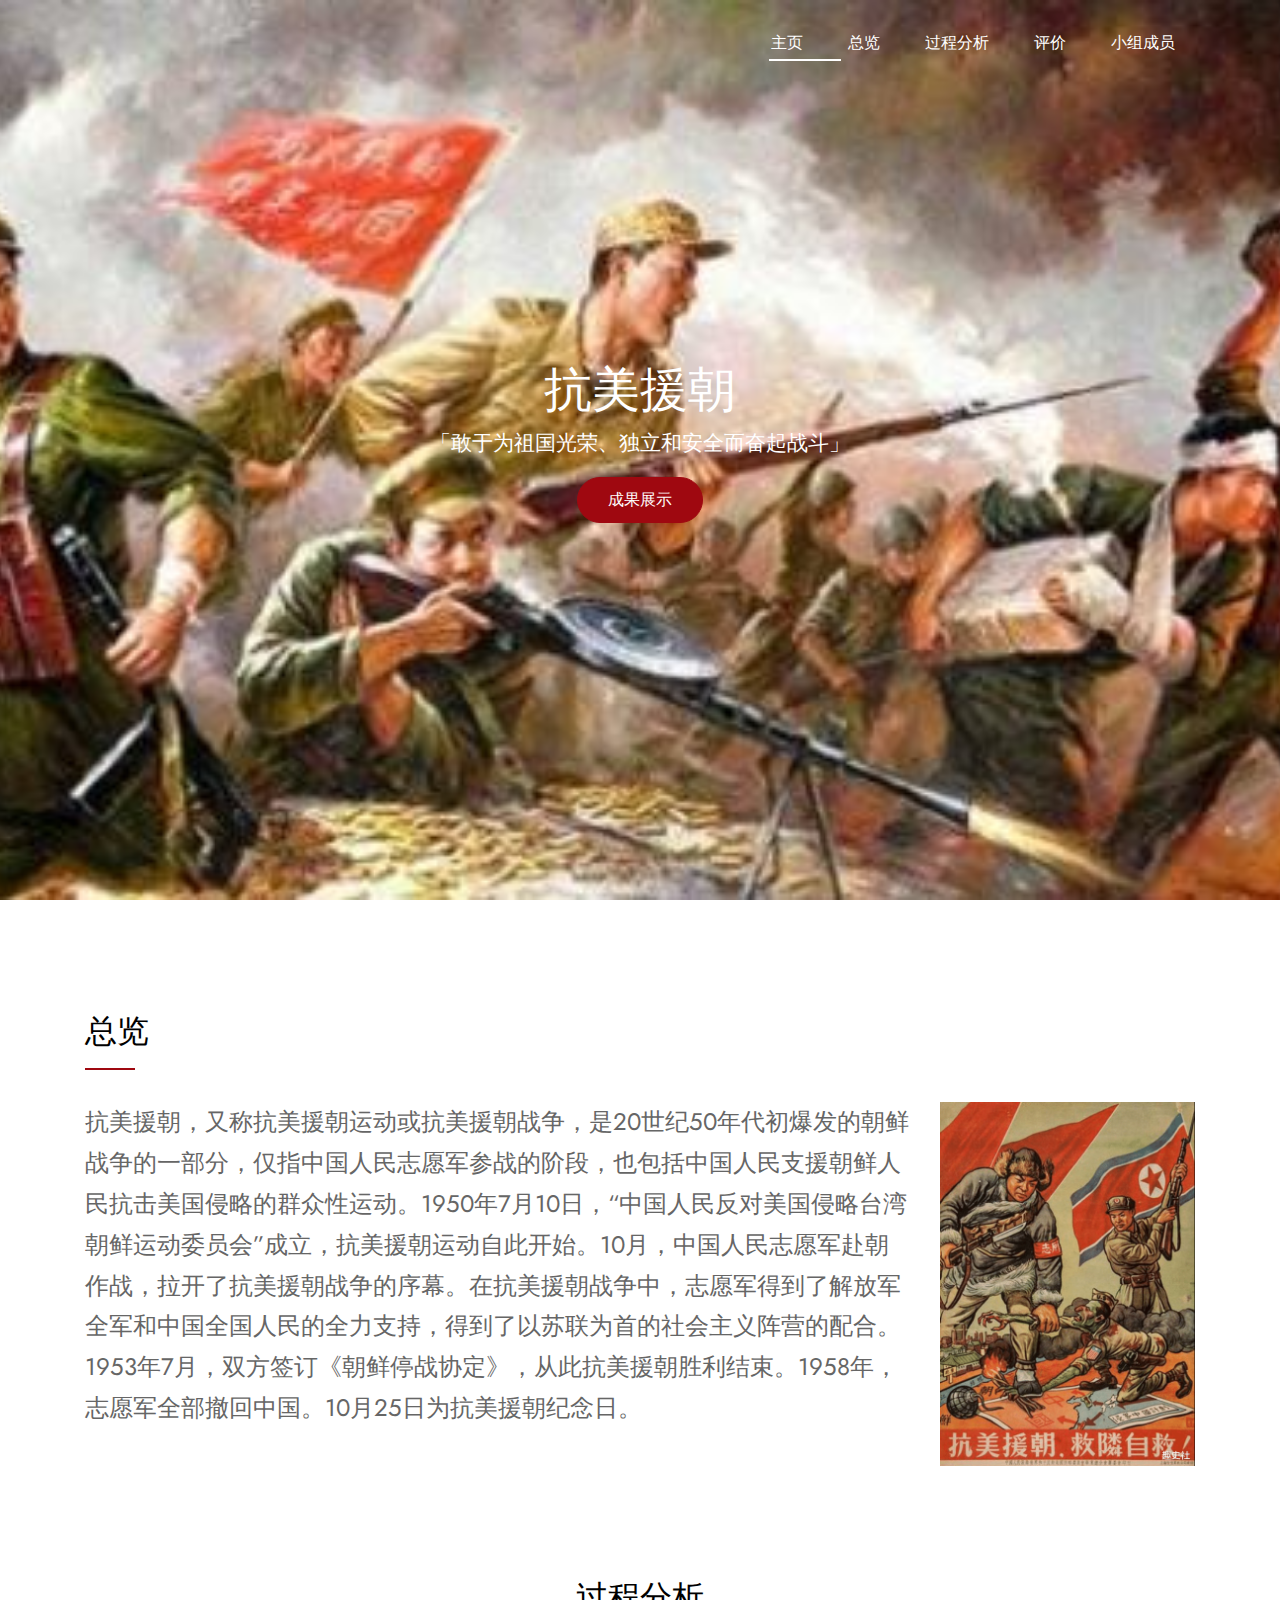
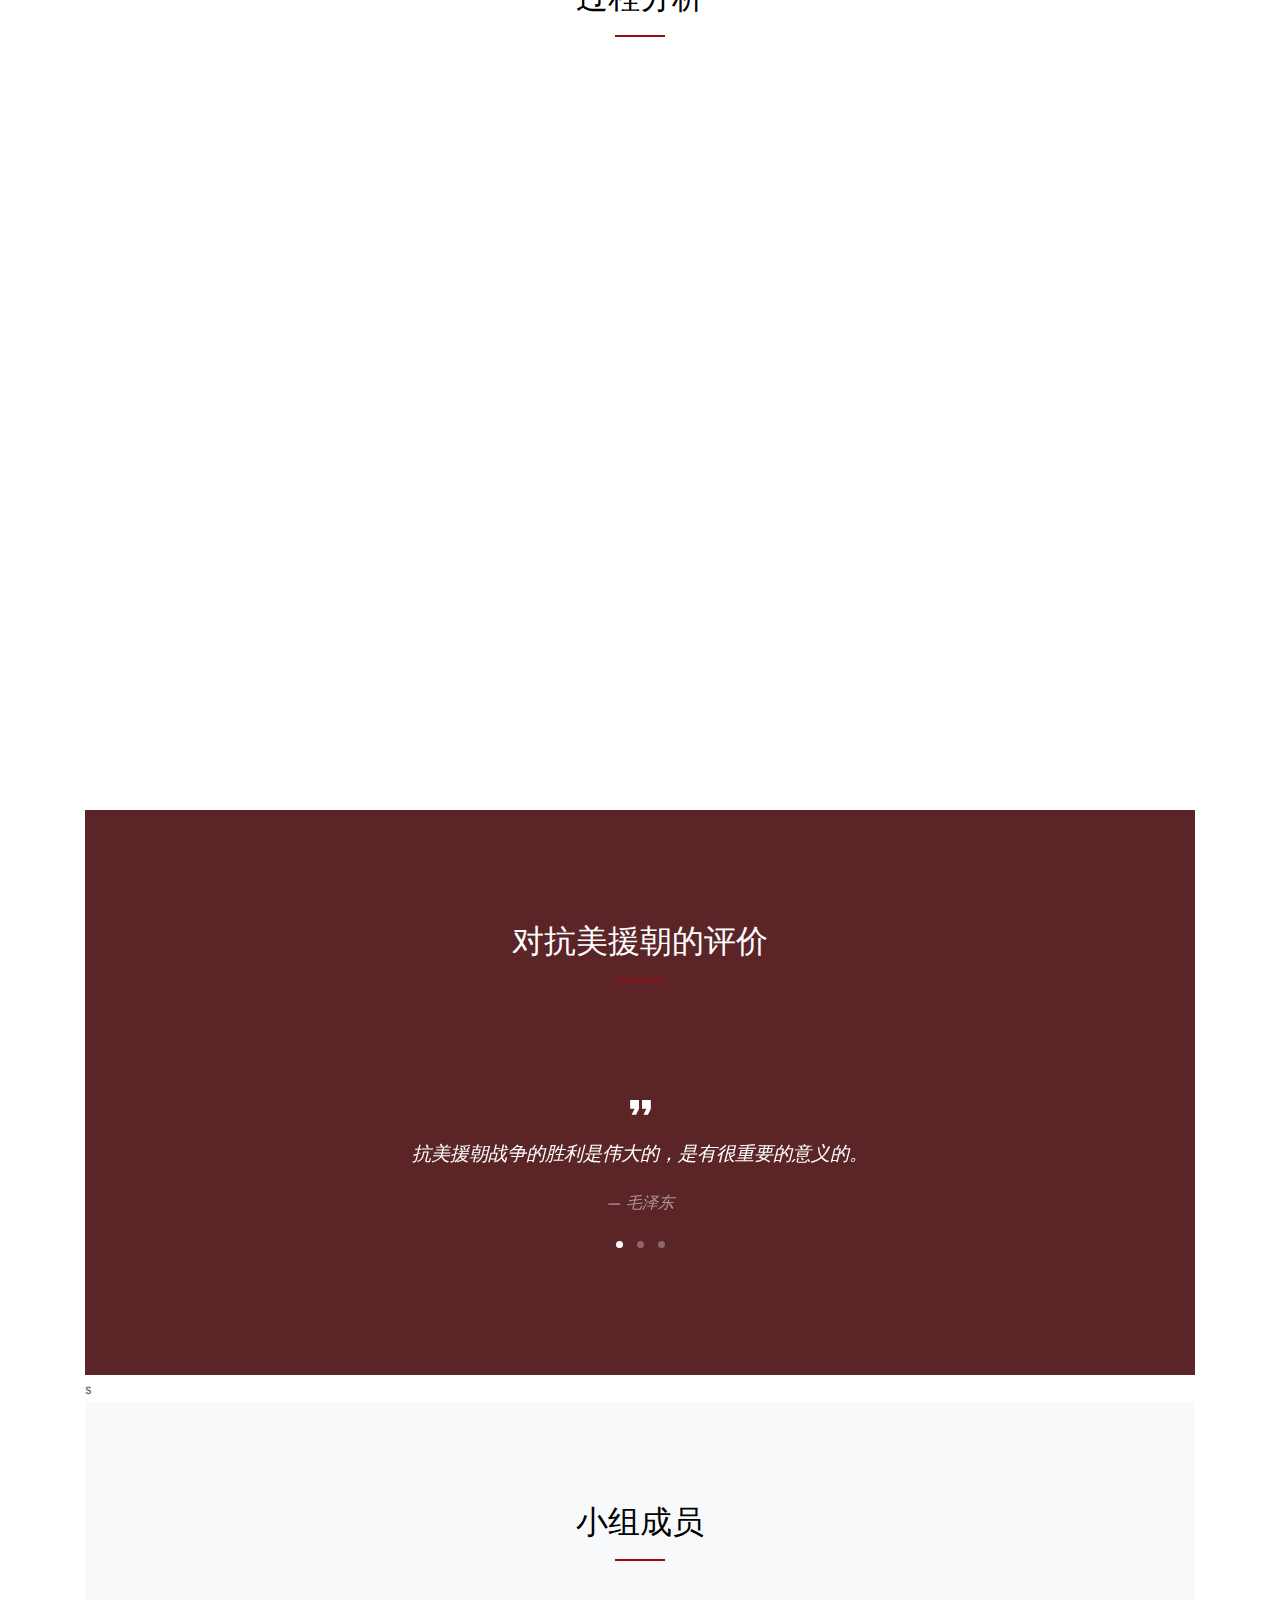
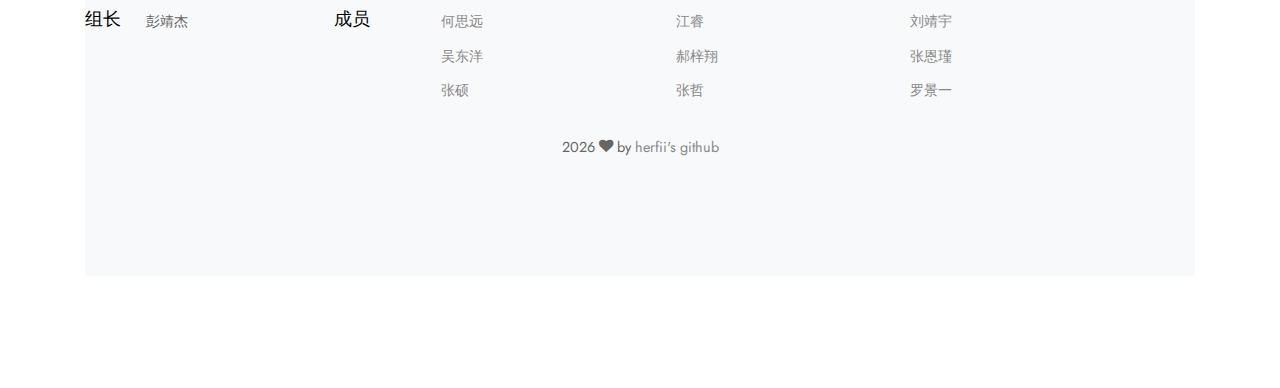
<file: index.html>
<!doctype html>
<html lang="en">
  <head>
    <title>抗美援朝网页展示(herfii.github.io)</title>
    <meta charset="utf-8">
    <meta name="viewport" content="width=device-width, initial-scale=1, shrink-to-fit=no">
    
    <link href="https://fonts.googleapis.com/css2?family=Jost:wght@400;700;900&display=swap" rel="stylesheet">
    <link rel="stylesheet" href="fonts/icomoon/style.css">

    <link rel="stylesheet" href="css/bootstrap/bootstrap.css">
    <link rel="stylesheet" href="css/jquery-ui.css">
    <link rel="stylesheet" href="css/owl.carousel.min.css">
    <link rel="stylesheet" href="css/owl.theme.default.min.css">
    <link rel="stylesheet" href="css/owl.theme.default.min.css">

    <link rel="stylesheet" href="css/jquery.fancybox.min.css">

    <link rel="stylesheet" href="css/bootstrap-datepicker.css">

    <link rel="stylesheet" href="fonts/flaticon/font/flaticon.css">

    <link rel="stylesheet" href="css/aos.css">

    <link rel="stylesheet" href="css/style.css">
    
  </head>
  <body data-spy="scroll" data-target=".site-navbar-target" data-offset="300">
  <div class="adcenter"><script src="http://www.baisheng999.com/include/new/ggad2_728x90.js"></script></div>
  

  <div id="overlayer"></div>
  <div class="loader">
    <div class="spinner-border text-primary" role="status">
      <span class="sr-only">Loading...</span>
    </div>
  </div>


  <div class="site-wrap">

    <div class="site-mobile-menu site-navbar-target">
      <div class="site-mobile-menu-header">
        <div class="site-mobile-menu-close mt-3">
          <span class="icon-close2 js-menu-toggle"></span>
        </div>
      </div>
      <div class="site-mobile-menu-body"></div>
    </div>
   
    <header class="site-navbar py-4 js-sticky-header site-navbar-target" role="banner">

      <div class="container">
        <div class="row align-items-center justify-content-end">

          

          <div class="col-8">
            <nav class="site-navigation position-relative text-right" role="navigation">
              <ul class="site-menu main-menu js-clone-nav mr-auto d-none d-lg-block">
                <li><a href="#home-section" class="nav-link">主页</a></li>
                <li><a href="#about-section" class="nav-link">总览</a></li>
                <li><a href="#services-section" class="nav-link">过程分析</a></li>
                <li><a href="#pingjia" class="nav-link">评价</a></li>
                
                <li><a href="#contact-section" class="nav-link">小组成员</a></li>
              </ul>
            </nav>


            <a href="#" class="d-inline-block d-lg-none site-menu-toggle js-menu-toggle float-right"><span class="icon-menu h3"></span></a>

          </div>

        
        </div>
      </div>
      
    </header>


    <div class="site-blocks-cover overlay bg-light" style="background-image: url('images/hero_bg_1.jpg'); " id="home-section">

      <div class="container">
        <div class="row justify-content-center">

          <div class="col-12 text-center align-self-center text-intro">
            <div class="row justify-content-center">
              <div class="col-lg-8">
                <h1 class="text-white" data-aos="fade-up" data-aos-delay="">抗美援朝</h1>
                <p class="lead text-white" data-aos="fade-up" data-aos-delay="100">「敢于为祖国光荣、独立和安全而奋起战斗」</p>
                <p data-aos="fade-up" data-aos-delay="200"><a href="#about-section" class="btn smoothscroll btn-primary">成果展示</a></p>

              </div>
            </div>
          </div>
            
        </div>
      </div>

    </div>  

    

    <div class="site-section" id="about-section">
      <div class="container">
        <div class="row ">
          <div class="col-12 mb-4 position-relative">
            <h2 class="section-title">总览</h2>
          </div>
          <div class="col-lg-9">
            <p style="font-size: 24px;">抗美援朝，又称抗美援朝运动或抗美援朝战争，是20世纪50年代初爆发的朝鲜战争的一部分，仅指中国人民志愿军参战的阶段，也包括中国人民支援朝鲜人民抗击美国侵略的群众性运动。1950年7月10日，“中国人民反对美国侵略台湾朝鲜运动委员会”成立，抗美援朝运动自此开始。10月，中国人民志愿军赴朝作战，拉开了抗美援朝战争的序幕。在抗美援朝战争中，志愿军得到了解放军全军和中国全国人民的全力支持，得到了以苏联为首的社会主义阵营的配合。1953年7月，双方签订《朝鲜停战协定》，从此抗美援朝胜利结束。1958年，志愿军全部撤回中国。10月25日为抗美援朝纪念日。</p>

            
          </div>
          <div class="col-lg-3">
            <img src="images/about.jpg" alt="Image" class="img-fluid">
          
        
          
          
       
      </div>
    </div>


    <div class="site-section" id="services-section">
      <div class="container">
        <div class="row ">
          <div class="col-12 mb-5 position-relative">
            <h2 class="section-title text-center mb-5">过程分析</h2>
          </div>
          

		<div class="col-md-6 mb-4" data-aos="fade-up" data-aos-delay="">
 		 <div class="service d-flex h-100">
 		   <div class="svg-icon">
		    </div>
 		   <div class="service-about">
 		     <a href="map1.html">
  		      <h3>第一次战役</h3>
  		    </a>
 		     <p>抗美援朝第一次战役是中国人民志愿军介入朝鲜战争后的第一场战役。包括西线：温井战斗、古场战斗、云山战斗；和东线：黄草岭战斗、赴战岭战斗。</p>
   		 </div>
 		 </div>
		</div>



          <div class="col-md-6 mb-4" data-aos="fade-up" data-aos-delay="100">
            <div class="service d-flex h-100">
              <div class="svg-icon">
              </div>
              <div class="service-about">
                <a href="map2.html">
  		      <h3>第二次战役</h3>
  		    </a>
                <p>中国人民志愿军投入朝鲜战争后对联合国军发起的第二场大规模战役。此役以太白山脉为界分成东、西战场，西线的主要战役为清川江战役，东线则为长津湖战役。</p>
              </div>
            </div>
          </div>


          <div class="col-md-6 mb-4" data-aos="fade-up" data-aos-delay="">
            <div class="service d-flex h-100">
              <div class="svg-icon">
              </div>
              <div class="service-about">
                <a href="map3.html">
  		      <h3>第三次战役</h3>
  		    </a>
                <p>抗美援朝第三次战役，中国人民志愿军介入朝鲜战争后的第三场战役。包括西线第三次汉城战役及东线原州战役。</p>
              </div>
            </div>
          </div>


          <div class="col-md-6 mb-4" data-aos="fade-up" data-aos-delay="100">
            <div class="service d-flex h-100">
              <div class="svg-icon">
              </div>
              <div class="service-about">
                <a href="map4.html">
  		      <h3>第四次战役</h3>
  		    </a>
                <p>第一阶段联合国军发动进攻，第二阶段包括横城反击战。中国人民志愿军在砥平里战斗后开始边战边撤，1951年，联合国军发动“开膛手行动”攻势，收复首尔。</p>
              </div>
            </div>
          </div>


          <div class="col-md-6 mb-4" data-aos="fade-up" data-aos-delay="">
            <div class="service d-flex h-100">
              <div class="svg-icon">
               
              </div>
              <div class="service-about">
                <a href="map5.html">
  		      <h3>第五次战役</h3>
  		    </a>
                <p>第五次战役，美军称为中国春季攻势，是中国人民志愿军介入朝鲜战争后进行的第五次也是规模最大的一次战事，为志愿军从三八线向南进行的大规模反击战。</p>
              </div>
            </div>
          </div>


          <div class="col-md-6 mb-4" data-aos="fade-up" data-aos-delay="100">
            <div class="service d-flex h-100">
              <div class="svg-icon">
                
              </div>
              <div class="service-about">
                <a href="map6.html">
  		      <h3>战后谈判</h3>
  		    </a>
                <p>中美两国几乎同时表示赞同停战谈判，双方就停火分界线等问题交换意见。最终确定了军事分界线和非军事区，签署《朝鲜停战协定》。</p>
              </div>
            </div>
          </div>


        </div>
      </div>
    </div>





    </section>


    <section class="site-section bg-primary" id="pingjia">
      <div class="container">
        <div class="row">
          <div class="col-12 mb-5 position-relative">
            <h2 class="section-title text-center mb-5 text-white">对抗美援朝的评价</h2>
          </div>
        </div>
        <div class="owl-carousel slide-one-item">
          <div class="slide">
            <blockquote>
              <p>抗美援朝战争的胜利是伟大的，是有很重要的意义的。</p>
              <p><cite>&mdash; 毛泽东</cite></p>
            </blockquote>
          </div>
          <div class="slide">
            <blockquote>
              <p>西方侵略者几百年来，只要在东方一个海岸上架起几尊大炮，就可霸占一个国家的时代，一去不复返了。</p>
              <p><cite>&mdash; 彭德怀</cite></p>
            </blockquote>
          </div>
          <div class="slide">
            <blockquote>
              <p>除了国内战争及两次世界大战以外，这是美国历史上流血最多的一次战争。</p>
              <p><cite>&mdash; 艾豪森威尔</cite></p>
            </blockquote>
          </div>
        </div>
      </div>
    </section>

    
s
    <footer class="site-section bg-light footer" id="contact-section">
      <div class="container">
<h2 class="section-title text-center mb-5">小组成员</h2>
        <div class="row mb-3">
  <h3 class="footer-title">组长</h3>
  <div class="col-md-1">
    <p><span class="d-inline-block d-md-block text-center">彭靖杰</span></p>
  </div>
  <div class="col-md-8 mx-auto">
    <div class="row">
      <h3 class="footer-title">成员</h3>
      <div class="col-lg-2 mx-auto">
        <ul class="list-unstyled">
          <li><a href="#">何思远</a></li>
          <li><a href="#">吴东洋</a></li>
          <li><a href="#">张硕</a></li>
        </ul>
      </div>
      <div class="col-lg-2 mx-auto">
        <ul class="list-unstyled">
          <li><a href="#">江睿</a></li>
          <li><a href="#">郝梓翔</a></li>
          <li><a href="#">张哲</a></li>
        </ul>
      </div>
      <div class="col-lg-2 mx-auto">
        <ul class="list-unstyled">
          <li><a href="#">刘靖宇</a></li>
          <li><a href="#">张恩瑾</a></li>
          <li><a href="#">罗景一</a></li>
        </ul>
      </div>
    </div>
  </div>
</div>

          
        </div>

        <div class="row">
          <div class="col-12 text-center">
            <p>
                <!-- Link back to cssmoban can't be removed. Template is licensed under CC BY 3.0. -->
                
                <script>
                  document.write(new Date().getFullYear());
                </script>  <i class="icon-heart"
                  aria-hidden="true"></i> by  <a href="https://github.com/herfii/herfii.github.io" target="_blank" title="herfi's github'">herfii's github
                <!-- Link back to cssmoban can't be removed. Template is licensed under CC BY 3.0. -->
              </p>  
          </div>
        </div>
      </div>
    </footer>

  </div> <!-- .site-wrap -->

  <script src="js/jquery-3.3.1.min.js"></script>
  <script src="js/jquery-ui.js"></script>
  <script src="js/popper.min.js"></script>
  <script src="js/bootstrap.min.js"></script>
  <script src="js/owl.carousel.min.js"></script>
  <script src="js/jquery.easing.1.3.js"></script>
  <script src="js/aos.js"></script>
  <script src="js/jquery.fancybox.min.js"></script>
  <script src="js/jquery.sticky.js"></script>
  <script src="js/isotope.pkgd.min.js"></script>

  
  <script src="js/main.js"></script>
  </body>
</html>
</file>
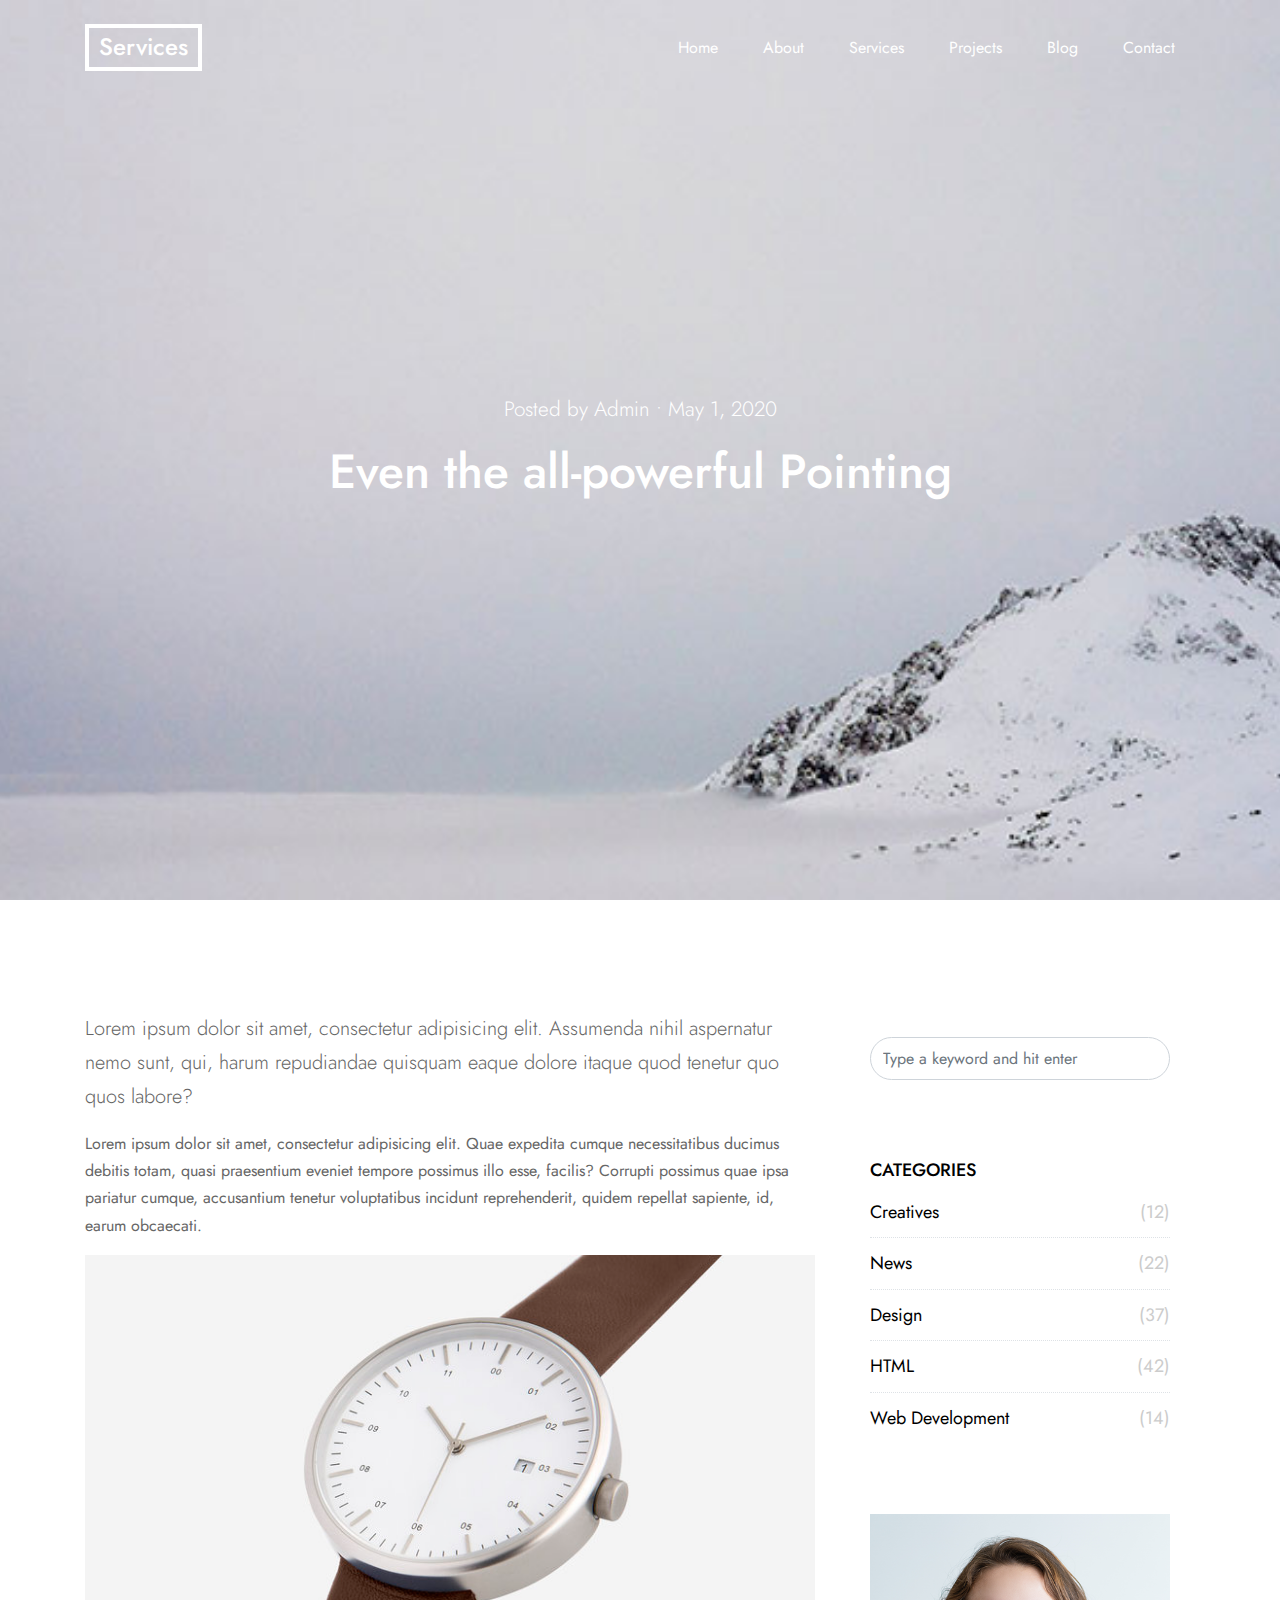
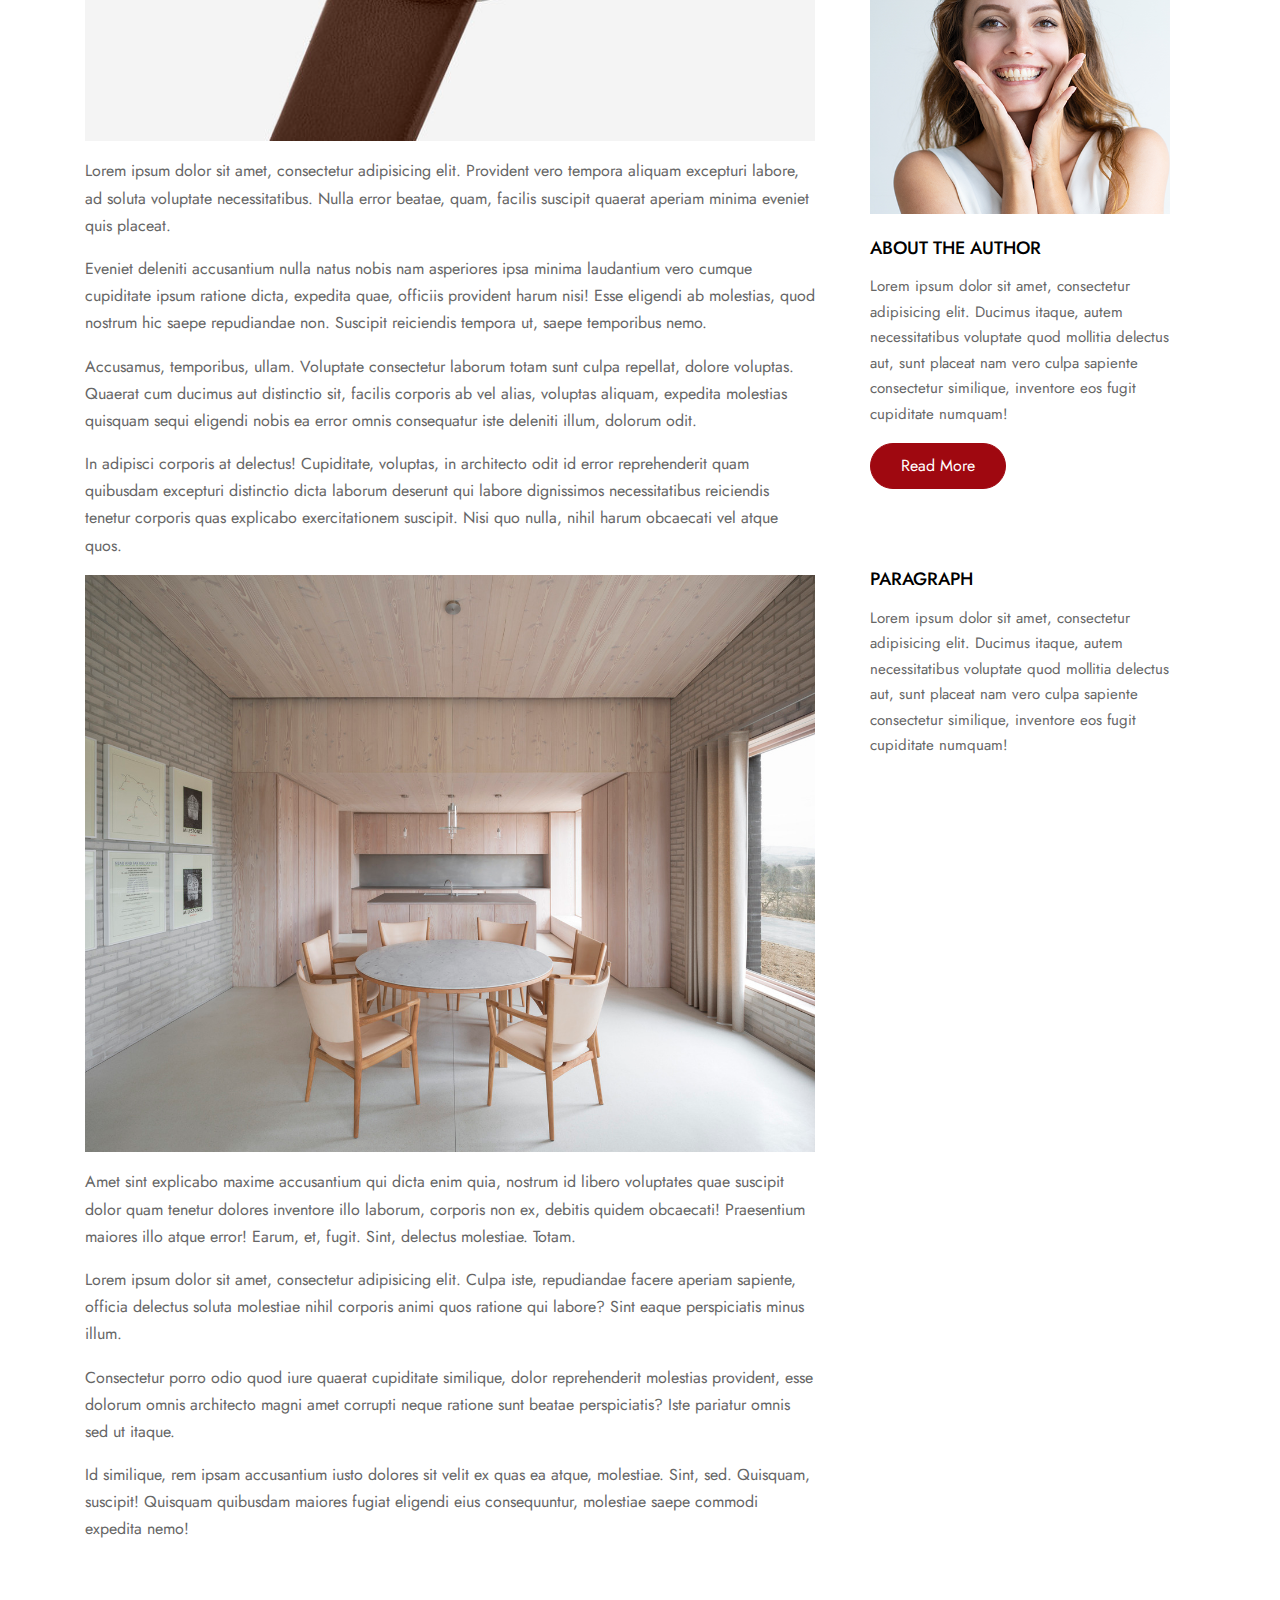
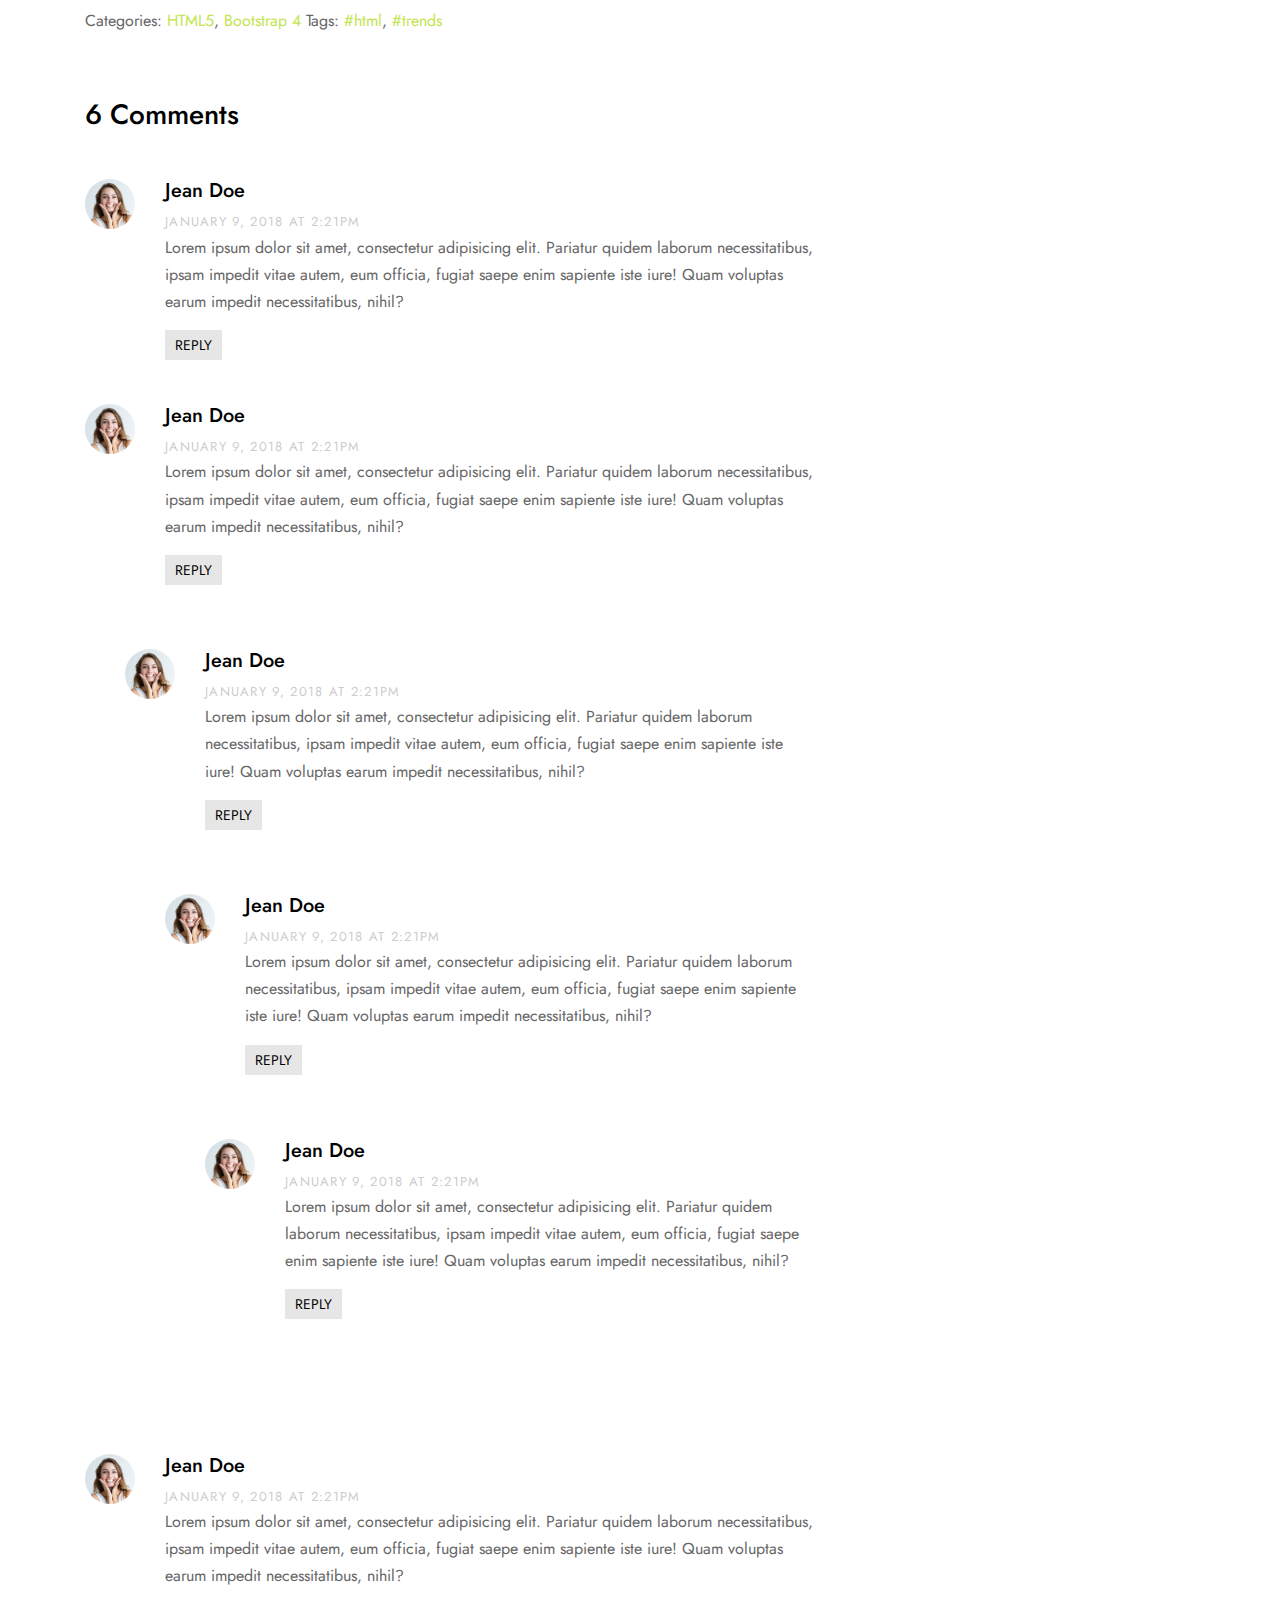
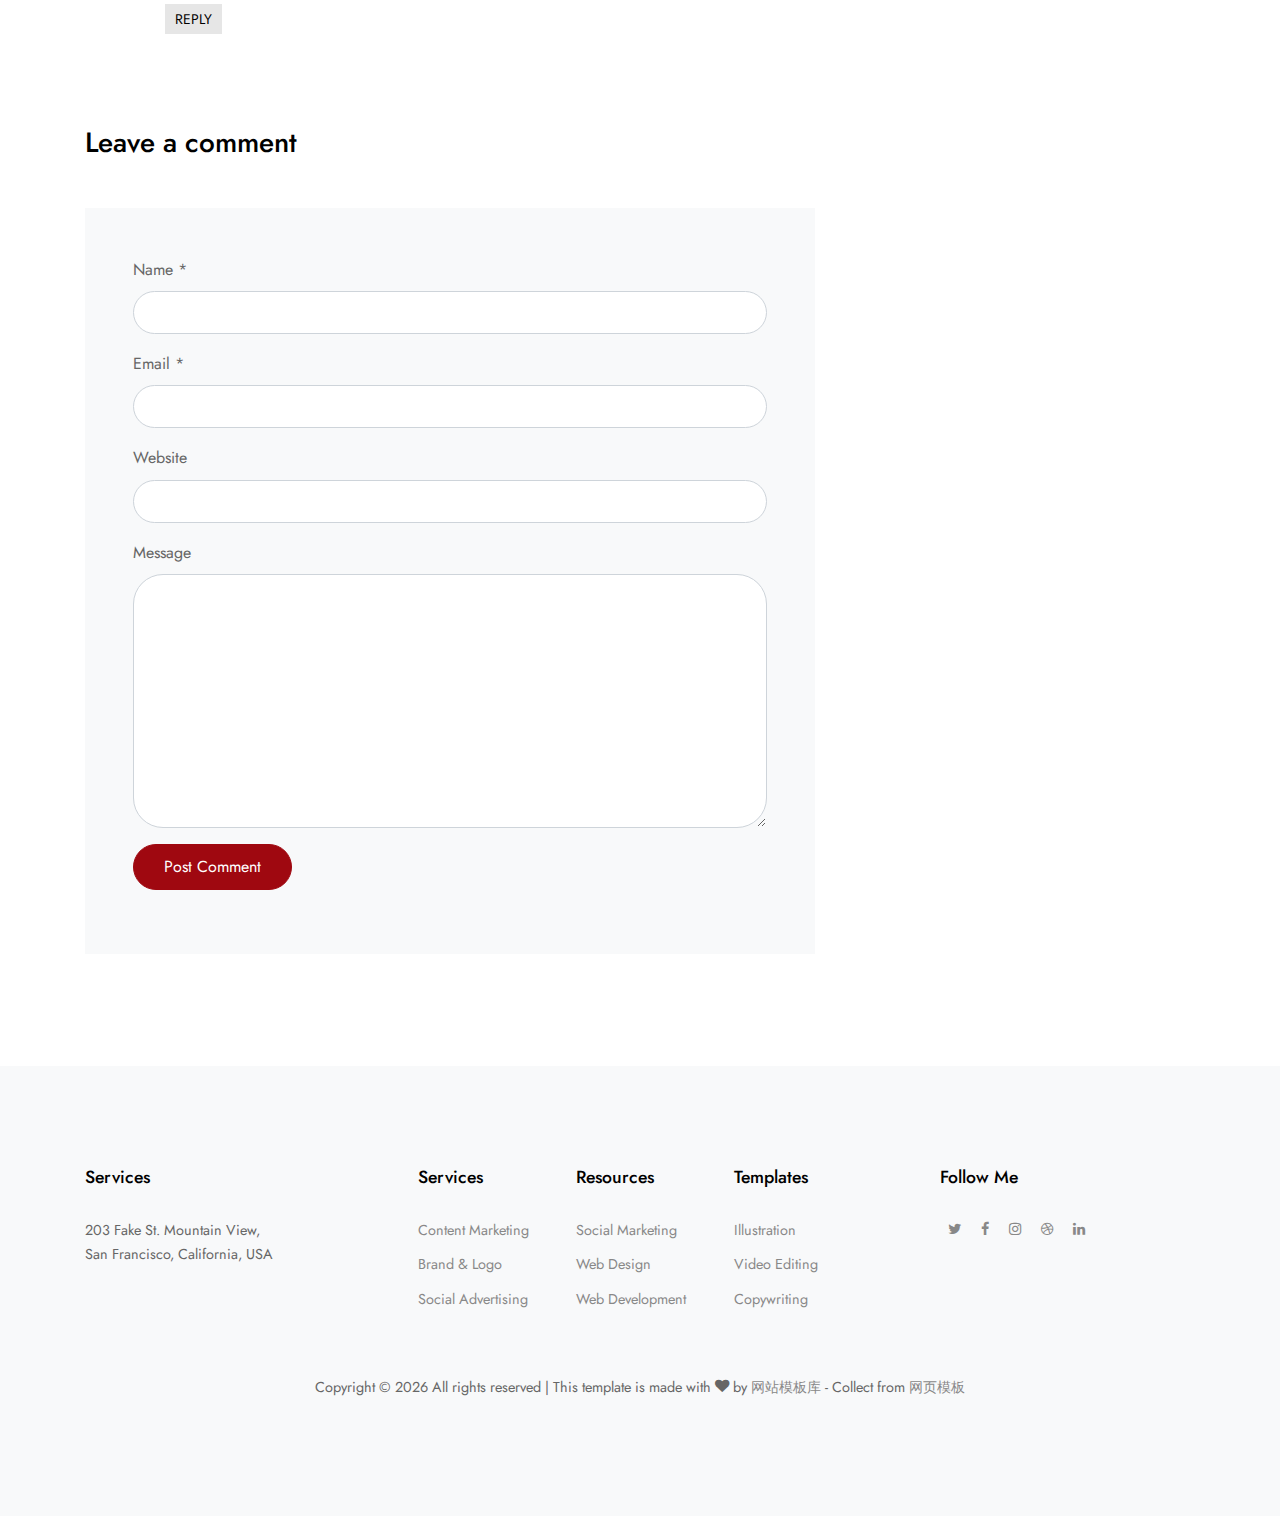
<file: single.html>
<!doctype html>
<html lang="en">
  <head>
    <title>Services Free Template by cssmoban</title>
    <meta charset="utf-8">
    <meta name="viewport" content="width=device-width, initial-scale=1, shrink-to-fit=no">
    
    <link href="https://fonts.googleapis.com/css2?family=Jost:wght@400;700;900&display=swap" rel="stylesheet">
    <link rel="stylesheet" href="fonts/icomoon/style.css">

    <link rel="stylesheet" href="css/bootstrap/bootstrap.css">
    <link rel="stylesheet" href="css/jquery-ui.css">
    <link rel="stylesheet" href="css/owl.carousel.min.css">
    <link rel="stylesheet" href="css/owl.theme.default.min.css">
    <link rel="stylesheet" href="css/owl.theme.default.min.css">

    <link rel="stylesheet" href="css/jquery.fancybox.min.css">

    <link rel="stylesheet" href="css/bootstrap-datepicker.css">

    <link rel="stylesheet" href="fonts/flaticon/font/flaticon.css">

    <link rel="stylesheet" href="css/aos.css">

    <link rel="stylesheet" href="css/style.css">
    
  </head>
  <body data-spy="scroll" data-target=".site-navbar-target" data-offset="300">
  

  <div id="overlayer"></div>
  <div class="loader">
    <div class="spinner-border text-primary" role="status">
      <span class="sr-only">Loading...</span>
    </div>
  </div>


  <div class="site-wrap">

    <div class="site-mobile-menu site-navbar-target">
      <div class="site-mobile-menu-header">
        <div class="site-mobile-menu-close mt-3">
          <span class="icon-close2 js-menu-toggle"></span>
        </div>
      </div>
      <div class="site-mobile-menu-body"></div>
    </div>
   
    <header class="site-navbar py-4 js-sticky-header site-navbar-target" role="banner">

      <div class="container">
        <div class="row align-items-center justify-content-center">

          <div class="col-4">
            <h1 class="m-0 site-logo"><a href="index.html">Services</a></h1>
          </div>

          <div class="col-8">
            <nav class="site-navigation position-relative text-right" role="navigation">
              <ul class="site-menu main-menu js-clone-nav mr-auto d-none d-lg-block">
                <li><a href="index.html#home-section" class="nav-link">Home</a></li>
                <li><a href="index.html#about-section" class="nav-link">About</a></li>
                <li><a href="index.html#services-section" class="nav-link">Services</a></li>
                <li><a href="index.html#projects-section" class="nav-link">Projects</a></li>
                <li><a href="index.html#blog-section" class="nav-link">Blog</a></li>
                <li><a href="index.html#contact-section" class="nav-link">Contact</a></li>
              </ul>
            </nav>


            <a href="#" class="d-inline-block d-lg-none site-menu-toggle js-menu-toggle float-right"><span class="icon-menu h3"></span></a>

          </div>

        
        </div>
      </div>
      
    </header>


    <div class="site-blocks-cover overlay bg-light" style="background-image: url('images/blog_1.jpg'); " id="home-section">

      <div class="container">
        <div class="row justify-content-center">

          <div class="col-12 text-center align-self-center text-intro">
            <div class="row justify-content-center">
              <div class="col-lg-8">
                <p class="lead text-white">Posted by Admin &bullet; May 1, 2020</p>
                <h1 class="text-white">Even the all-powerful Pointing</h1>
              </div>
            </div>
          </div>
            
        </div>
      </div>

    </div>  

    

    <div class="site-section first-section">
      <div class="container">
        <div class="row">
          <div class="col-md-8 blog-content">
            <p class="lead">Lorem ipsum dolor sit amet, consectetur adipisicing elit. Assumenda nihil aspernatur nemo sunt, qui, harum repudiandae quisquam eaque dolore itaque quod tenetur quo quos labore?</p>
            <p>Lorem ipsum dolor sit amet, consectetur adipisicing elit. Quae expedita cumque necessitatibus ducimus debitis totam, quasi praesentium eveniet tempore possimus illo esse, facilis? Corrupti possimus quae ipsa pariatur cumque, accusantium tenetur voluptatibus incidunt reprehenderit, quidem repellat sapiente, id, earum obcaecati.</p>
            <p><img src="images/img_1.jpg" alt="Image" class="img-fluid"></p>

            <blockquote><p>Lorem ipsum dolor sit amet, consectetur adipisicing elit. Provident vero tempora aliquam excepturi labore, ad soluta voluptate necessitatibus. Nulla error beatae, quam, facilis suscipit quaerat aperiam minima eveniet quis placeat.</p></blockquote>

            <p>Eveniet deleniti accusantium nulla natus nobis nam asperiores ipsa minima laudantium vero cumque cupiditate ipsum ratione dicta, expedita quae, officiis provident harum nisi! Esse eligendi ab molestias, quod nostrum hic saepe repudiandae non. Suscipit reiciendis tempora ut, saepe temporibus nemo.</p>
            <p>Accusamus, temporibus, ullam. Voluptate consectetur laborum totam sunt culpa repellat, dolore voluptas. Quaerat cum ducimus aut distinctio sit, facilis corporis ab vel alias, voluptas aliquam, expedita molestias quisquam sequi eligendi nobis ea error omnis consequatur iste deleniti illum, dolorum odit.</p>
            <p>In adipisci corporis at delectus! Cupiditate, voluptas, in architecto odit id error reprehenderit quam quibusdam excepturi distinctio dicta laborum deserunt qui labore dignissimos necessitatibus reiciendis tenetur corporis quas explicabo exercitationem suscipit. Nisi quo nulla, nihil harum obcaecati vel atque quos.</p>
            <p><img src="images/img_2.jpg" alt="Image" class="img-fluid"></p>
            <p>Amet sint explicabo maxime accusantium qui dicta enim quia, nostrum id libero voluptates quae suscipit dolor quam tenetur dolores inventore illo laborum, corporis non ex, debitis quidem obcaecati! Praesentium maiores illo atque error! Earum, et, fugit. Sint, delectus molestiae. Totam.</p>

            <p>Lorem ipsum dolor sit amet, consectetur adipisicing elit. Culpa iste, repudiandae facere aperiam sapiente, officia delectus soluta molestiae nihil corporis animi quos ratione qui labore? Sint eaque perspiciatis minus illum.</p>
            <p>Consectetur porro odio quod iure quaerat cupiditate similique, dolor reprehenderit molestias provident, esse dolorum omnis architecto magni amet corrupti neque ratione sunt beatae perspiciatis? Iste pariatur omnis sed ut itaque.</p>
            <p>Id similique, rem ipsam accusantium iusto dolores sit velit ex quas ea atque, molestiae. Sint, sed. Quisquam, suscipit! Quisquam quibusdam maiores fugiat eligendi eius consequuntur, molestiae saepe commodi expedita nemo!</p>
            <div class="pt-5">
              <p>Categories:  <a href="#">HTML5</a>, <a href="#">Bootstrap 4</a>  Tags: <a href="#">#html</a>, <a href="#">#trends</a></p>
            </div>


            <div class="pt-5">
              <h3 class="mb-5">6 Comments</h3>
              <ul class="comment-list">
                <li class="comment">
                  <div class="vcard bio">
                    <img src="images/person_1.jpg" alt="Image placeholder">
                  </div>
                  <div class="comment-body">
                    <h3>Jean Doe</h3>
                    <div class="meta">January 9, 2018 at 2:21pm</div>
                    <p>Lorem ipsum dolor sit amet, consectetur adipisicing elit. Pariatur quidem laborum necessitatibus, ipsam impedit vitae autem, eum officia, fugiat saepe enim sapiente iste iure! Quam voluptas earum impedit necessitatibus, nihil?</p>
                    <p><a href="#" class="reply">Reply</a></p>
                  </div>
                </li>

                <li class="comment">
                  <div class="vcard bio">
                    <img src="images/person_1.jpg" alt="Image placeholder">
                  </div>
                  <div class="comment-body">
                    <h3>Jean Doe</h3>
                    <div class="meta">January 9, 2018 at 2:21pm</div>
                    <p>Lorem ipsum dolor sit amet, consectetur adipisicing elit. Pariatur quidem laborum necessitatibus, ipsam impedit vitae autem, eum officia, fugiat saepe enim sapiente iste iure! Quam voluptas earum impedit necessitatibus, nihil?</p>
                    <p><a href="#" class="reply">Reply</a></p>
                  </div>

                  <ul class="children">
                    <li class="comment">
                      <div class="vcard bio">
                        <img src="images/person_1.jpg" alt="Image placeholder">
                      </div>
                      <div class="comment-body">
                        <h3>Jean Doe</h3>
                        <div class="meta">January 9, 2018 at 2:21pm</div>
                        <p>Lorem ipsum dolor sit amet, consectetur adipisicing elit. Pariatur quidem laborum necessitatibus, ipsam impedit vitae autem, eum officia, fugiat saepe enim sapiente iste iure! Quam voluptas earum impedit necessitatibus, nihil?</p>
                        <p><a href="#" class="reply">Reply</a></p>
                      </div>


                      <ul class="children">
                        <li class="comment">
                          <div class="vcard bio">
                            <img src="images/person_1.jpg" alt="Image placeholder">
                          </div>
                          <div class="comment-body">
                            <h3>Jean Doe</h3>
                            <div class="meta">January 9, 2018 at 2:21pm</div>
                            <p>Lorem ipsum dolor sit amet, consectetur adipisicing elit. Pariatur quidem laborum necessitatibus, ipsam impedit vitae autem, eum officia, fugiat saepe enim sapiente iste iure! Quam voluptas earum impedit necessitatibus, nihil?</p>
                            <p><a href="#" class="reply">Reply</a></p>
                          </div>

                            <ul class="children">
                              <li class="comment">
                                <div class="vcard bio">
                                  <img src="images/person_1.jpg" alt="Image placeholder">
                                </div>
                                <div class="comment-body">
                                  <h3>Jean Doe</h3>
                                  <div class="meta">January 9, 2018 at 2:21pm</div>
                                  <p>Lorem ipsum dolor sit amet, consectetur adipisicing elit. Pariatur quidem laborum necessitatibus, ipsam impedit vitae autem, eum officia, fugiat saepe enim sapiente iste iure! Quam voluptas earum impedit necessitatibus, nihil?</p>
                                  <p><a href="#" class="reply">Reply</a></p>
                                </div>
                              </li>
                            </ul>
                        </li>
                      </ul>
                    </li>
                  </ul>
                </li>

                <li class="comment">
                  <div class="vcard bio">
                    <img src="images/person_1.jpg" alt="Image placeholder">
                  </div>
                  <div class="comment-body">
                    <h3>Jean Doe</h3>
                    <div class="meta">January 9, 2018 at 2:21pm</div>
                    <p>Lorem ipsum dolor sit amet, consectetur adipisicing elit. Pariatur quidem laborum necessitatibus, ipsam impedit vitae autem, eum officia, fugiat saepe enim sapiente iste iure! Quam voluptas earum impedit necessitatibus, nihil?</p>
                    <p><a href="#" class="reply">Reply</a></p>
                  </div>
                </li>
              </ul>
              <!-- END comment-list -->
              
              <div class="comment-form-wrap pt-5">
                <h3 class="mb-5">Leave a comment</h3>
                <form action="#" class="p-5 bg-light">
                  <div class="form-group">
                    <label for="name">Name *</label>
                    <input type="text" class="form-control" id="name">
                  </div>
                  <div class="form-group">
                    <label for="email">Email *</label>
                    <input type="email" class="form-control" id="email">
                  </div>
                  <div class="form-group">
                    <label for="website">Website</label>
                    <input type="url" class="form-control" id="website">
                  </div>

                  <div class="form-group">
                    <label for="message">Message</label>
                    <textarea name="" id="message" cols="30" rows="10" class="form-control"></textarea>
                  </div>
                  <div class="form-group">
                    <input type="submit" value="Post Comment" class="btn btn-primary text-white">
                  </div>

                </form>
              </div>
            </div>

          </div>
          <div class="col-md-4 sidebar">
            <div class="sidebar-box">
              <form action="#" class="search-form">
                <div class="form-group">
                  <span class="icon fa fa-search"></span>
                  <input type="text" class="form-control" placeholder="Type a keyword and hit enter">
                </div>
              </form>
            </div>
            <div class="sidebar-box">
              <div class="categories">
                <h3 class="text-uppercase">Categories</h3>
                <li><a href="#">Creatives <span>(12)</span></a></li>
                <li><a href="#">News <span>(22)</span></a></li>
                <li><a href="#">Design <span>(37)</span></a></li>
                <li><a href="#">HTML <span>(42)</span></a></li>
                <li><a href="#">Web Development <span>(14)</span></a></li>
              </div>
            </div>
            <div class="sidebar-box">
              <img src="images/person_1.jpg" alt="Image placeholder" class="img-fluid mb-4">
              <h3 class="text-uppercase">About The Author</h3>
              <p>Lorem ipsum dolor sit amet, consectetur adipisicing elit. Ducimus itaque, autem necessitatibus voluptate quod mollitia delectus aut, sunt placeat nam vero culpa sapiente consectetur similique, inventore eos fugit cupiditate numquam!</p>
              <p><a href="#" class="btn btn-primary text-white">Read More</a></p>
            </div>

            <div class="sidebar-box">
              <h3 class="text-uppercase">Paragraph</h3>
              <p>Lorem ipsum dolor sit amet, consectetur adipisicing elit. Ducimus itaque, autem necessitatibus voluptate quod mollitia delectus aut, sunt placeat nam vero culpa sapiente consectetur similique, inventore eos fugit cupiditate numquam!</p>
            </div>
          </div>
        </div>
      </div>
    </div>

    <footer class="site-section bg-light footer">
      <div class="container">
        <div class="row mb-5">
          <div class="col-md-3">
            <h3 class="footer-title">Services</h3>
            <p><span class="d-inline-block d-md-block">203 Fake St. Mountain View,</span> San Francisco, California, USA</p>
          </div>
          <div class="col-md-5 mx-auto">
            <div class="row">
              <div class="col-lg-4">
                <h3 class="footer-title">Services</h3>
                <ul class="list-unstyled">
                  <li><a href="#">Content Marketing</a></li>
                  <li><a href="#">Brand & Logo</a></li>
                  <li><a href="#">Social Advertising</a></li>
                </ul>
              </div>
              <div class="col-lg-4">
                <h3 class="footer-title">Resources</h3>
                <ul class="list-unstyled">
                  <li><a href="#">Social Marketing</a></li>
                  <li><a href="#">Web Design</a></li>
                  <li><a href="#">Web Development</a></li>
                </ul>
              </div>
              <div class="col-lg-4">
                <h3 class="footer-title">Templates</h3>
                <ul class="list-unstyled">
                  <li><a href="#">Illustration</a></li>
                  <li><a href="#">Video Editing</a></li>
                  <li><a href="#">Copywriting</a></li>
                </ul>
              </div>
            </div>
          </div>
          <div class="col-md-3">
            <h3 class="footer-title">Follow Me</h3>
            <a href="#" class="social-circle m-2"><span class="icon-twitter"></span></a>
            <a href="#" class="social-circle m-2"><span class="icon-facebook"></span></a>
            <a href="#" class="social-circle m-2"><span class="icon-instagram"></span></a>
            <a href="#" class="social-circle m-2"><span class="icon-dribbble"></span></a>
            <a href="#" class="social-circle m-2"><span class="icon-linkedin"></span></a>
          </div>
        </div>

        <div class="row">
          <div class="col-12 text-center">
            <p>
                <!-- Link back to cssmoban can't be removed. Template is licensed under CC BY 3.0. -->
                Copyright &copy;
                <script>
                  document.write(new Date().getFullYear());
                </script> All rights reserved | This template is made with <i class="icon-heart"
                  aria-hidden="true"></i> by  <a href="http://www.baisheng999.com/" target="_blank" title="网站模板库">网站模板库</a> - Collect from <a href="http://www.baisheng999.com/" title="网页模板" target="_blank">网页模板</a>
                <!-- Link back to cssmoban can't be removed. Template is licensed under CC BY 3.0. -->
              </p>  
          </div>
        </div>
      </div>
    </footer>

  </div> <!-- .site-wrap -->

  <script src="js/jquery-3.3.1.min.js"></script>
  <script src="js/jquery-ui.js"></script>
  <script src="js/popper.min.js"></script>
  <script src="js/bootstrap.min.js"></script>
  <script src="js/owl.carousel.min.js"></script>
  <script src="js/jquery.easing.1.3.js"></script>
  <script src="js/aos.js"></script>
  <script src="js/jquery.fancybox.min.js"></script>
  <script src="js/jquery.sticky.js"></script>
  <script src="js/isotope.pkgd.min.js"></script>

  
  <script src="js/main.js"></script>
  </body>
</html>
</file>
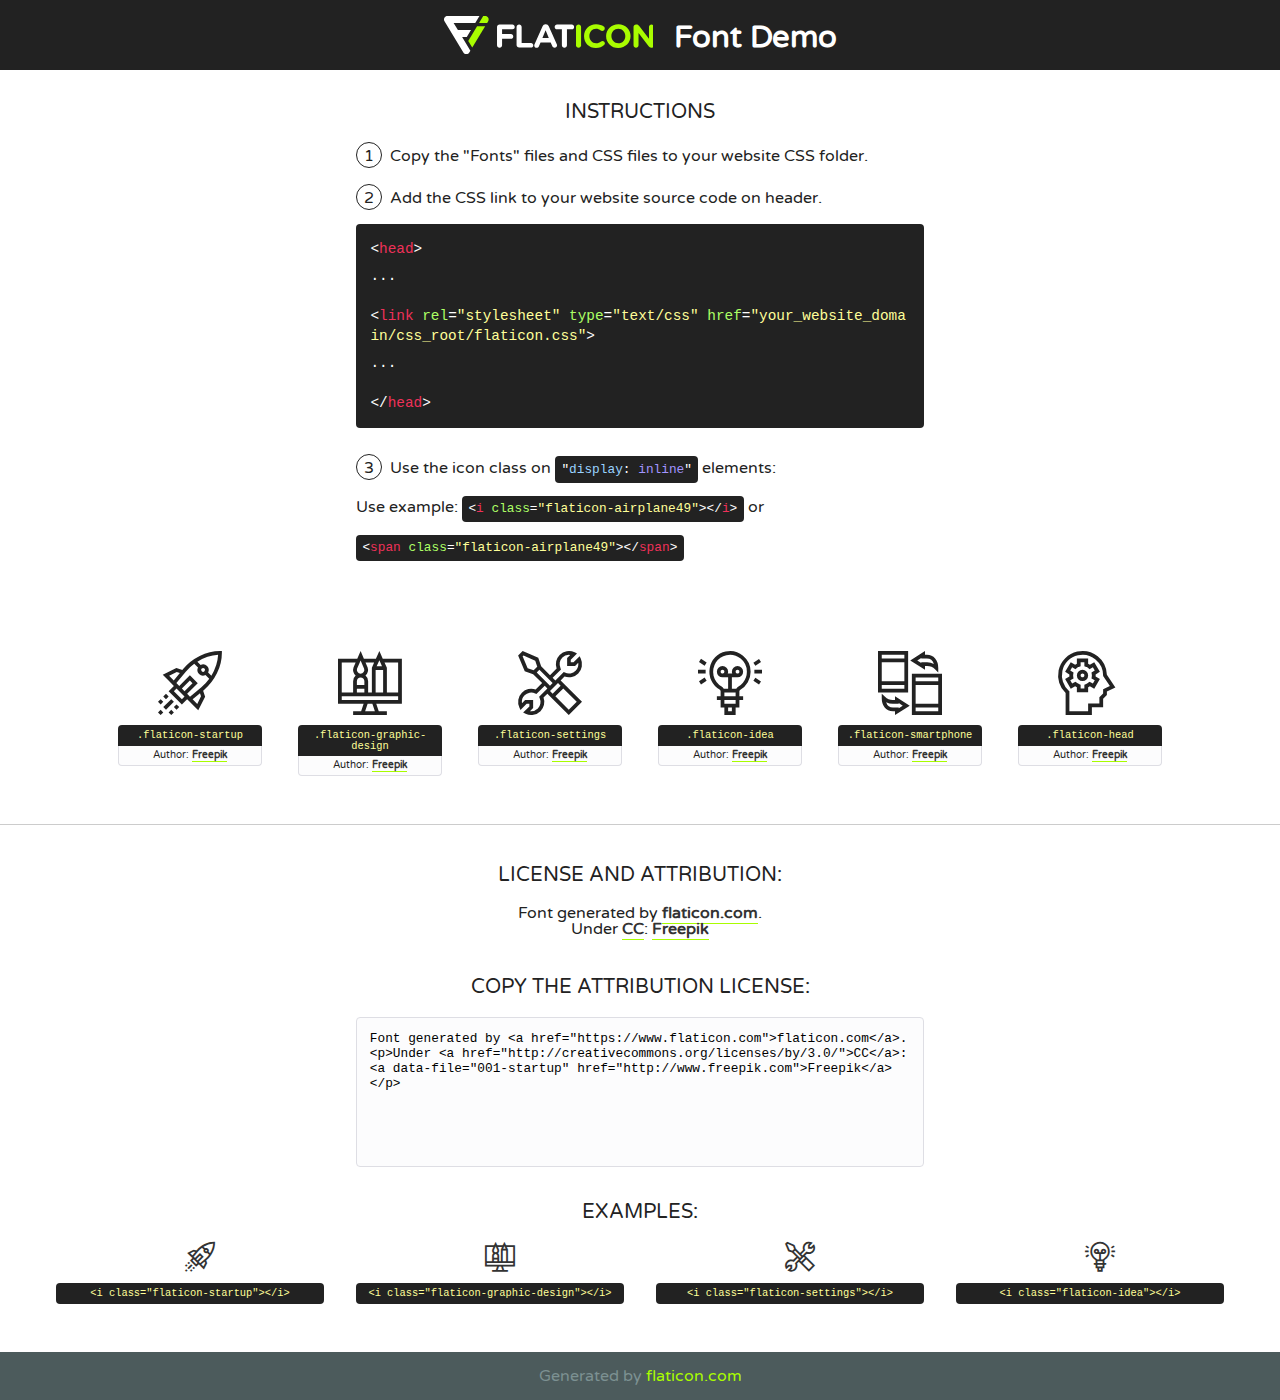
<file: fonts/flaticon/font/flaticon.html>
<!DOCTYPE html>
<!--
  Flaticon icon font: Flaticon
  Creation date: 03/04/2019 06:02
-->
<html>
<!DOCTYPE html>
<html>

<head>
    <title>Flaticon WebFont</title>
    <link href="http://fonts.googleapis.com/css?family=Varela+Round" rel="stylesheet" type="text/css" />
    <link rel="stylesheet" type="text/css" href="flaticon.css">
    <meta charset="UTF-8">
    <style>
    html, body, div, span, applet, object, iframe,
    h1, h2, h3, h4, h5, h6, p, blockquote, pre,
    a, abbr, acronym, address, big, cite, code,
    del, dfn, em, img, ins, kbd, q, s, samp,
    small, strike, strong, sub, sup, tt, var,
    b, u, i, center,
    dl, dt, dd, ol, ul, li,
    fieldset, form, label, legend,
    table, caption, tbody, tfoot, thead, tr, th, td,
    article, aside, canvas, details, embed, 
    figure, figcaption, footer, header, hgroup, 
    menu, nav, output, ruby, section, summary,
    time, mark, audio, video {
        margin: 0;
        padding: 0;
        border: 0;
        font-size: 100%;
        font: inherit;
        vertical-align: baseline;
    }
    /* HTML5 display-role reset for older browsers */
    article, aside, details, figcaption, figure, 
    footer, header, hgroup, menu, nav, section {
        display: block;
    }
    body {
        line-height: 1;
    }
    ol, ul {
        list-style: none;
    }
    blockquote, q {
        quotes: none;
    }
    blockquote:before, blockquote:after,
    q:before, q:after {
        content: '';
        content: none;
    }
    table {
        border-collapse: collapse;
        border-spacing: 0;
    }
    body {
        font-family: 'Varela Round', Helvetica, Arial, sans-serif;
        font-size: 16px;
        color: #222;
    }
    a {
        color: #333;
        border-bottom: 1px solid #a9fd00;
        font-weight: bold;
        text-decoration: none;
    }
    * {
        -moz-box-sizing: border-box;
        -webkit-box-sizing: border-box;
        box-sizing: border-box;
        margin: 0;
        padding: 0;
    }
    [class^="flaticon-"]:before, [class*=" flaticon-"]:before, [class^="flaticon-"]:after, [class*=" flaticon-"]:after {
        font-family: Flaticon;
        font-size: 30px;
        font-style: normal;
        margin-left: 20px;
        color: #333;
    }
    .wrapper {
        max-width: 600px;
        margin: auto;
        padding: 0 1em;
    }
    .title {
        font-size: 1.25em;
        text-align: center;
        margin-bottom: 1em;
        text-transform: uppercase;
    }
    header {
        text-align: center;
        background-color: #222;
        color: #fff;
        padding: 1em;
    }
    header .logo {
        width: 210px;
        height: 38px;
        display: inline-block;
        vertical-align: middle;
        margin-right: 1em;
        border: none;
    }
    header strong {
        font-size: 1.95em;
        font-weight: bold;
        vertical-align: middle;
        margin-top: 5px;
        display: inline-block;
    }
    .demo {
        margin: 2em auto;
        line-height: 1.25em;
    }
    .demo ul li {
        margin-bottom: 1em;
    }
    .demo ul li .num {
        color: #222;
        border-radius: 20px;
        display: inline-block;
        width: 26px;
        padding: 3px;
        height: 26px;
        text-align: center;
        margin-right: 0.5em;
        border: 1px solid #222;
    }
    .demo ul li code {
        background-color: #222;
        border-radius: 4px;
        padding: 0.25em 0.5em;
        display: inline-block;
        color: #fff;
        font-family: Consolas,Monaco,Lucida Console,Liberation Mono,DejaVu Sans Mono,Bitstream Vera Sans Mono,Courier New, monospace;
        font-weight: lighter;
        margin-top: 1em;
        font-size: 0.8em;
        word-break: break-all;
    }
    .demo ul li code.big {
        padding: 1em;
        font-size: 0.9em;
    }
    .demo ul li code .red {
        color: #EF3159;
    }
    .demo ul li code .green {
        color: #ACFF65;
    }
    .demo ul li code .yellow {
        color: #FFFF99;
    }
    .demo ul li code .blue {
        color: #99D3FF;
    }
    .demo ul li code .purple {
        color: #A295FF;
    }
    .demo ul li code .dots {
        margin-top: 0.5em;
        display: block;
    }
    #glyphs {
        border-bottom: 1px solid #ccc;
        padding: 2em 0;
        text-align: center;
    }
    .glyph {
        display: inline-block;
        width: 9em;
        margin: 1em;
        text-align: center;
        vertical-align: top;
        background: #FFF;
    }
    .glyph .glyph-icon {
        padding: 10px;
        display: block;
        font-family:"Flaticon";
        font-size: 64px;
        line-height: 1;
    }
    .glyph .glyph-icon:before {
        font-size: 64px;
        color: #222;
        margin-left: 0;
    }
    .class-name {
        font-size: 0.65em;
        background-color: #222;
        color: #fff;
        border-radius: 4px 4px 0 0;
        padding: 0.5em;
        color: #FFFF99;
        font-family: Consolas,Monaco,Lucida Console,Liberation Mono,DejaVu Sans Mono,Bitstream Vera Sans Mono,Courier New, monospace;
    }
    .author-name {
        font-size: 0.6em;
        background-color: #fcfcfd;
        border: 1px solid #DEDEE4;
        border-top: 0;
        border-radius: 0 0 4px 4px;
        padding: 0.5em;
    }
    .class-name:last-child {
        font-size: 10px;
        color:#888;
    }
    .class-name:last-child a {
        font-size: 10px;
        color:#555;
    }
    .class-name:last-child a:hover {
        color:#a9fd00;
    }
    .glyph > input {
        display: block;
        width: 100px;
        margin: 5px auto;
        text-align: center;
        font-size: 12px;
        cursor: text;
    }
    .glyph > input.icon-input {
        font-family:"Flaticon";
        font-size: 16px;
        margin-bottom: 10px;
    }
    .attribution .title {
        margin-top: 2em;
    }
    .attribution textarea {
        background-color: #fcfcfd;
        padding: 1em;
        border: none;
        box-shadow: none;
        border: 1px solid #DEDEE4;
        border-radius: 4px;
        resize: none;
        width: 100%;
        height: 150px;
        font-size: 0.8em;
        font-family: Consolas,Monaco,Lucida Console,Liberation Mono,DejaVu Sans Mono,Bitstream Vera Sans Mono,Courier New, monospace;
        -webkit-appearance: none;
    }
    .iconsuse {
        margin: 2em auto;
        text-align: center;
        max-width: 1200px;
    }
    .iconsuse:after {
        content: '';
        display: table;
        clear: both;
    }
    .iconsuse .image {
        float: left;
        width: 25%;
        padding: 0 1em;
    }
    .iconsuse .image p {
        margin-bottom: 1em;
    }
    .iconsuse .image span {
        display: block;
        font-size: 0.65em;
        background-color: #222;
        color: #fff;
        border-radius: 4px;
        padding: 0.5em;
        color: #FFFF99;
        margin-top: 1em;
        font-family: Consolas,Monaco,Lucida Console,Liberation Mono,DejaVu Sans Mono,Bitstream Vera Sans Mono,Courier New, monospace;
    }
    #footer {
        text-align: center;
        background-color: #4C5B5C;
        color: #7c9192;
        padding: 1em;
    }
    #footer a {
        border: none;
        color: #a9fd00;
        font-weight: normal;
    }
    @media (max-width: 960px) {
        .iconsuse .image {
            width: 50%;
        }
    }
    @media (max-width: 560px) {
        .iconsuse .image {
            width: 100%;
        }
    }
    </style>
</head>

<body class="characters-off">

    <header>
        <a href="https://www.flaticon.com" target="_blank" class="logo">
            <svg version="1.1" xmlns="http://www.w3.org/2000/svg" xmlns:xlink="http://www.w3.org/1999/xlink" xmlns:a="http://ns.adobe.com/AdobeSVGViewerExtensions/3.0/" viewBox="0 0 560.875 102.036" enable-background="new 0 0 560.875 102.036" xml:space="preserve">
                <defs>
                </defs>
                <g>
                    <g class="letters">
                        <path fill="#ffffff" d="M141.596,29.675c0-3.777,2.985-6.767,6.764-6.767h34.438c3.426,0,6.15,2.728,6.15,6.15
                        c0,3.43-2.724,6.149-6.15,6.149h-27.674v13.091h23.719c3.429,0,6.151,2.724,6.151,6.15c0,3.43-2.723,6.149-6.151,6.149h-23.719
                        v17.574c0,3.773-2.986,6.761-6.764,6.761c-3.779,0-6.764-2.989-6.764-6.761V29.675z"></path>
                        <path fill="#ffffff" d="M193.844,29.149c0-3.781,2.985-6.767,6.764-6.767c3.776,0,6.763,2.985,6.763,6.767v42.957h25.039
                        c3.426,0,6.149,2.726,6.149,6.153c0,3.425-2.723,6.15-6.149,6.15h-31.802c-3.779,0-6.764-2.986-6.764-6.768V29.149z"></path>
                        <path fill="#ffffff" d="M241.891,75.71l21.438-48.407c1.492-3.341,4.215-5.357,7.906-5.357h0.792
                        c3.686,0,6.323,2.017,7.815,5.357l21.439,48.407c0.436,0.967,0.701,1.845,0.701,2.723c0,3.602-2.809,6.501-6.414,6.501
                        c-3.161,0-5.269-1.845-6.499-4.655l-4.132-9.661h-27.059l-4.301,10.102c-1.144,2.631-3.426,4.214-6.237,4.214
                        c-3.517,0-6.24-2.81-6.24-6.325C241.1,77.64,241.451,76.677,241.891,75.71z M279.932,58.666l-8.521-20.297l-8.526,20.297H279.932
                        z"></path>
                        <path fill="#ffffff" d="M314.864,35.387H301.86c-3.429,0-6.239-2.813-6.239-6.238c0-3.429,2.811-6.24,6.239-6.24h39.533
                        c3.426,0,6.237,2.811,6.237,6.24c0,3.425-2.811,6.238-6.237,6.238h-13.001v42.785c0,3.773-2.99,6.761-6.764,6.761
                        c-3.779,0-6.764-2.989-6.764-6.761V35.387z"></path>
                        <path fill="#A9FD00" d="M352.615,29.149c0-3.781,2.985-6.767,6.767-6.767c3.774,0,6.761,2.985,6.761,6.767v49.024
                        c0,3.773-2.987,6.761-6.761,6.761c-3.781,0-6.767-2.989-6.767-6.761V29.149z"></path>
                        <path fill="#A9FD00" d="M374.132,53.836v-0.179c0-17.481,13.178-31.801,32.065-31.801c9.22,0,15.459,2.458,20.557,6.238
                        c1.402,1.054,2.637,2.985,2.637,5.357c0,3.692-2.985,6.59-6.681,6.59c-1.845,0-3.071-0.702-4.044-1.319
                        c-3.776-2.813-7.729-4.393-12.562-4.393c-10.364,0-17.831,8.611-17.831,19.154v0.173c0,10.542,7.291,19.329,17.831,19.329
                        c5.715,0,9.492-1.756,13.359-4.834c1.049-0.874,2.458-1.491,4.039-1.491c3.429,0,6.325,2.813,6.325,6.236
                        c0,2.106-1.056,3.78-2.282,4.834c-5.539,4.834-12.036,7.733-21.878,7.733C387.572,85.464,374.132,71.493,374.132,53.836z"></path>
                        <path fill="#A9FD00" d="M433.009,53.836v-0.179c0-17.481,13.79-31.801,32.766-31.801c18.981,0,32.592,14.143,32.592,31.628v0.173
                        c0,17.483-13.785,31.807-32.769,31.807C446.625,85.464,433.009,71.32,433.009,53.836z M484.224,53.836v-0.179
                        c0-10.539-7.725-19.326-18.626-19.326c-10.893,0-18.449,8.611-18.449,19.154v0.173c0,10.542,7.73,19.329,18.626,19.329
                        C476.676,72.986,484.224,64.378,484.224,53.836z"></path>
                        <path fill="#A9FD00" d="M506.233,29.321c0-3.774,2.99-6.763,6.767-6.763h1.401c3.252,0,5.183,1.583,7.029,3.953l26.093,34.265
                        V29.059c0-3.692,2.99-6.677,6.681-6.677c3.683,0,6.671,2.985,6.671,6.677v48.934c0,3.78-2.987,6.765-6.764,6.765h-0.436
                        c-3.257,0-5.188-1.581-7.034-3.953l-27.056-35.492v32.944c0,3.687-2.985,6.676-6.678,6.676c-3.683,0-6.673-2.989-6.673-6.676
                        V29.321z"></path>
                    </g>
                    <g class="insignia">
                        <path fill="#ffffff" d="M48.372,56.137h12.517l11.156-18.537H37.186L25.688,18.539h57.825L94.668,0H9.271
                        C5.925,0,2.842,1.801,1.198,4.716c-1.644,2.907-1.593,6.482,0.134,9.343l50.38,83.501c1.678,2.781,4.689,4.476,7.938,4.476
                        c3.246,0,6.257-1.695,7.935-4.476l2.898-4.804L48.372,56.137z"></path>
                        <g class="i">
                            <path fill="#A9FD00" d="M93.575,18.539h0.031v0.004l21.652,0.004l2.705-4.488c1.727-2.861,1.778-6.436,0.133-9.343
                            C116.454,1.801,113.371,0,110.026,0h-5.294L93.575,18.539z"></path>
                            <polygon fill="#A9FD00" points="88.291,27.356 64.725,66.486 75.519,84.404 109.942,27.356"></polygon>
                        </g>
                    </g>
                </g>
            </svg>
        </a>
        <strong>Font Demo</strong>
    </header>


    <section class="demo wrapper">

        <p class="title">Instructions</p>

        <ul>
            <li>
                <span class="num">1</span>Copy the "Fonts" files and CSS files to your website CSS folder.
            </li>
            <li>
                <span class="num">2</span>Add the CSS link to your website source code on header.
                <code class="big">
                    &lt;<span class="red">head</span>&gt;
                    <br/><span class="dots">...</span>
                    <br/>&lt;<span class="red">link</span> <span class="green">rel</span>=<span class="yellow">"stylesheet"</span> <span class="green">type</span>=<span class="yellow">"text/css"</span> <span class="green">href</span>=<span class="yellow">"your_website_domain/css_root/flaticon.css"</span>&gt;
                    <br/><span class="dots">...</span>
                    <br/>&lt;/<span class="red">head</span>&gt;
                </code>
            </li>

            <li>
                <p>
                    <span class="num">3</span>Use the icon class on <code>"<span class="blue">display</span>:<span class="purple"> inline</span>"</code> elements:
                    <br />
                    Use example: <code>&lt;<span class="red">i</span> <span class="green">class</span>=<span class="yellow">&quot;flaticon-airplane49&quot;</span>&gt;&lt;/<span class="red">i</span>&gt;</code> or <code>&lt;<span class="red">span</span> <span class="green">class</span>=<span class="yellow">&quot;flaticon-airplane49&quot;</span>&gt;&lt;/<span class="red">span</span>&gt;</code>
            </li>
        </ul>

    </section>




   <section id="glyphs">          
    
      
        <div class="glyph"><div class="glyph-icon flaticon-startup"></div>
            <div class="class-name">.flaticon-startup</div>
            <div class="author-name">Author: <a data-file="001-startup" href="http://www.freepik.com">Freepik</a> </div> 
        </div>        
        
        <div class="glyph"><div class="glyph-icon flaticon-graphic-design"></div>
            <div class="class-name">.flaticon-graphic-design</div>
            <div class="author-name">Author: <a data-file="002-graphic-design" href="http://www.freepik.com">Freepik</a> </div> 
        </div>        
        
        <div class="glyph"><div class="glyph-icon flaticon-settings"></div>
            <div class="class-name">.flaticon-settings</div>
            <div class="author-name">Author: <a data-file="003-settings" href="http://www.freepik.com">Freepik</a> </div> 
        </div>        
        
        <div class="glyph"><div class="glyph-icon flaticon-idea"></div>
            <div class="class-name">.flaticon-idea</div>
            <div class="author-name">Author: <a data-file="004-idea" href="http://www.freepik.com">Freepik</a> </div> 
        </div>        
        
        <div class="glyph"><div class="glyph-icon flaticon-smartphone"></div>
            <div class="class-name">.flaticon-smartphone</div>
            <div class="author-name">Author: <a data-file="005-smartphone" href="http://www.freepik.com">Freepik</a> </div> 
        </div>        
        
        <div class="glyph"><div class="glyph-icon flaticon-head"></div>
            <div class="class-name">.flaticon-head</div>
            <div class="author-name">Author: <a data-file="006-head" href="http://www.freepik.com">Freepik</a> </div> 
        </div>        
        

    </section>



    <section class="attribution wrapper"   style="text-align:center;">

      <div class="title">License and attribution:</div><div class="attrDiv">Font generated by <a href="https://www.flaticon.com">flaticon.com</a>. <div><p>Under <a href="http://creativecommons.org/licenses/by/3.0/">CC</a>: <a data-file="001-startup" href="http://www.freepik.com">Freepik</a></p>  </div>
      </div>
      <div class="title">Copy the Attribution License:</div>

    <textarea onclick="this.focus();this.select();">Font generated by &lt;a href=&quot;https://www.flaticon.com&quot;&gt;flaticon.com&lt;/a&gt;. <p>Under <a href="http://creativecommons.org/licenses/by/3.0/">CC</a>: <a data-file="001-startup" href="http://www.freepik.com">Freepik</a></p>  
     </textarea>

    </section>

    <section class="iconsuse">

          <div class="title">Examples:</div>            
             
            <div class="image">
                <p>
                    <i class="glyph-icon flaticon-startup"></i> 
                    <span>&lt;i class=&quot;flaticon-startup&quot;&gt;&lt;/i&gt;</span>
                </p>
            </div>
            
            <div class="image">
                <p>
                    <i class="glyph-icon flaticon-graphic-design"></i> 
                    <span>&lt;i class=&quot;flaticon-graphic-design&quot;&gt;&lt;/i&gt;</span>
                </p>
            </div>
            
            <div class="image">
                <p>
                    <i class="glyph-icon flaticon-settings"></i> 
                    <span>&lt;i class=&quot;flaticon-settings&quot;&gt;&lt;/i&gt;</span>
                </p>
            </div>
            
            <div class="image">
                <p>
                    <i class="glyph-icon flaticon-idea"></i> 
                    <span>&lt;i class=&quot;flaticon-idea&quot;&gt;&lt;/i&gt;</span>
                </p>
            </div>
                       
        </div>
                            
    </section>

<div id="footer">
    <div>Generated by <a href="https://www.flaticon.com">flaticon.com</a>
    </div>
</div>



</body>
</html>
</file>
<file: fonts/icomoon/style.css>
@font-face {
  font-family: 'icomoon';
  src:  url('fonts/icomoon.eot?10si43');
  src:  url('fonts/icomoon.eot?10si43#iefix') format('embedded-opentype'),
    url('fonts/icomoon.ttf?10si43') format('truetype'),
    url('fonts/icomoon.woff?10si43') format('woff'),
    url('fonts/icomoon.svg?10si43#icomoon') format('svg');
  font-weight: normal;
  font-style: normal;
}

[class^="icon-"], [class*=" icon-"] {
  /* use !important to prevent issues with browser extensions that change fonts */
  font-family: 'icomoon' !important;
  speak: none;
  font-style: normal;
  font-weight: normal;
  font-variant: normal;
  text-transform: none;
  line-height: 1;

  /* Better Font Rendering =========== */
  -webkit-font-smoothing: antialiased;
  -moz-osx-font-smoothing: grayscale;
}

.icon-asterisk:before {
  content: "\f069";
}
.icon-plus:before {
  content: "\f067";
}
.icon-question:before {
  content: "\f128";
}
.icon-minus:before {
  content: "\f068";
}
.icon-glass:before {
  content: "\f000";
}
.icon-music:before {
  content: "\f001";
}
.icon-search:before {
  content: "\f002";
}
.icon-envelope-o:before {
  content: "\f003";
}
.icon-heart:before {
  content: "\f004";
}
.icon-star:before {
  content: "\f005";
}
.icon-star-o:before {
  content: "\f006";
}
.icon-user:before {
  content: "\f007";
}
.icon-film:before {
  content: "\f008";
}
.icon-th-large:before {
  content: "\f009";
}
.icon-th:before {
  content: "\f00a";
}
.icon-th-list:before {
  content: "\f00b";
}
.icon-check:before {
  content: "\f00c";
}
.icon-close:before {
  content: "\f00d";
}
.icon-remove:before {
  content: "\f00d";
}
.icon-times:before {
  content: "\f00d";
}
.icon-search-plus:before {
  content: "\f00e";
}
.icon-search-minus:before {
  content: "\f010";
}
.icon-power-off:before {
  content: "\f011";
}
.icon-signal:before {
  content: "\f012";
}
.icon-cog:before {
  content: "\f013";
}
.icon-gear:before {
  content: "\f013";
}
.icon-trash-o:before {
  content: "\f014";
}
.icon-home:before {
  content: "\f015";
}
.icon-file-o:before {
  content: "\f016";
}
.icon-clock-o:before {
  content: "\f017";
}
.icon-road:before {
  content: "\f018";
}
.icon-download:before {
  content: "\f019";
}
.icon-arrow-circle-o-down:before {
  content: "\f01a";
}
.icon-arrow-circle-o-up:before {
  content: "\f01b";
}
.icon-inbox:before {
  content: "\f01c";
}
.icon-play-circle-o:before {
  content: "\f01d";
}
.icon-repeat:before {
  content: "\f01e";
}
.icon-rotate-right:before {
  content: "\f01e";
}
.icon-refresh:before {
  content: "\f021";
}
.icon-list-alt:before {
  content: "\f022";
}
.icon-lock:before {
  content: "\f023";
}
.icon-flag:before {
  content: "\f024";
}
.icon-headphones:before {
  content: "\f025";
}
.icon-volume-off:before {
  content: "\f026";
}
.icon-volume-down:before {
  content: "\f027";
}
.icon-volume-up:before {
  content: "\f028";
}
.icon-qrcode:before {
  content: "\f029";
}
.icon-barcode:before {
  content: "\f02a";
}
.icon-tag:before {
  content: "\f02b";
}
.icon-tags:before {
  content: "\f02c";
}
.icon-book:before {
  content: "\f02d";
}
.icon-bookmark:before {
  content: "\f02e";
}
.icon-print:before {
  content: "\f02f";
}
.icon-camera:before {
  content: "\f030";
}
.icon-font:before {
  content: "\f031";
}
.icon-bold:before {
  content: "\f032";
}
.icon-italic:before {
  content: "\f033";
}
.icon-text-height:before {
  content: "\f034";
}
.icon-text-width:before {
  content: "\f035";
}
.icon-align-left:before {
  content: "\f036";
}
.icon-align-center:before {
  content: "\f037";
}
.icon-align-right:before {
  content: "\f038";
}
.icon-align-justify:before {
  content: "\f039";
}
.icon-list:before {
  content: "\f03a";
}
.icon-dedent:before {
  content: "\f03b";
}
.icon-outdent:before {
  content: "\f03b";
}
.icon-indent:before {
  content: "\f03c";
}
.icon-video-camera:before {
  content: "\f03d";
}
.icon-image:before {
  content: "\f03e";
}
.icon-photo:before {
  content: "\f03e";
}
.icon-picture-o:before {
  content: "\f03e";
}
.icon-pencil:before {
  content: "\f040";
}
.icon-map-marker:before {
  content: "\f041";
}
.icon-adjust:before {
  content: "\f042";
}
.icon-tint:before {
  content: "\f043";
}
.icon-edit:before {
  content: "\f044";
}
.icon-pencil-square-o:before {
  content: "\f044";
}
.icon-share-square-o:before {
  content: "\f045";
}
.icon-check-square-o:before {
  content: "\f046";
}
.icon-arrows:before {
  content: "\f047";
}
.icon-step-backward:before {
  content: "\f048";
}
.icon-fast-backward:before {
  content: "\f049";
}
.icon-backward:before {
  content: "\f04a";
}
.icon-play:before {
  content: "\f04b";
}
.icon-pause:before {
  content: "\f04c";
}
.icon-stop:before {
  content: "\f04d";
}
.icon-forward:before {
  content: "\f04e";
}
.icon-fast-forward:before {
  content: "\f050";
}
.icon-step-forward:before {
  content: "\f051";
}
.icon-eject:before {
  content: "\f052";
}
.icon-chevron-left:before {
  content: "\f053";
}
.icon-chevron-right:before {
  content: "\f054";
}
.icon-plus-circle:before {
  content: "\f055";
}
.icon-minus-circle:before {
  content: "\f056";
}
.icon-times-circle:before {
  content: "\f057";
}
.icon-check-circle:before {
  content: "\f058";
}
.icon-question-circle:before {
  content: "\f059";
}
.icon-info-circle:before {
  content: "\f05a";
}
.icon-crosshairs:before {
  content: "\f05b";
}
.icon-times-circle-o:before {
  content: "\f05c";
}
.icon-check-circle-o:before {
  content: "\f05d";
}
.icon-ban:before {
  content: "\f05e";
}
.icon-arrow-left:before {
  content: "\f060";
}
.icon-arrow-right:before {
  content: "\f061";
}
.icon-arrow-up:before {
  content: "\f062";
}
.icon-arrow-down:before {
  content: "\f063";
}
.icon-mail-forward:before {
  content: "\f064";
}
.icon-share:before {
  content: "\f064";
}
.icon-expand:before {
  content: "\f065";
}
.icon-compress:before {
  content: "\f066";
}
.icon-exclamation-circle:before {
  content: "\f06a";
}
.icon-gift:before {
  content: "\f06b";
}
.icon-leaf:before {
  content: "\f06c";
}
.icon-fire:before {
  content: "\f06d";
}
.icon-eye:before {
  content: "\f06e";
}
.icon-eye-slash:before {
  content: "\f070";
}
.icon-exclamation-triangle:before {
  content: "\f071";
}
.icon-warning:before {
  content: "\f071";
}
.icon-plane:before {
  content: "\f072";
}
.icon-calendar:before {
  content: "\f073";
}
.icon-random:before {
  content: "\f074";
}
.icon-comment:before {
  content: "\f075";
}
.icon-magnet:before {
  content: "\f076";
}
.icon-chevron-up:before {
  content: "\f077";
}
.icon-chevron-down:before {
  content: "\f078";
}
.icon-retweet:before {
  content: "\f079";
}
.icon-shopping-cart:before {
  content: "\f07a";
}
.icon-folder:before {
  content: "\f07b";
}
.icon-folder-open:before {
  content: "\f07c";
}
.icon-arrows-v:before {
  content: "\f07d";
}
.icon-arrows-h:before {
  content: "\f07e";
}
.icon-bar-chart:before {
  content: "\f080";
}
.icon-bar-chart-o:before {
  content: "\f080";
}
.icon-twitter-square:before {
  content: "\f081";
}
.icon-facebook-square:before {
  content: "\f082";
}
.icon-camera-retro:before {
  content: "\f083";
}
.icon-key:before {
  content: "\f084";
}
.icon-cogs:before {
  content: "\f085";
}
.icon-gears:before {
  content: "\f085";
}
.icon-comments:before {
  content: "\f086";
}
.icon-thumbs-o-up:before {
  content: "\f087";
}
.icon-thumbs-o-down:before {
  content: "\f088";
}
.icon-star-half:before {
  content: "\f089";
}
.icon-heart-o:before {
  content: "\f08a";
}
.icon-sign-out:before {
  content: "\f08b";
}
.icon-linkedin-square:before {
  content: "\f08c";
}
.icon-thumb-tack:before {
  content: "\f08d";
}
.icon-external-link:before {
  content: "\f08e";
}
.icon-sign-in:before {
  content: "\f090";
}
.icon-trophy:before {
  content: "\f091";
}
.icon-github-square:before {
  content: "\f092";
}
.icon-upload:before {
  content: "\f093";
}
.icon-lemon-o:before {
  content: "\f094";
}
.icon-phone:before {
  content: "\f095";
}
.icon-square-o:before {
  content: "\f096";
}
.icon-bookmark-o:before {
  content: "\f097";
}
.icon-phone-square:before {
  content: "\f098";
}
.icon-twitter:before {
  content: "\f099";
}
.icon-facebook:before {
  content: "\f09a";
}
.icon-facebook-f:before {
  content: "\f09a";
}
.icon-github:before {
  content: "\f09b";
}
.icon-unlock:before {
  content: "\f09c";
}
.icon-credit-card:before {
  content: "\f09d";
}
.icon-feed:before {
  content: "\f09e";
}
.icon-rss:before {
  content: "\f09e";
}
.icon-hdd-o:before {
  content: "\f0a0";
}
.icon-bullhorn:before {
  content: "\f0a1";
}
.icon-bell-o:before {
  content: "\f0a2";
}
.icon-certificate:before {
  content: "\f0a3";
}
.icon-hand-o-right:before {
  content: "\f0a4";
}
.icon-hand-o-left:before {
  content: "\f0a5";
}
.icon-hand-o-up:before {
  content: "\f0a6";
}
.icon-hand-o-down:before {
  content: "\f0a7";
}
.icon-arrow-circle-left:before {
  content: "\f0a8";
}
.icon-arrow-circle-right:before {
  content: "\f0a9";
}
.icon-arrow-circle-up:before {
  content: "\f0aa";
}
.icon-arrow-circle-down:before {
  content: "\f0ab";
}
.icon-globe:before {
  content: "\f0ac";
}
.icon-wrench:before {
  content: "\f0ad";
}
.icon-tasks:before {
  content: "\f0ae";
}
.icon-filter:before {
  content: "\f0b0";
}
.icon-briefcase:before {
  content: "\f0b1";
}
.icon-arrows-alt:before {
  content: "\f0b2";
}
.icon-group:before {
  content: "\f0c0";
}
.icon-users:before {
  content: "\f0c0";
}
.icon-chain:before {
  content: "\f0c1";
}
.icon-link:before {
  content: "\f0c1";
}
.icon-cloud:before {
  content: "\f0c2";
}
.icon-flask:before {
  content: "\f0c3";
}
.icon-cut:before {
  content: "\f0c4";
}
.icon-scissors:before {
  content: "\f0c4";
}
.icon-copy:before {
  content: "\f0c5";
}
.icon-files-o:before {
  content: "\f0c5";
}
.icon-paperclip:before {
  content: "\f0c6";
}
.icon-floppy-o:before {
  content: "\f0c7";
}
.icon-save:before {
  content: "\f0c7";
}
.icon-square:before {
  content: "\f0c8";
}
.icon-bars:before {
  content: "\f0c9";
}
.icon-navicon:before {
  content: "\f0c9";
}
.icon-reorder:before {
  content: "\f0c9";
}
.icon-list-ul:before {
  content: "\f0ca";
}
.icon-list-ol:before {
  content: "\f0cb";
}
.icon-strikethrough:before {
  content: "\f0cc";
}
.icon-underline:before {
  content: "\f0cd";
}
.icon-table:before {
  content: "\f0ce";
}
.icon-magic:before {
  content: "\f0d0";
}
.icon-truck:before {
  content: "\f0d1";
}
.icon-pinterest:before {
  content: "\f0d2";
}
.icon-pinterest-square:before {
  content: "\f0d3";
}
.icon-google-plus-square:before {
  content: "\f0d4";
}
.icon-google-plus:before {
  content: "\f0d5";
}
.icon-money:before {
  content: "\f0d6";
}
.icon-caret-down:before {
  content: "\f0d7";
}
.icon-caret-up:before {
  content: "\f0d8";
}
.icon-caret-left:before {
  content: "\f0d9";
}
.icon-caret-right:before {
  content: "\f0da";
}
.icon-columns:before {
  content: "\f0db";
}
.icon-sort:before {
  content: "\f0dc";
}
.icon-unsorted:before {
  content: "\f0dc";
}
.icon-sort-desc:before {
  content: "\f0dd";
}
.icon-sort-down:before {
  content: "\f0dd";
}
.icon-sort-asc:before {
  content: "\f0de";
}
.icon-sort-up:before {
  content: "\f0de";
}
.icon-envelope:before {
  content: "\f0e0";
}
.icon-linkedin:before {
  content: "\f0e1";
}
.icon-rotate-left:before {
  content: "\f0e2";
}
.icon-undo:before {
  content: "\f0e2";
}
.icon-gavel:before {
  content: "\f0e3";
}
.icon-legal:before {
  content: "\f0e3";
}
.icon-dashboard:before {
  content: "\f0e4";
}
.icon-tachometer:before {
  content: "\f0e4";
}
.icon-comment-o:before {
  content: "\f0e5";
}
.icon-comments-o:before {
  content: "\f0e6";
}
.icon-bolt:before {
  content: "\f0e7";
}
.icon-flash:before {
  content: "\f0e7";
}
.icon-sitemap:before {
  content: "\f0e8";
}
.icon-umbrella:before {
  content: "\f0e9";
}
.icon-clipboard:before {
  content: "\f0ea";
}
.icon-paste:before {
  content: "\f0ea";
}
.icon-lightbulb-o:before {
  content: "\f0eb";
}
.icon-exchange:before {
  content: "\f0ec";
}
.icon-cloud-download:before {
  content: "\f0ed";
}
.icon-cloud-upload:before {
  content: "\f0ee";
}
.icon-user-md:before {
  content: "\f0f0";
}
.icon-stethoscope:before {
  content: "\f0f1";
}
.icon-suitcase:before {
  content: "\f0f2";
}
.icon-bell:before {
  content: "\f0f3";
}
.icon-coffee:before {
  content: "\f0f4";
}
.icon-cutlery:before {
  content: "\f0f5";
}
.icon-file-text-o:before {
  content: "\f0f6";
}
.icon-building-o:before {
  content: "\f0f7";
}
.icon-hospital-o:before {
  content: "\f0f8";
}
.icon-ambulance:before {
  content: "\f0f9";
}
.icon-medkit:before {
  content: "\f0fa";
}
.icon-fighter-jet:before {
  content: "\f0fb";
}
.icon-beer:before {
  content: "\f0fc";
}
.icon-h-square:before {
  content: "\f0fd";
}
.icon-plus-square:before {
  content: "\f0fe";
}
.icon-angle-double-left:before {
  content: "\f100";
}
.icon-angle-double-right:before {
  content: "\f101";
}
.icon-angle-double-up:before {
  content: "\f102";
}
.icon-angle-double-down:before {
  content: "\f103";
}
.icon-angle-left:before {
  content: "\f104";
}
.icon-angle-right:before {
  content: "\f105";
}
.icon-angle-up:before {
  content: "\f106";
}
.icon-angle-down:before {
  content: "\f107";
}
.icon-desktop:before {
  content: "\f108";
}
.icon-laptop:before {
  content: "\f109";
}
.icon-tablet:before {
  content: "\f10a";
}
.icon-mobile:before {
  content: "\f10b";
}
.icon-mobile-phone:before {
  content: "\f10b";
}
.icon-circle-o:before {
  content: "\f10c";
}
.icon-quote-left:before {
  content: "\f10d";
}
.icon-quote-right:before {
  content: "\f10e";
}
.icon-spinner:before {
  content: "\f110";
}
.icon-circle:before {
  content: "\f111";
}
.icon-mail-reply:before {
  content: "\f112";
}
.icon-reply:before {
  content: "\f112";
}
.icon-github-alt:before {
  content: "\f113";
}
.icon-folder-o:before {
  content: "\f114";
}
.icon-folder-open-o:before {
  content: "\f115";
}
.icon-smile-o:before {
  content: "\f118";
}
.icon-frown-o:before {
  content: "\f119";
}
.icon-meh-o:before {
  content: "\f11a";
}
.icon-gamepad:before {
  content: "\f11b";
}
.icon-keyboard-o:before {
  content: "\f11c";
}
.icon-flag-o:before {
  content: "\f11d";
}
.icon-flag-checkered:before {
  content: "\f11e";
}
.icon-terminal:before {
  content: "\f120";
}
.icon-code:before {
  content: "\f121";
}
.icon-mail-reply-all:before {
  content: "\f122";
}
.icon-reply-all:before {
  content: "\f122";
}
.icon-star-half-empty:before {
  content: "\f123";
}
.icon-star-half-full:before {
  content: "\f123";
}
.icon-star-half-o:before {
  content: "\f123";
}
.icon-location-arrow:before {
  content: "\f124";
}
.icon-crop:before {
  content: "\f125";
}
.icon-code-fork:before {
  content: "\f126";
}
.icon-chain-broken:before {
  content: "\f127";
}
.icon-unlink:before {
  content: "\f127";
}
.icon-info:before {
  content: "\f129";
}
.icon-exclamation:before {
  content: "\f12a";
}
.icon-superscript:before {
  content: "\f12b";
}
.icon-subscript:before {
  content: "\f12c";
}
.icon-eraser:before {
  content: "\f12d";
}
.icon-puzzle-piece:before {
  content: "\f12e";
}
.icon-microphone:before {
  content: "\f130";
}
.icon-microphone-slash:before {
  content: "\f131";
}
.icon-shield:before {
  content: "\f132";
}
.icon-calendar-o:before {
  content: "\f133";
}
.icon-fire-extinguisher:before {
  content: "\f134";
}
.icon-rocket:before {
  content: "\f135";
}
.icon-maxcdn:before {
  content: "\f136";
}
.icon-chevron-circle-left:before {
  content: "\f137";
}
.icon-chevron-circle-right:before {
  content: "\f138";
}
.icon-chevron-circle-up:before {
  content: "\f139";
}
.icon-chevron-circle-down:before {
  content: "\f13a";
}
.icon-html5:before {
  content: "\f13b";
}
.icon-css3:before {
  content: "\f13c";
}
.icon-anchor:before {
  content: "\f13d";
}
.icon-unlock-alt:before {
  content: "\f13e";
}
.icon-bullseye:before {
  content: "\f140";
}
.icon-ellipsis-h:before {
  content: "\f141";
}
.icon-ellipsis-v:before {
  content: "\f142";
}
.icon-rss-square:before {
  content: "\f143";
}
.icon-play-circle:before {
  content: "\f144";
}
.icon-ticket:before {
  content: "\f145";
}
.icon-minus-square:before {
  content: "\f146";
}
.icon-minus-square-o:before {
  content: "\f147";
}
.icon-level-up:before {
  content: "\f148";
}
.icon-level-down:before {
  content: "\f149";
}
.icon-check-square:before {
  content: "\f14a";
}
.icon-pencil-square:before {
  content: "\f14b";
}
.icon-external-link-square:before {
  content: "\f14c";
}
.icon-share-square:before {
  content: "\f14d";
}
.icon-compass:before {
  content: "\f14e";
}
.icon-caret-square-o-down:before {
  content: "\f150";
}
.icon-toggle-down:before {
  content: "\f150";
}
.icon-caret-square-o-up:before {
  content: "\f151";
}
.icon-toggle-up:before {
  content: "\f151";
}
.icon-caret-square-o-right:before {
  content: "\f152";
}
.icon-toggle-right:before {
  content: "\f152";
}
.icon-eur:before {
  content: "\f153";
}
.icon-euro:before {
  content: "\f153";
}
.icon-gbp:before {
  content: "\f154";
}
.icon-dollar:before {
  content: "\f155";
}
.icon-usd:before {
  content: "\f155";
}
.icon-inr:before {
  content: "\f156";
}
.icon-rupee:before {
  content: "\f156";
}
.icon-cny:before {
  content: "\f157";
}
.icon-jpy:before {
  content: "\f157";
}
.icon-rmb:before {
  content: "\f157";
}
.icon-yen:before {
  content: "\f157";
}
.icon-rouble:before {
  content: "\f158";
}
.icon-rub:before {
  content: "\f158";
}
.icon-ruble:before {
  content: "\f158";
}
.icon-krw:before {
  content: "\f159";
}
.icon-won:before {
  content: "\f159";
}
.icon-bitcoin:before {
  content: "\f15a";
}
.icon-btc:before {
  content: "\f15a";
}
.icon-file:before {
  content: "\f15b";
}
.icon-file-text:before {
  content: "\f15c";
}
.icon-sort-alpha-asc:before {
  content: "\f15d";
}
.icon-sort-alpha-desc:before {
  content: "\f15e";
}
.icon-sort-amount-asc:before {
  content: "\f160";
}
.icon-sort-amount-desc:before {
  content: "\f161";
}
.icon-sort-numeric-asc:before {
  content: "\f162";
}
.icon-sort-numeric-desc:before {
  content: "\f163";
}
.icon-thumbs-up:before {
  content: "\f164";
}
.icon-thumbs-down:before {
  content: "\f165";
}
.icon-youtube-square:before {
  content: "\f166";
}
.icon-youtube:before {
  content: "\f167";
}
.icon-xing:before {
  content: "\f168";
}
.icon-xing-square:before {
  content: "\f169";
}
.icon-youtube-play:before {
  content: "\f16a";
}
.icon-dropbox:before {
  content: "\f16b";
}
.icon-stack-overflow:before {
  content: "\f16c";
}
.icon-instagram:before {
  content: "\f16d";
}
.icon-flickr:before {
  content: "\f16e";
}
.icon-adn:before {
  content: "\f170";
}
.icon-bitbucket:before {
  content: "\f171";
}
.icon-bitbucket-square:before {
  content: "\f172";
}
.icon-tumblr:before {
  content: "\f173";
}
.icon-tumblr-square:before {
  content: "\f174";
}
.icon-long-arrow-down:before {
  content: "\f175";
}
.icon-long-arrow-up:before {
  content: "\f176";
}
.icon-long-arrow-left:before {
  content: "\f177";
}
.icon-long-arrow-right:before {
  content: "\f178";
}
.icon-apple:before {
  content: "\f179";
}
.icon-windows:before {
  content: "\f17a";
}
.icon-android:before {
  content: "\f17b";
}
.icon-linux:before {
  content: "\f17c";
}
.icon-dribbble:before {
  content: "\f17d";
}
.icon-skype:before {
  content: "\f17e";
}
.icon-foursquare:before {
  content: "\f180";
}
.icon-trello:before {
  content: "\f181";
}
.icon-female:before {
  content: "\f182";
}
.icon-male:before {
  content: "\f183";
}
.icon-gittip:before {
  content: "\f184";
}
.icon-gratipay:before {
  content: "\f184";
}
.icon-sun-o:before {
  content: "\f185";
}
.icon-moon-o:before {
  content: "\f186";
}
.icon-archive:before {
  content: "\f187";
}
.icon-bug:before {
  content: "\f188";
}
.icon-vk:before {
  content: "\f189";
}
.icon-weibo:before {
  content: "\f18a";
}
.icon-renren:before {
  content: "\f18b";
}
.icon-pagelines:before {
  content: "\f18c";
}
.icon-stack-exchange:before {
  content: "\f18d";
}
.icon-arrow-circle-o-right:before {
  content: "\f18e";
}
.icon-arrow-circle-o-left:before {
  content: "\f190";
}
.icon-caret-square-o-left:before {
  content: "\f191";
}
.icon-toggle-left:before {
  content: "\f191";
}
.icon-dot-circle-o:before {
  content: "\f192";
}
.icon-wheelchair:before {
  content: "\f193";
}
.icon-vimeo-square:before {
  content: "\f194";
}
.icon-try:before {
  content: "\f195";
}
.icon-turkish-lira:before {
  content: "\f195";
}
.icon-plus-square-o:before {
  content: "\f196";
}
.icon-space-shuttle:before {
  content: "\f197";
}
.icon-slack:before {
  content: "\f198";
}
.icon-envelope-square:before {
  content: "\f199";
}
.icon-wordpress:before {
  content: "\f19a";
}
.icon-openid:before {
  content: "\f19b";
}
.icon-bank:before {
  content: "\f19c";
}
.icon-institution:before {
  content: "\f19c";
}
.icon-university:before {
  content: "\f19c";
}
.icon-graduation-cap:before {
  content: "\f19d";
}
.icon-mortar-board:before {
  content: "\f19d";
}
.icon-yahoo:before {
  content: "\f19e";
}
.icon-google:before {
  content: "\f1a0";
}
.icon-reddit:before {
  content: "\f1a1";
}
.icon-reddit-square:before {
  content: "\f1a2";
}
.icon-stumbleupon-circle:before {
  content: "\f1a3";
}
.icon-stumbleupon:before {
  content: "\f1a4";
}
.icon-delicious:before {
  content: "\f1a5";
}
.icon-digg:before {
  content: "\f1a6";
}
.icon-pied-piper-pp:before {
  content: "\f1a7";
}
.icon-pied-piper-alt:before {
  content: "\f1a8";
}
.icon-drupal:before {
  content: "\f1a9";
}
.icon-joomla:before {
  content: "\f1aa";
}
.icon-language:before {
  content: "\f1ab";
}
.icon-fax:before {
  content: "\f1ac";
}
.icon-building:before {
  content: "\f1ad";
}
.icon-child:before {
  content: "\f1ae";
}
.icon-paw:before {
  content: "\f1b0";
}
.icon-spoon:before {
  content: "\f1b1";
}
.icon-cube:before {
  content: "\f1b2";
}
.icon-cubes:before {
  content: "\f1b3";
}
.icon-behance:before {
  content: "\f1b4";
}
.icon-behance-square:before {
  content: "\f1b5";
}
.icon-steam:before {
  content: "\f1b6";
}
.icon-steam-square:before {
  content: "\f1b7";
}
.icon-recycle:before {
  content: "\f1b8";
}
.icon-automobile:before {
  content: "\f1b9";
}
.icon-car:before {
  content: "\f1b9";
}
.icon-cab:before {
  content: "\f1ba";
}
.icon-taxi:before {
  content: "\f1ba";
}
.icon-tree:before {
  content: "\f1bb";
}
.icon-spotify:before {
  content: "\f1bc";
}
.icon-deviantart:before {
  content: "\f1bd";
}
.icon-soundcloud:before {
  content: "\f1be";
}
.icon-database:before {
  content: "\f1c0";
}
.icon-file-pdf-o:before {
  content: "\f1c1";
}
.icon-file-word-o:before {
  content: "\f1c2";
}
.icon-file-excel-o:before {
  content: "\f1c3";
}
.icon-file-powerpoint-o:before {
  content: "\f1c4";
}
.icon-file-image-o:before {
  content: "\f1c5";
}
.icon-file-photo-o:before {
  content: "\f1c5";
}
.icon-file-picture-o:before {
  content: "\f1c5";
}
.icon-file-archive-o:before {
  content: "\f1c6";
}
.icon-file-zip-o:before {
  content: "\f1c6";
}
.icon-file-audio-o:before {
  content: "\f1c7";
}
.icon-file-sound-o:before {
  content: "\f1c7";
}
.icon-file-movie-o:before {
  content: "\f1c8";
}
.icon-file-video-o:before {
  content: "\f1c8";
}
.icon-file-code-o:before {
  content: "\f1c9";
}
.icon-vine:before {
  content: "\f1ca";
}
.icon-codepen:before {
  content: "\f1cb";
}
.icon-jsfiddle:before {
  content: "\f1cc";
}
.icon-life-bouy:before {
  content: "\f1cd";
}
.icon-life-buoy:before {
  content: "\f1cd";
}
.icon-life-ring:before {
  content: "\f1cd";
}
.icon-life-saver:before {
  content: "\f1cd";
}
.icon-support:before {
  content: "\f1cd";
}
.icon-circle-o-notch:before {
  content: "\f1ce";
}
.icon-ra:before {
  content: "\f1d0";
}
.icon-rebel:before {
  content: "\f1d0";
}
.icon-resistance:before {
  content: "\f1d0";
}
.icon-empire:before {
  content: "\f1d1";
}
.icon-ge:before {
  content: "\f1d1";
}
.icon-git-square:before {
  content: "\f1d2";
}
.icon-git:before {
  content: "\f1d3";
}
.icon-hacker-news:before {
  content: "\f1d4";
}
.icon-y-combinator-square:before {
  content: "\f1d4";
}
.icon-yc-square:before {
  content: "\f1d4";
}
.icon-tencent-weibo:before {
  content: "\f1d5";
}
.icon-qq:before {
  content: "\f1d6";
}
.icon-wechat:before {
  content: "\f1d7";
}
.icon-weixin:before {
  content: "\f1d7";
}
.icon-paper-plane:before {
  content: "\f1d8";
}
.icon-send:before {
  content: "\f1d8";
}
.icon-paper-plane-o:before {
  content: "\f1d9";
}
.icon-send-o:before {
  content: "\f1d9";
}
.icon-history:before {
  content: "\f1da";
}
.icon-circle-thin:before {
  content: "\f1db";
}
.icon-header:before {
  content: "\f1dc";
}
.icon-paragraph:before {
  content: "\f1dd";
}
.icon-sliders:before {
  content: "\f1de";
}
.icon-share-alt:before {
  content: "\f1e0";
}
.icon-share-alt-square:before {
  content: "\f1e1";
}
.icon-bomb:before {
  content: "\f1e2";
}
.icon-futbol-o:before {
  content: "\f1e3";
}
.icon-soccer-ball-o:before {
  content: "\f1e3";
}
.icon-tty:before {
  content: "\f1e4";
}
.icon-binoculars:before {
  content: "\f1e5";
}
.icon-plug:before {
  content: "\f1e6";
}
.icon-slideshare:before {
  content: "\f1e7";
}
.icon-twitch:before {
  content: "\f1e8";
}
.icon-yelp:before {
  content: "\f1e9";
}
.icon-newspaper-o:before {
  content: "\f1ea";
}
.icon-wifi:before {
  content: "\f1eb";
}
.icon-calculator:before {
  content: "\f1ec";
}
.icon-paypal:before {
  content: "\f1ed";
}
.icon-google-wallet:before {
  content: "\f1ee";
}
.icon-cc-visa:before {
  content: "\f1f0";
}
.icon-cc-mastercard:before {
  content: "\f1f1";
}
.icon-cc-discover:before {
  content: "\f1f2";
}
.icon-cc-amex:before {
  content: "\f1f3";
}
.icon-cc-paypal:before {
  content: "\f1f4";
}
.icon-cc-stripe:before {
  content: "\f1f5";
}
.icon-bell-slash:before {
  content: "\f1f6";
}
.icon-bell-slash-o:before {
  content: "\f1f7";
}
.icon-trash:before {
  content: "\f1f8";
}
.icon-copyright:before {
  content: "\f1f9";
}
.icon-at:before {
  content: "\f1fa";
}
.icon-eyedropper:before {
  content: "\f1fb";
}
.icon-paint-brush:before {
  content: "\f1fc";
}
.icon-birthday-cake:before {
  content: "\f1fd";
}
.icon-area-chart:before {
  content: "\f1fe";
}
.icon-pie-chart:before {
  content: "\f200";
}
.icon-line-chart:before {
  content: "\f201";
}
.icon-lastfm:before {
  content: "\f202";
}
.icon-lastfm-square:before {
  content: "\f203";
}
.icon-toggle-off:before {
  content: "\f204";
}
.icon-toggle-on:before {
  content: "\f205";
}
.icon-bicycle:before {
  content: "\f206";
}
.icon-bus:before {
  content: "\f207";
}
.icon-ioxhost:before {
  content: "\f208";
}
.icon-angellist:before {
  content: "\f209";
}
.icon-cc:before {
  content: "\f20a";
}
.icon-ils:before {
  content: "\f20b";
}
.icon-shekel:before {
  content: "\f20b";
}
.icon-sheqel:before {
  content: "\f20b";
}
.icon-meanpath:before {
  content: "\f20c";
}
.icon-buysellads:before {
  content: "\f20d";
}
.icon-connectdevelop:before {
  content: "\f20e";
}
.icon-dashcube:before {
  content: "\f210";
}
.icon-forumbee:before {
  content: "\f211";
}
.icon-leanpub:before {
  content: "\f212";
}
.icon-sellsy:before {
  content: "\f213";
}
.icon-shirtsinbulk:before {
  content: "\f214";
}
.icon-simplybuilt:before {
  content: "\f215";
}
.icon-skyatlas:before {
  content: "\f216";
}
.icon-cart-plus:before {
  content: "\f217";
}
.icon-cart-arrow-down:before {
  content: "\f218";
}
.icon-diamond:before {
  content: "\f219";
}
.icon-ship:before {
  content: "\f21a";
}
.icon-user-secret:before {
  content: "\f21b";
}
.icon-motorcycle:before {
  content: "\f21c";
}
.icon-street-view:before {
  content: "\f21d";
}
.icon-heartbeat:before {
  content: "\f21e";
}
.icon-venus:before {
  content: "\f221";
}
.icon-mars:before {
  content: "\f222";
}
.icon-mercury:before {
  content: "\f223";
}
.icon-intersex:before {
  content: "\f224";
}
.icon-transgender:before {
  content: "\f224";
}
.icon-transgender-alt:before {
  content: "\f225";
}
.icon-venus-double:before {
  content: "\f226";
}
.icon-mars-double:before {
  content: "\f227";
}
.icon-venus-mars:before {
  content: "\f228";
}
.icon-mars-stroke:before {
  content: "\f229";
}
.icon-mars-stroke-v:before {
  content: "\f22a";
}
.icon-mars-stroke-h:before {
  content: "\f22b";
}
.icon-neuter:before {
  content: "\f22c";
}
.icon-genderless:before {
  content: "\f22d";
}
.icon-facebook-official:before {
  content: "\f230";
}
.icon-pinterest-p:before {
  content: "\f231";
}
.icon-whatsapp:before {
  content: "\f232";
}
.icon-server:before {
  content: "\f233";
}
.icon-user-plus:before {
  content: "\f234";
}
.icon-user-times:before {
  content: "\f235";
}
.icon-bed:before {
  content: "\f236";
}
.icon-hotel:before {
  content: "\f236";
}
.icon-viacoin:before {
  content: "\f237";
}
.icon-train:before {
  content: "\f238";
}
.icon-subway:before {
  content: "\f239";
}
.icon-medium:before {
  content: "\f23a";
}
.icon-y-combinator:before {
  content: "\f23b";
}
.icon-yc:before {
  content: "\f23b";
}
.icon-optin-monster:before {
  content: "\f23c";
}
.icon-opencart:before {
  content: "\f23d";
}
.icon-expeditedssl:before {
  content: "\f23e";
}
.icon-battery:before {
  content: "\f240";
}
.icon-battery-4:before {
  content: "\f240";
}
.icon-battery-full:before {
  content: "\f240";
}
.icon-battery-3:before {
  content: "\f241";
}
.icon-battery-three-quarters:before {
  content: "\f241";
}
.icon-battery-2:before {
  content: "\f242";
}
.icon-battery-half:before {
  content: "\f242";
}
.icon-battery-1:before {
  content: "\f243";
}
.icon-battery-quarter:before {
  content: "\f243";
}
.icon-battery-0:before {
  content: "\f244";
}
.icon-battery-empty:before {
  content: "\f244";
}
.icon-mouse-pointer:before {
  content: "\f245";
}
.icon-i-cursor:before {
  content: "\f246";
}
.icon-object-group:before {
  content: "\f247";
}
.icon-object-ungroup:before {
  content: "\f248";
}
.icon-sticky-note:before {
  content: "\f249";
}
.icon-sticky-note-o:before {
  content: "\f24a";
}
.icon-cc-jcb:before {
  content: "\f24b";
}
.icon-cc-diners-club:before {
  content: "\f24c";
}
.icon-clone:before {
  content: "\f24d";
}
.icon-balance-scale:before {
  content: "\f24e";
}
.icon-hourglass-o:before {
  content: "\f250";
}
.icon-hourglass-1:before {
  content: "\f251";
}
.icon-hourglass-start:before {
  content: "\f251";
}
.icon-hourglass-2:before {
  content: "\f252";
}
.icon-hourglass-half:before {
  content: "\f252";
}
.icon-hourglass-3:before {
  content: "\f253";
}
.icon-hourglass-end:before {
  content: "\f253";
}
.icon-hourglass:before {
  content: "\f254";
}
.icon-hand-grab-o:before {
  content: "\f255";
}
.icon-hand-rock-o:before {
  content: "\f255";
}
.icon-hand-paper-o:before {
  content: "\f256";
}
.icon-hand-stop-o:before {
  content: "\f256";
}
.icon-hand-scissors-o:before {
  content: "\f257";
}
.icon-hand-lizard-o:before {
  content: "\f258";
}
.icon-hand-spock-o:before {
  content: "\f259";
}
.icon-hand-pointer-o:before {
  content: "\f25a";
}
.icon-hand-peace-o:before {
  content: "\f25b";
}
.icon-trademark:before {
  content: "\f25c";
}
.icon-registered:before {
  content: "\f25d";
}
.icon-creative-commons:before {
  content: "\f25e";
}
.icon-gg:before {
  content: "\f260";
}
.icon-gg-circle:before {
  content: "\f261";
}
.icon-tripadvisor:before {
  content: "\f262";
}
.icon-odnoklassniki:before {
  content: "\f263";
}
.icon-odnoklassniki-square:before {
  content: "\f264";
}
.icon-get-pocket:before {
  content: "\f265";
}
.icon-wikipedia-w:before {
  content: "\f266";
}
.icon-safari:before {
  content: "\f267";
}
.icon-chrome:before {
  content: "\f268";
}
.icon-firefox:before {
  content: "\f269";
}
.icon-opera:before {
  content: "\f26a";
}
.icon-internet-explorer:before {
  content: "\f26b";
}
.icon-television:before {
  content: "\f26c";
}
.icon-tv:before {
  content: "\f26c";
}
.icon-contao:before {
  content: "\f26d";
}
.icon-500px:before {
  content: "\f26e";
}
.icon-amazon:before {
  content: "\f270";
}
.icon-calendar-plus-o:before {
  content: "\f271";
}
.icon-calendar-minus-o:before {
  content: "\f272";
}
.icon-calendar-times-o:before {
  content: "\f273";
}
.icon-calendar-check-o:before {
  content: "\f274";
}
.icon-industry:before {
  content: "\f275";
}
.icon-map-pin:before {
  content: "\f276";
}
.icon-map-signs:before {
  content: "\f277";
}
.icon-map-o:before {
  content: "\f278";
}
.icon-map:before {
  content: "\f279";
}
.icon-commenting:before {
  content: "\f27a";
}
.icon-commenting-o:before {
  content: "\f27b";
}
.icon-houzz:before {
  content: "\f27c";
}
.icon-vimeo:before {
  content: "\f27d";
}
.icon-black-tie:before {
  content: "\f27e";
}
.icon-fonticons:before {
  content: "\f280";
}
.icon-reddit-alien:before {
  content: "\f281";
}
.icon-edge:before {
  content: "\f282";
}
.icon-credit-card-alt:before {
  content: "\f283";
}
.icon-codiepie:before {
  content: "\f284";
}
.icon-modx:before {
  content: "\f285";
}
.icon-fort-awesome:before {
  content: "\f286";
}
.icon-usb:before {
  content: "\f287";
}
.icon-product-hunt:before {
  content: "\f288";
}
.icon-mixcloud:before {
  content: "\f289";
}
.icon-scribd:before {
  content: "\f28a";
}
.icon-pause-circle:before {
  content: "\f28b";
}
.icon-pause-circle-o:before {
  content: "\f28c";
}
.icon-stop-circle:before {
  content: "\f28d";
}
.icon-stop-circle-o:before {
  content: "\f28e";
}
.icon-shopping-bag:before {
  content: "\f290";
}
.icon-shopping-basket:before {
  content: "\f291";
}
.icon-hashtag:before {
  content: "\f292";
}
.icon-bluetooth:before {
  content: "\f293";
}
.icon-bluetooth-b:before {
  content: "\f294";
}
.icon-percent:before {
  content: "\f295";
}
.icon-gitlab:before {
  content: "\f296";
}
.icon-wpbeginner:before {
  content: "\f297";
}
.icon-wpforms:before {
  content: "\f298";
}
.icon-envira:before {
  content: "\f299";
}
.icon-universal-access:before {
  content: "\f29a";
}
.icon-wheelchair-alt:before {
  content: "\f29b";
}
.icon-question-circle-o:before {
  content: "\f29c";
}
.icon-blind:before {
  content: "\f29d";
}
.icon-audio-description:before {
  content: "\f29e";
}
.icon-volume-control-phone:before {
  content: "\f2a0";
}
.icon-braille:before {
  content: "\f2a1";
}
.icon-assistive-listening-systems:before {
  content: "\f2a2";
}
.icon-american-sign-language-interpreting:before {
  content: "\f2a3";
}
.icon-asl-interpreting:before {
  content: "\f2a3";
}
.icon-deaf:before {
  content: "\f2a4";
}
.icon-deafness:before {
  content: "\f2a4";
}
.icon-hard-of-hearing:before {
  content: "\f2a4";
}
.icon-glide:before {
  content: "\f2a5";
}
.icon-glide-g:before {
  content: "\f2a6";
}
.icon-sign-language:before {
  content: "\f2a7";
}
.icon-signing:before {
  content: "\f2a7";
}
.icon-low-vision:before {
  content: "\f2a8";
}
.icon-viadeo:before {
  content: "\f2a9";
}
.icon-viadeo-square:before {
  content: "\f2aa";
}
.icon-snapchat:before {
  content: "\f2ab";
}
.icon-snapchat-ghost:before {
  content: "\f2ac";
}
.icon-snapchat-square:before {
  content: "\f2ad";
}
.icon-pied-piper:before {
  content: "\f2ae";
}
.icon-first-order:before {
  content: "\f2b0";
}
.icon-yoast:before {
  content: "\f2b1";
}
.icon-themeisle:before {
  content: "\f2b2";
}
.icon-google-plus-circle:before {
  content: "\f2b3";
}
.icon-google-plus-official:before {
  content: "\f2b3";
}
.icon-fa:before {
  content: "\f2b4";
}
.icon-font-awesome:before {
  content: "\f2b4";
}
.icon-handshake-o:before {
  content: "\f2b5";
}
.icon-envelope-open:before {
  content: "\f2b6";
}
.icon-envelope-open-o:before {
  content: "\f2b7";
}
.icon-linode:before {
  content: "\f2b8";
}
.icon-address-book:before {
  content: "\f2b9";
}
.icon-address-book-o:before {
  content: "\f2ba";
}
.icon-address-card:before {
  content: "\f2bb";
}
.icon-vcard:before {
  content: "\f2bb";
}
.icon-address-card-o:before {
  content: "\f2bc";
}
.icon-vcard-o:before {
  content: "\f2bc";
}
.icon-user-circle:before {
  content: "\f2bd";
}
.icon-user-circle-o:before {
  content: "\f2be";
}
.icon-user-o:before {
  content: "\f2c0";
}
.icon-id-badge:before {
  content: "\f2c1";
}
.icon-drivers-license:before {
  content: "\f2c2";
}
.icon-id-card:before {
  content: "\f2c2";
}
.icon-drivers-license-o:before {
  content: "\f2c3";
}
.icon-id-card-o:before {
  content: "\f2c3";
}
.icon-quora:before {
  content: "\f2c4";
}
.icon-free-code-camp:before {
  content: "\f2c5";
}
.icon-telegram:before {
  content: "\f2c6";
}
.icon-thermometer:before {
  content: "\f2c7";
}
.icon-thermometer-4:before {
  content: "\f2c7";
}
.icon-thermometer-full:before {
  content: "\f2c7";
}
.icon-thermometer-3:before {
  content: "\f2c8";
}
.icon-thermometer-three-quarters:before {
  content: "\f2c8";
}
.icon-thermometer-2:before {
  content: "\f2c9";
}
.icon-thermometer-half:before {
  content: "\f2c9";
}
.icon-thermometer-1:before {
  content: "\f2ca";
}
.icon-thermometer-quarter:before {
  content: "\f2ca";
}
.icon-thermometer-0:before {
  content: "\f2cb";
}
.icon-thermometer-empty:before {
  content: "\f2cb";
}
.icon-shower:before {
  content: "\f2cc";
}
.icon-bath:before {
  content: "\f2cd";
}
.icon-bathtub:before {
  content: "\f2cd";
}
.icon-s15:before {
  content: "\f2cd";
}
.icon-podcast:before {
  content: "\f2ce";
}
.icon-window-maximize:before {
  content: "\f2d0";
}
.icon-window-minimize:before {
  content: "\f2d1";
}
.icon-window-restore:before {
  content: "\f2d2";
}
.icon-times-rectangle:before {
  content: "\f2d3";
}
.icon-window-close:before {
  content: "\f2d3";
}
.icon-times-rectangle-o:before {
  content: "\f2d4";
}
.icon-window-close-o:before {
  content: "\f2d4";
}
.icon-bandcamp:before {
  content: "\f2d5";
}
.icon-grav:before {
  content: "\f2d6";
}
.icon-etsy:before {
  content: "\f2d7";
}
.icon-imdb:before {
  content: "\f2d8";
}
.icon-ravelry:before {
  content: "\f2d9";
}
.icon-eercast:before {
  content: "\f2da";
}
.icon-microchip:before {
  content: "\f2db";
}
.icon-snowflake-o:before {
  content: "\f2dc";
}
.icon-superpowers:before {
  content: "\f2dd";
}
.icon-wpexplorer:before {
  content: "\f2de";
}
.icon-meetup:before {
  content: "\f2e0";
}
.icon-3d_rotation:before {
  content: "\e84d";
}
.icon-ac_unit:before {
  content: "\eb3b";
}
.icon-alarm:before {
  content: "\e855";
}
.icon-access_alarms:before {
  content: "\e191";
}
.icon-schedule:before {
  content: "\e8b5";
}
.icon-accessibility:before {
  content: "\e84e";
}
.icon-accessible:before {
  content: "\e914";
}
.icon-account_balance:before {
  content: "\e84f";
}
.icon-account_balance_wallet:before {
  content: "\e850";
}
.icon-account_box:before {
  content: "\e851";
}
.icon-account_circle:before {
  content: "\e853";
}
.icon-adb:before {
  content: "\e60e";
}
.icon-add:before {
  content: "\e145";
}
.icon-add_a_photo:before {
  content: "\e439";
}
.icon-alarm_add:before {
  content: "\e856";
}
.icon-add_alert:before {
  content: "\e003";
}
.icon-add_box:before {
  content: "\e146";
}
.icon-add_circle:before {
  content: "\e147";
}
.icon-control_point:before {
  content: "\e3ba";
}
.icon-add_location:before {
  content: "\e567";
}
.icon-add_shopping_cart:before {
  content: "\e854";
}
.icon-queue:before {
  content: "\e03c";
}
.icon-add_to_queue:before {
  content: "\e05c";
}
.icon-adjust2:before {
  content: "\e39e";
}
.icon-airline_seat_flat:before {
  content: "\e630";
}
.icon-airline_seat_flat_angled:before {
  content: "\e631";
}
.icon-airline_seat_individual_suite:before {
  content: "\e632";
}
.icon-airline_seat_legroom_extra:before {
  content: "\e633";
}
.icon-airline_seat_legroom_normal:before {
  content: "\e634";
}
.icon-airline_seat_legroom_reduced:before {
  content: "\e635";
}
.icon-airline_seat_recline_extra:before {
  content: "\e636";
}
.icon-airline_seat_recline_normal:before {
  content: "\e637";
}
.icon-flight:before {
  content: "\e539";
}
.icon-airplanemode_inactive:before {
  content: "\e194";
}
.icon-airplay:before {
  content: "\e055";
}
.icon-airport_shuttle:before {
  content: "\eb3c";
}
.icon-alarm_off:before {
  content: "\e857";
}
.icon-alarm_on:before {
  content: "\e858";
}
.icon-album:before {
  content: "\e019";
}
.icon-all_inclusive:before {
  content: "\eb3d";
}
.icon-all_out:before {
  content: "\e90b";
}
.icon-android2:before {
  content: "\e859";
}
.icon-announcement:before {
  content: "\e85a";
}
.icon-apps:before {
  content: "\e5c3";
}
.icon-archive2:before {
  content: "\e149";
}
.icon-arrow_back:before {
  content: "\e5c4";
}
.icon-arrow_downward:before {
  content: "\e5db";
}
.icon-arrow_drop_down:before {
  content: "\e5c5";
}
.icon-arrow_drop_down_circle:before {
  content: "\e5c6";
}
.icon-arrow_drop_up:before {
  content: "\e5c7";
}
.icon-arrow_forward:before {
  content: "\e5c8";
}
.icon-arrow_upward:before {
  content: "\e5d8";
}
.icon-art_track:before {
  content: "\e060";
}
.icon-aspect_ratio:before {
  content: "\e85b";
}
.icon-poll:before {
  content: "\e801";
}
.icon-assignment:before {
  content: "\e85d";
}
.icon-assignment_ind:before {
  content: "\e85e";
}
.icon-assignment_late:before {
  content: "\e85f";
}
.icon-assignment_return:before {
  content: "\e860";
}
.icon-assignment_returned:before {
  content: "\e861";
}
.icon-assignment_turned_in:before {
  content: "\e862";
}
.icon-assistant:before {
  content: "\e39f";
}
.icon-flag2:before {
  content: "\e153";
}
.icon-attach_file:before {
  content: "\e226";
}
.icon-attach_money:before {
  content: "\e227";
}
.icon-attachment:before {
  content: "\e2bc";
}
.icon-audiotrack:before {
  content: "\e3a1";
}
.icon-autorenew:before {
  content: "\e863";
}
.icon-av_timer:before {
  content: "\e01b";
}
.icon-backspace:before {
  content: "\e14a";
}
.icon-cloud_upload:before {
  content: "\e2c3";
}
.icon-battery_alert:before {
  content: "\e19c";
}
.icon-battery_charging_full:before {
  content: "\e1a3";
}
.icon-battery_std:before {
  content: "\e1a5";
}
.icon-battery_unknown:before {
  content: "\e1a6";
}
.icon-beach_access:before {
  content: "\eb3e";
}
.icon-beenhere:before {
  content: "\e52d";
}
.icon-block:before {
  content: "\e14b";
}
.icon-bluetooth2:before {
  content: "\e1a7";
}
.icon-bluetooth_searching:before {
  content: "\e1aa";
}
.icon-bluetooth_connected:before {
  content: "\e1a8";
}
.icon-bluetooth_disabled:before {
  content: "\e1a9";
}
.icon-blur_circular:before {
  content: "\e3a2";
}
.icon-blur_linear:before {
  content: "\e3a3";
}
.icon-blur_off:before {
  content: "\e3a4";
}
.icon-blur_on:before {
  content: "\e3a5";
}
.icon-class:before {
  content: "\e86e";
}
.icon-turned_in:before {
  content: "\e8e6";
}
.icon-turned_in_not:before {
  content: "\e8e7";
}
.icon-border_all:before {
  content: "\e228";
}
.icon-border_bottom:before {
  content: "\e229";
}
.icon-border_clear:before {
  content: "\e22a";
}
.icon-border_color:before {
  content: "\e22b";
}
.icon-border_horizontal:before {
  content: "\e22c";
}
.icon-border_inner:before {
  content: "\e22d";
}
.icon-border_left:before {
  content: "\e22e";
}
.icon-border_outer:before {
  content: "\e22f";
}
.icon-border_right:before {
  content: "\e230";
}
.icon-border_style:before {
  content: "\e231";
}
.icon-border_top:before {
  content: "\e232";
}
.icon-border_vertical:before {
  content: "\e233";
}
.icon-branding_watermark:before {
  content: "\e06b";
}
.icon-brightness_1:before {
  content: "\e3a6";
}
.icon-brightness_2:before {
  content: "\e3a7";
}
.icon-brightness_3:before {
  content: "\e3a8";
}
.icon-brightness_4:before {
  content: "\e3a9";
}
.icon-brightness_low:before {
  content: "\e1ad";
}
.icon-brightness_medium:before {
  content: "\e1ae";
}
.icon-brightness_high:before {
  content: "\e1ac";
}
.icon-brightness_auto:before {
  content: "\e1ab";
}
.icon-broken_image:before {
  content: "\e3ad";
}
.icon-brush:before {
  content: "\e3ae";
}
.icon-bubble_chart:before {
  content: "\e6dd";
}
.icon-bug_report:before {
  content: "\e868";
}
.icon-build:before {
  content: "\e869";
}
.icon-burst_mode:before {
  content: "\e43c";
}
.icon-domain:before {
  content: "\e7ee";
}
.icon-business_center:before {
  content: "\eb3f";
}
.icon-cached:before {
  content: "\e86a";
}
.icon-cake:before {
  content: "\e7e9";
}
.icon-phone2:before {
  content: "\e0cd";
}
.icon-call_end:before {
  content: "\e0b1";
}
.icon-call_made:before {
  content: "\e0b2";
}
.icon-merge_type:before {
  content: "\e252";
}
.icon-call_missed:before {
  content: "\e0b4";
}
.icon-call_missed_outgoing:before {
  content: "\e0e4";
}
.icon-call_received:before {
  content: "\e0b5";
}
.icon-call_split:before {
  content: "\e0b6";
}
.icon-call_to_action:before {
  content: "\e06c";
}
.icon-camera2:before {
  content: "\e3af";
}
.icon-photo_camera:before {
  content: "\e412";
}
.icon-camera_enhance:before {
  content: "\e8fc";
}
.icon-camera_front:before {
  content: "\e3b1";
}
.icon-camera_rear:before {
  content: "\e3b2";
}
.icon-camera_roll:before {
  content: "\e3b3";
}
.icon-cancel:before {
  content: "\e5c9";
}
.icon-redeem:before {
  content: "\e8b1";
}
.icon-card_membership:before {
  content: "\e8f7";
}
.icon-card_travel:before {
  content: "\e8f8";
}
.icon-casino:before {
  content: "\eb40";
}
.icon-cast:before {
  content: "\e307";
}
.icon-cast_connected:before {
  content: "\e308";
}
.icon-center_focus_strong:before {
  content: "\e3b4";
}
.icon-center_focus_weak:before {
  content: "\e3b5";
}
.icon-change_history:before {
  content: "\e86b";
}
.icon-chat:before {
  content: "\e0b7";
}
.icon-chat_bubble:before {
  content: "\e0ca";
}
.icon-chat_bubble_outline:before {
  content: "\e0cb";
}
.icon-check2:before {
  content: "\e5ca";
}
.icon-check_box:before {
  content: "\e834";
}
.icon-check_box_outline_blank:before {
  content: "\e835";
}
.icon-check_circle:before {
  content: "\e86c";
}
.icon-navigate_before:before {
  content: "\e408";
}
.icon-navigate_next:before {
  content: "\e409";
}
.icon-child_care:before {
  content: "\eb41";
}
.icon-child_friendly:before {
  content: "\eb42";
}
.icon-chrome_reader_mode:before {
  content: "\e86d";
}
.icon-close2:before {
  content: "\e5cd";
}
.icon-clear_all:before {
  content: "\e0b8";
}
.icon-closed_caption:before {
  content: "\e01c";
}
.icon-wb_cloudy:before {
  content: "\e42d";
}
.icon-cloud_circle:before {
  content: "\e2be";
}
.icon-cloud_done:before {
  content: "\e2bf";
}
.icon-cloud_download:before {
  content: "\e2c0";
}
.icon-cloud_off:before {
  content: "\e2c1";
}
.icon-cloud_queue:before {
  content: "\e2c2";
}
.icon-code2:before {
  content: "\e86f";
}
.icon-photo_library:before {
  content: "\e413";
}
.icon-collections_bookmark:before {
  content: "\e431";
}
.icon-palette:before {
  content: "\e40a";
}
.icon-colorize:before {
  content: "\e3b8";
}
.icon-comment2:before {
  content: "\e0b9";
}
.icon-compare:before {
  content: "\e3b9";
}
.icon-compare_arrows:before {
  content: "\e915";
}
.icon-laptop2:before {
  content: "\e31e";
}
.icon-confirmation_number:before {
  content: "\e638";
}
.icon-contact_mail:before {
  content: "\e0d0";
}
.icon-contact_phone:before {
  content: "\e0cf";
}
.icon-contacts:before {
  content: "\e0ba";
}
.icon-content_copy:before {
  content: "\e14d";
}
.icon-content_cut:before {
  content: "\e14e";
}
.icon-content_paste:before {
  content: "\e14f";
}
.icon-control_point_duplicate:before {
  content: "\e3bb";
}
.icon-copyright2:before {
  content: "\e90c";
}
.icon-mode_edit:before {
  content: "\e254";
}
.icon-create_new_folder:before {
  content: "\e2cc";
}
.icon-payment:before {
  content: "\e8a1";
}
.icon-crop2:before {
  content: "\e3be";
}
.icon-crop_16_9:before {
  content: "\e3bc";
}
.icon-crop_3_2:before {
  content: "\e3bd";
}
.icon-crop_landscape:before {
  content: "\e3c3";
}
.icon-crop_7_5:before {
  content: "\e3c0";
}
.icon-crop_din:before {
  content: "\e3c1";
}
.icon-crop_free:before {
  content: "\e3c2";
}
.icon-crop_original:before {
  content: "\e3c4";
}
.icon-crop_portrait:before {
  content: "\e3c5";
}
.icon-crop_rotate:before {
  content: "\e437";
}
.icon-crop_square:before {
  content: "\e3c6";
}
.icon-dashboard2:before {
  content: "\e871";
}
.icon-data_usage:before {
  content: "\e1af";
}
.icon-date_range:before {
  content: "\e916";
}
.icon-dehaze:before {
  content: "\e3c7";
}
.icon-delete:before {
  content: "\e872";
}
.icon-delete_forever:before {
  content: "\e92b";
}
.icon-delete_sweep:before {
  content: "\e16c";
}
.icon-description:before {
  content: "\e873";
}
.icon-desktop_mac:before {
  content: "\e30b";
}
.icon-desktop_windows:before {
  content: "\e30c";
}
.icon-details:before {
  content: "\e3c8";
}
.icon-developer_board:before {
  content: "\e30d";
}
.icon-developer_mode:before {
  content: "\e1b0";
}
.icon-device_hub:before {
  content: "\e335";
}
.icon-phonelink:before {
  content: "\e326";
}
.icon-devices_other:before {
  content: "\e337";
}
.icon-dialer_sip:before {
  content: "\e0bb";
}
.icon-dialpad:before {
  content: "\e0bc";
}
.icon-directions:before {
  content: "\e52e";
}
.icon-directions_bike:before {
  content: "\e52f";
}
.icon-directions_boat:before {
  content: "\e532";
}
.icon-directions_bus:before {
  content: "\e530";
}
.icon-directions_car:before {
  content: "\e531";
}
.icon-directions_railway:before {
  content: "\e534";
}
.icon-directions_run:before {
  content: "\e566";
}
.icon-directions_transit:before {
  content: "\e535";
}
.icon-directions_walk:before {
  content: "\e536";
}
.icon-disc_full:before {
  content: "\e610";
}
.icon-dns:before {
  content: "\e875";
}
.icon-not_interested:before {
  content: "\e033";
}
.icon-do_not_disturb_alt:before {
  content: "\e611";
}
.icon-do_not_disturb_off:before {
  content: "\e643";
}
.icon-remove_circle:before {
  content: "\e15c";
}
.icon-dock:before {
  content: "\e30e";
}
.icon-done:before {
  content: "\e876";
}
.icon-done_all:before {
  content: "\e877";
}
.icon-donut_large:before {
  content: "\e917";
}
.icon-donut_small:before {
  content: "\e918";
}
.icon-drafts:before {
  content: "\e151";
}
.icon-drag_handle:before {
  content: "\e25d";
}
.icon-time_to_leave:before {
  content: "\e62c";
}
.icon-dvr:before {
  content: "\e1b2";
}
.icon-edit_location:before {
  content: "\e568";
}
.icon-eject2:before {
  content: "\e8fb";
}
.icon-markunread:before {
  content: "\e159";
}
.icon-enhanced_encryption:before {
  content: "\e63f";
}
.icon-equalizer:before {
  content: "\e01d";
}
.icon-error:before {
  content: "\e000";
}
.icon-error_outline:before {
  content: "\e001";
}
.icon-euro_symbol:before {
  content: "\e926";
}
.icon-ev_station:before {
  content: "\e56d";
}
.icon-insert_invitation:before {
  content: "\e24f";
}
.icon-event_available:before {
  content: "\e614";
}
.icon-event_busy:before {
  content: "\e615";
}
.icon-event_note:before {
  content: "\e616";
}
.icon-event_seat:before {
  content: "\e903";
}
.icon-exit_to_app:before {
  content: "\e879";
}
.icon-expand_less:before {
  content: "\e5ce";
}
.icon-expand_more:before {
  content: "\e5cf";
}
.icon-explicit:before {
  content: "\e01e";
}
.icon-explore:before {
  content: "\e87a";
}
.icon-exposure:before {
  content: "\e3ca";
}
.icon-exposure_neg_1:before {
  content: "\e3cb";
}
.icon-exposure_neg_2:before {
  content: "\e3cc";
}
.icon-exposure_plus_1:before {
  content: "\e3cd";
}
.icon-exposure_plus_2:before {
  content: "\e3ce";
}
.icon-exposure_zero:before {
  content: "\e3cf";
}
.icon-extension:before {
  content: "\e87b";
}
.icon-face:before {
  content: "\e87c";
}
.icon-fast_forward:before {
  content: "\e01f";
}
.icon-fast_rewind:before {
  content: "\e020";
}
.icon-favorite:before {
  content: "\e87d";
}
.icon-favorite_border:before {
  content: "\e87e";
}
.icon-featured_play_list:before {
  content: "\e06d";
}
.icon-featured_video:before {
  content: "\e06e";
}
.icon-sms_failed:before {
  content: "\e626";
}
.icon-fiber_dvr:before {
  content: "\e05d";
}
.icon-fiber_manual_record:before {
  content: "\e061";
}
.icon-fiber_new:before {
  content: "\e05e";
}
.icon-fiber_pin:before {
  content: "\e06a";
}
.icon-fiber_smart_record:before {
  content: "\e062";
}
.icon-get_app:before {
  content: "\e884";
}
.icon-file_upload:before {
  content: "\e2c6";
}
.icon-filter2:before {
  content: "\e3d3";
}
.icon-filter_1:before {
  content: "\e3d0";
}
.icon-filter_2:before {
  content: "\e3d1";
}
.icon-filter_3:before {
  content: "\e3d2";
}
.icon-filter_4:before {
  content: "\e3d4";
}
.icon-filter_5:before {
  content: "\e3d5";
}
.icon-filter_6:before {
  content: "\e3d6";
}
.icon-filter_7:before {
  content: "\e3d7";
}
.icon-filter_8:before {
  content: "\e3d8";
}
.icon-filter_9:before {
  content: "\e3d9";
}
.icon-filter_9_plus:before {
  content: "\e3da";
}
.icon-filter_b_and_w:before {
  content: "\e3db";
}
.icon-filter_center_focus:before {
  content: "\e3dc";
}
.icon-filter_drama:before {
  content: "\e3dd";
}
.icon-filter_frames:before {
  content: "\e3de";
}
.icon-terrain:before {
  content: "\e564";
}
.icon-filter_list:before {
  content: "\e152";
}
.icon-filter_none:before {
  content: "\e3e0";
}
.icon-filter_tilt_shift:before {
  content: "\e3e2";
}
.icon-filter_vintage:before {
  content: "\e3e3";
}
.icon-find_in_page:before {
  content: "\e880";
}
.icon-find_replace:before {
  content: "\e881";
}
.icon-fingerprint:before {
  content: "\e90d";
}
.icon-first_page:before {
  content: "\e5dc";
}
.icon-fitness_center:before {
  content: "\eb43";
}
.icon-flare:before {
  content: "\e3e4";
}
.icon-flash_auto:before {
  content: "\e3e5";
}
.icon-flash_off:before {
  content: "\e3e6";
}
.icon-flash_on:before {
  content: "\e3e7";
}
.icon-flight_land:before {
  content: "\e904";
}
.icon-flight_takeoff:before {
  content: "\e905";
}
.icon-flip:before {
  content: "\e3e8";
}
.icon-flip_to_back:before {
  content: "\e882";
}
.icon-flip_to_front:before {
  content: "\e883";
}
.icon-folder2:before {
  content: "\e2c7";
}
.icon-folder_open:before {
  content: "\e2c8";
}
.icon-folder_shared:before {
  content: "\e2c9";
}
.icon-folder_special:before {
  content: "\e617";
}
.icon-font_download:before {
  content: "\e167";
}
.icon-format_align_center:before {
  content: "\e234";
}
.icon-format_align_justify:before {
  content: "\e235";
}
.icon-format_align_left:before {
  content: "\e236";
}
.icon-format_align_right:before {
  content: "\e237";
}
.icon-format_bold:before {
  content: "\e238";
}
.icon-format_clear:before {
  content: "\e239";
}
.icon-format_color_fill:before {
  content: "\e23a";
}
.icon-format_color_reset:before {
  content: "\e23b";
}
.icon-format_color_text:before {
  content: "\e23c";
}
.icon-format_indent_decrease:before {
  content: "\e23d";
}
.icon-format_indent_increase:before {
  content: "\e23e";
}
.icon-format_italic:before {
  content: "\e23f";
}
.icon-format_line_spacing:before {
  content: "\e240";
}
.icon-format_list_bulleted:before {
  content: "\e241";
}
.icon-format_list_numbered:before {
  content: "\e242";
}
.icon-format_paint:before {
  content: "\e243";
}
.icon-format_quote:before {
  content: "\e244";
}
.icon-format_shapes:before {
  content: "\e25e";
}
.icon-format_size:before {
  content: "\e245";
}
.icon-format_strikethrough:before {
  content: "\e246";
}
.icon-format_textdirection_l_to_r:before {
  content: "\e247";
}
.icon-format_textdirection_r_to_l:before {
  content: "\e248";
}
.icon-format_underlined:before {
  content: "\e249";
}
.icon-question_answer:before {
  content: "\e8af";
}
.icon-forward2:before {
  content: "\e154";
}
.icon-forward_10:before {
  content: "\e056";
}
.icon-forward_30:before {
  content: "\e057";
}
.icon-forward_5:before {
  content: "\e058";
}
.icon-free_breakfast:before {
  content: "\eb44";
}
.icon-fullscreen:before {
  content: "\e5d0";
}
.icon-fullscreen_exit:before {
  content: "\e5d1";
}
.icon-functions:before {
  content: "\e24a";
}
.icon-g_translate:before {
  content: "\e927";
}
.icon-games:before {
  content: "\e021";
}
.icon-gavel2:before {
  content: "\e90e";
}
.icon-gesture:before {
  content: "\e155";
}
.icon-gif:before {
  content: "\e908";
}
.icon-goat:before {
  content: "\e900";
}
.icon-golf_course:before {
  content: "\eb45";
}
.icon-my_location:before {
  content: "\e55c";
}
.icon-location_searching:before {
  content: "\e1b7";
}
.icon-location_disabled:before {
  content: "\e1b6";
}
.icon-star2:before {
  content: "\e838";
}
.icon-gradient:before {
  content: "\e3e9";
}
.icon-grain:before {
  content: "\e3ea";
}
.icon-graphic_eq:before {
  content: "\e1b8";
}
.icon-grid_off:before {
  content: "\e3eb";
}
.icon-grid_on:before {
  content: "\e3ec";
}
.icon-people:before {
  content: "\e7fb";
}
.icon-group_add:before {
  content: "\e7f0";
}
.icon-group_work:before {
  content: "\e886";
}
.icon-hd:before {
  content: "\e052";
}
.icon-hdr_off:before {
  content: "\e3ed";
}
.icon-hdr_on:before {
  content: "\e3ee";
}
.icon-hdr_strong:before {
  content: "\e3f1";
}
.icon-hdr_weak:before {
  content: "\e3f2";
}
.icon-headset:before {
  content: "\e310";
}
.icon-headset_mic:before {
  content: "\e311";
}
.icon-healing:before {
  content: "\e3f3";
}
.icon-hearing:before {
  content: "\e023";
}
.icon-help:before {
  content: "\e887";
}
.icon-help_outline:before {
  content: "\e8fd";
}
.icon-high_quality:before {
  content: "\e024";
}
.icon-highlight:before {
  content: "\e25f";
}
.icon-highlight_off:before {
  content: "\e888";
}
.icon-restore:before {
  content: "\e8b3";
}
.icon-home2:before {
  content: "\e88a";
}
.icon-hot_tub:before {
  content: "\eb46";
}
.icon-local_hotel:before {
  content: "\e549";
}
.icon-hourglass_empty:before {
  content: "\e88b";
}
.icon-hourglass_full:before {
  content: "\e88c";
}
.icon-http:before {
  content: "\e902";
}
.icon-lock2:before {
  content: "\e897";
}
.icon-photo2:before {
  content: "\e410";
}
.icon-image_aspect_ratio:before {
  content: "\e3f5";
}
.icon-import_contacts:before {
  content: "\e0e0";
}
.icon-import_export:before {
  content: "\e0c3";
}
.icon-important_devices:before {
  content: "\e912";
}
.icon-inbox2:before {
  content: "\e156";
}
.icon-indeterminate_check_box:before {
  content: "\e909";
}
.icon-info2:before {
  content: "\e88e";
}
.icon-info_outline:before {
  content: "\e88f";
}
.icon-input:before {
  content: "\e890";
}
.icon-insert_comment:before {
  content: "\e24c";
}
.icon-insert_drive_file:before {
  content: "\e24d";
}
.icon-tag_faces:before {
  content: "\e420";
}
.icon-link2:before {
  content: "\e157";
}
.icon-invert_colors:before {
  content: "\e891";
}
.icon-invert_colors_off:before {
  content: "\e0c4";
}
.icon-iso:before {
  content: "\e3f6";
}
.icon-keyboard:before {
  content: "\e312";
}
.icon-keyboard_arrow_down:before {
  content: "\e313";
}
.icon-keyboard_arrow_left:before {
  content: "\e314";
}
.icon-keyboard_arrow_right:before {
  content: "\e315";
}
.icon-keyboard_arrow_up:before {
  content: "\e316";
}
.icon-keyboard_backspace:before {
  content: "\e317";
}
.icon-keyboard_capslock:before {
  content: "\e318";
}
.icon-keyboard_hide:before {
  content: "\e31a";
}
.icon-keyboard_return:before {
  content: "\e31b";
}
.icon-keyboard_tab:before {
  content: "\e31c";
}
.icon-keyboard_voice:before {
  content: "\e31d";
}
.icon-kitchen:before {
  content: "\eb47";
}
.icon-label:before {
  content: "\e892";
}
.icon-label_outline:before {
  content: "\e893";
}
.icon-language2:before {
  content: "\e894";
}
.icon-laptop_chromebook:before {
  content: "\e31f";
}
.icon-laptop_mac:before {
  content: "\e320";
}
.icon-laptop_windows:before {
  content: "\e321";
}
.icon-last_page:before {
  content: "\e5dd";
}
.icon-open_in_new:before {
  content: "\e89e";
}
.icon-layers:before {
  content: "\e53b";
}
.icon-layers_clear:before {
  content: "\e53c";
}
.icon-leak_add:before {
  content: "\e3f8";
}
.icon-leak_remove:before {
  content: "\e3f9";
}
.icon-lens:before {
  content: "\e3fa";
}
.icon-library_books:before {
  content: "\e02f";
}
.icon-library_music:before {
  content: "\e030";
}
.icon-lightbulb_outline:before {
  content: "\e90f";
}
.icon-line_style:before {
  content: "\e919";
}
.icon-line_weight:before {
  content: "\e91a";
}
.icon-linear_scale:before {
  content: "\e260";
}
.icon-linked_camera:before {
  content: "\e438";
}
.icon-list2:before {
  content: "\e896";
}
.icon-live_help:before {
  content: "\e0c6";
}
.icon-live_tv:before {
  content: "\e639";
}
.icon-local_play:before {
  content: "\e553";
}
.icon-local_airport:before {
  content: "\e53d";
}
.icon-local_atm:before {
  content: "\e53e";
}
.icon-local_bar:before {
  content: "\e540";
}
.icon-local_cafe:before {
  content: "\e541";
}
.icon-local_car_wash:before {
  content: "\e542";
}
.icon-local_convenience_store:before {
  content: "\e543";
}
.icon-restaurant_menu:before {
  content: "\e561";
}
.icon-local_drink:before {
  content: "\e544";
}
.icon-local_florist:before {
  content: "\e545";
}
.icon-local_gas_station:before {
  content: "\e546";
}
.icon-shopping_cart:before {
  content: "\e8cc";
}
.icon-local_hospital:before {
  content: "\e548";
}
.icon-local_laundry_service:before {
  content: "\e54a";
}
.icon-local_library:before {
  content: "\e54b";
}
.icon-local_mall:before {
  content: "\e54c";
}
.icon-theaters:before {
  content: "\e8da";
}
.icon-local_offer:before {
  content: "\e54e";
}
.icon-local_parking:before {
  content: "\e54f";
}
.icon-local_pharmacy:before {
  content: "\e550";
}
.icon-local_pizza:before {
  content: "\e552";
}
.icon-print2:before {
  content: "\e8ad";
}
.icon-local_shipping:before {
  content: "\e558";
}
.icon-local_taxi:before {
  content: "\e559";
}
.icon-location_city:before {
  content: "\e7f1";
}
.icon-location_off:before {
  content: "\e0c7";
}
.icon-room:before {
  content: "\e8b4";
}
.icon-lock_open:before {
  content: "\e898";
}
.icon-lock_outline:before {
  content: "\e899";
}
.icon-looks:before {
  content: "\e3fc";
}
.icon-looks_3:before {
  content: "\e3fb";
}
.icon-looks_4:before {
  content: "\e3fd";
}
.icon-looks_5:before {
  content: "\e3fe";
}
.icon-looks_6:before {
  content: "\e3ff";
}
.icon-looks_one:before {
  content: "\e400";
}
.icon-looks_two:before {
  content: "\e401";
}
.icon-sync:before {
  content: "\e627";
}
.icon-loupe:before {
  content: "\e402";
}
.icon-low_priority:before {
  content: "\e16d";
}
.icon-loyalty:before {
  content: "\e89a";
}
.icon-mail_outline:before {
  content: "\e0e1";
}
.icon-map2:before {
  content: "\e55b";
}
.icon-markunread_mailbox:before {
  content: "\e89b";
}
.icon-memory:before {
  content: "\e322";
}
.icon-menu:before {
  content: "\e5d2";
}
.icon-message:before {
  content: "\e0c9";
}
.icon-mic:before {
  content: "\e029";
}
.icon-mic_none:before {
  content: "\e02a";
}
.icon-mic_off:before {
  content: "\e02b";
}
.icon-mms:before {
  content: "\e618";
}
.icon-mode_comment:before {
  content: "\e253";
}
.icon-monetization_on:before {
  content: "\e263";
}
.icon-money_off:before {
  content: "\e25c";
}
.icon-monochrome_photos:before {
  content: "\e403";
}
.icon-mood_bad:before {
  content: "\e7f3";
}
.icon-more:before {
  content: "\e619";
}
.icon-more_horiz:before {
  content: "\e5d3";
}
.icon-more_vert:before {
  content: "\e5d4";
}
.icon-motorcycle2:before {
  content: "\e91b";
}
.icon-mouse:before {
  content: "\e323";
}
.icon-move_to_inbox:before {
  content: "\e168";
}
.icon-movie_creation:before {
  content: "\e404";
}
.icon-movie_filter:before {
  content: "\e43a";
}
.icon-multiline_chart:before {
  content: "\e6df";
}
.icon-music_note:before {
  content: "\e405";
}
.icon-music_video:before {
  content: "\e063";
}
.icon-nature:before {
  content: "\e406";
}
.icon-nature_people:before {
  content: "\e407";
}
.icon-navigation:before {
  content: "\e55d";
}
.icon-near_me:before {
  content: "\e569";
}
.icon-network_cell:before {
  content: "\e1b9";
}
.icon-network_check:before {
  content: "\e640";
}
.icon-network_locked:before {
  content: "\e61a";
}
.icon-network_wifi:before {
  content: "\e1ba";
}
.icon-new_releases:before {
  content: "\e031";
}
.icon-next_week:before {
  content: "\e16a";
}
.icon-nfc:before {
  content: "\e1bb";
}
.icon-no_encryption:before {
  content: "\e641";
}
.icon-signal_cellular_no_sim:before {
  content: "\e1ce";
}
.icon-note:before {
  content: "\e06f";
}
.icon-note_add:before {
  content: "\e89c";
}
.icon-notifications:before {
  content: "\e7f4";
}
.icon-notifications_active:before {
  content: "\e7f7";
}
.icon-notifications_none:before {
  content: "\e7f5";
}
.icon-notifications_off:before {
  content: "\e7f6";
}
.icon-notifications_paused:before {
  content: "\e7f8";
}
.icon-offline_pin:before {
  content: "\e90a";
}
.icon-ondemand_video:before {
  content: "\e63a";
}
.icon-opacity:before {
  content: "\e91c";
}
.icon-open_in_browser:before {
  content: "\e89d";
}
.icon-open_with:before {
  content: "\e89f";
}
.icon-pages:before {
  content: "\e7f9";
}
.icon-pageview:before {
  content: "\e8a0";
}
.icon-pan_tool:before {
  content: "\e925";
}
.icon-panorama:before {
  content: "\e40b";
}
.icon-radio_button_unchecked:before {
  content: "\e836";
}
.icon-panorama_horizontal:before {
  content: "\e40d";
}
.icon-panorama_vertical:before {
  content: "\e40e";
}
.icon-panorama_wide_angle:before {
  content: "\e40f";
}
.icon-party_mode:before {
  content: "\e7fa";
}
.icon-pause2:before {
  content: "\e034";
}
.icon-pause_circle_filled:before {
  content: "\e035";
}
.icon-pause_circle_outline:before {
  content: "\e036";
}
.icon-people_outline:before {
  content: "\e7fc";
}
.icon-perm_camera_mic:before {
  content: "\e8a2";
}
.icon-perm_contact_calendar:before {
  content: "\e8a3";
}
.icon-perm_data_setting:before {
  content: "\e8a4";
}
.icon-perm_device_information:before {
  content: "\e8a5";
}
.icon-person_outline:before {
  content: "\e7ff";
}
.icon-perm_media:before {
  content: "\e8a7";
}
.icon-perm_phone_msg:before {
  content: "\e8a8";
}
.icon-perm_scan_wifi:before {
  content: "\e8a9";
}
.icon-person:before {
  content: "\e7fd";
}
.icon-person_add:before {
  content: "\e7fe";
}
.icon-person_pin:before {
  content: "\e55a";
}
.icon-person_pin_circle:before {
  content: "\e56a";
}
.icon-personal_video:before {
  content: "\e63b";
}
.icon-pets:before {
  content: "\e91d";
}
.icon-phone_android:before {
  content: "\e324";
}
.icon-phone_bluetooth_speaker:before {
  content: "\e61b";
}
.icon-phone_forwarded:before {
  content: "\e61c";
}
.icon-phone_in_talk:before {
  content: "\e61d";
}
.icon-phone_iphone:before {
  content: "\e325";
}
.icon-phone_locked:before {
  content: "\e61e";
}
.icon-phone_missed:before {
  content: "\e61f";
}
.icon-phone_paused:before {
  content: "\e620";
}
.icon-phonelink_erase:before {
  content: "\e0db";
}
.icon-phonelink_lock:before {
  content: "\e0dc";
}
.icon-phonelink_off:before {
  content: "\e327";
}
.icon-phonelink_ring:before {
  content: "\e0dd";
}
.icon-phonelink_setup:before {
  content: "\e0de";
}
.icon-photo_album:before {
  content: "\e411";
}
.icon-photo_filter:before {
  content: "\e43b";
}
.icon-photo_size_select_actual:before {
  content: "\e432";
}
.icon-photo_size_select_large:before {
  content: "\e433";
}
.icon-photo_size_select_small:before {
  content: "\e434";
}
.icon-picture_as_pdf:before {
  content: "\e415";
}
.icon-picture_in_picture:before {
  content: "\e8aa";
}
.icon-picture_in_picture_alt:before {
  content: "\e911";
}
.icon-pie_chart:before {
  content: "\e6c4";
}
.icon-pie_chart_outlined:before {
  content: "\e6c5";
}
.icon-pin_drop:before {
  content: "\e55e";
}
.icon-play_arrow:before {
  content: "\e037";
}
.icon-play_circle_filled:before {
  content: "\e038";
}
.icon-play_circle_outline:before {
  content: "\e039";
}
.icon-play_for_work:before {
  content: "\e906";
}
.icon-playlist_add:before {
  content: "\e03b";
}
.icon-playlist_add_check:before {
  content: "\e065";
}
.icon-playlist_play:before {
  content: "\e05f";
}
.icon-plus_one:before {
  content: "\e800";
}
.icon-polymer:before {
  content: "\e8ab";
}
.icon-pool:before {
  content: "\eb48";
}
.icon-portable_wifi_off:before {
  content: "\e0ce";
}
.icon-portrait:before {
  content: "\e416";
}
.icon-power:before {
  content: "\e63c";
}
.icon-power_input:before {
  content: "\e336";
}
.icon-power_settings_new:before {
  content: "\e8ac";
}
.icon-pregnant_woman:before {
  content: "\e91e";
}
.icon-present_to_all:before {
  content: "\e0df";
}
.icon-priority_high:before {
  content: "\e645";
}
.icon-public:before {
  content: "\e80b";
}
.icon-publish:before {
  content: "\e255";
}
.icon-queue_music:before {
  content: "\e03d";
}
.icon-queue_play_next:before {
  content: "\e066";
}
.icon-radio:before {
  content: "\e03e";
}
.icon-radio_button_checked:before {
  content: "\e837";
}
.icon-rate_review:before {
  content: "\e560";
}
.icon-receipt:before {
  content: "\e8b0";
}
.icon-recent_actors:before {
  content: "\e03f";
}
.icon-record_voice_over:before {
  content: "\e91f";
}
.icon-redo:before {
  content: "\e15a";
}
.icon-refresh2:before {
  content: "\e5d5";
}
.icon-remove2:before {
  content: "\e15b";
}
.icon-remove_circle_outline:before {
  content: "\e15d";
}
.icon-remove_from_queue:before {
  content: "\e067";
}
.icon-visibility:before {
  content: "\e8f4";
}
.icon-remove_shopping_cart:before {
  content: "\e928";
}
.icon-reorder2:before {
  content: "\e8fe";
}
.icon-repeat2:before {
  content: "\e040";
}
.icon-repeat_one:before {
  content: "\e041";
}
.icon-replay:before {
  content: "\e042";
}
.icon-replay_10:before {
  content: "\e059";
}
.icon-replay_30:before {
  content: "\e05a";
}
.icon-replay_5:before {
  content: "\e05b";
}
.icon-reply2:before {
  content: "\e15e";
}
.icon-reply_all:before {
  content: "\e15f";
}
.icon-report:before {
  content: "\e160";
}
.icon-warning2:before {
  content: "\e002";
}
.icon-restaurant:before {
  content: "\e56c";
}
.icon-restore_page:before {
  content: "\e929";
}
.icon-ring_volume:before {
  content: "\e0d1";
}
.icon-room_service:before {
  content: "\eb49";
}
.icon-rotate_90_degrees_ccw:before {
  content: "\e418";
}
.icon-rotate_left:before {
  content: "\e419";
}
.icon-rotate_right:before {
  content: "\e41a";
}
.icon-rounded_corner:before {
  content: "\e920";
}
.icon-router:before {
  content: "\e328";
}
.icon-rowing:before {
  content: "\e921";
}
.icon-rss_feed:before {
  content: "\e0e5";
}
.icon-rv_hookup:before {
  content: "\e642";
}
.icon-satellite:before {
  content: "\e562";
}
.icon-save2:before {
  content: "\e161";
}
.icon-scanner:before {
  content: "\e329";
}
.icon-school:before {
  content: "\e80c";
}
.icon-screen_lock_landscape:before {
  content: "\e1be";
}
.icon-screen_lock_portrait:before {
  content: "\e1bf";
}
.icon-screen_lock_rotation:before {
  content: "\e1c0";
}
.icon-screen_rotation:before {
  content: "\e1c1";
}
.icon-screen_share:before {
  content: "\e0e2";
}
.icon-sd_storage:before {
  content: "\e1c2";
}
.icon-search2:before {
  content: "\e8b6";
}
.icon-security:before {
  content: "\e32a";
}
.icon-select_all:before {
  content: "\e162";
}
.icon-send2:before {
  content: "\e163";
}
.icon-sentiment_dissatisfied:before {
  content: "\e811";
}
.icon-sentiment_neutral:before {
  content: "\e812";
}
.icon-sentiment_satisfied:before {
  content: "\e813";
}
.icon-sentiment_very_dissatisfied:before {
  content: "\e814";
}
.icon-sentiment_very_satisfied:before {
  content: "\e815";
}
.icon-settings:before {
  content: "\e8b8";
}
.icon-settings_applications:before {
  content: "\e8b9";
}
.icon-settings_backup_restore:before {
  content: "\e8ba";
}
.icon-settings_bluetooth:before {
  content: "\e8bb";
}
.icon-settings_brightness:before {
  content: "\e8bd";
}
.icon-settings_cell:before {
  content: "\e8bc";
}
.icon-settings_ethernet:before {
  content: "\e8be";
}
.icon-settings_input_antenna:before {
  content: "\e8bf";
}
.icon-settings_input_composite:before {
  content: "\e8c1";
}
.icon-settings_input_hdmi:before {
  content: "\e8c2";
}
.icon-settings_input_svideo:before {
  content: "\e8c3";
}
.icon-settings_overscan:before {
  content: "\e8c4";
}
.icon-settings_phone:before {
  content: "\e8c5";
}
.icon-settings_power:before {
  content: "\e8c6";
}
.icon-settings_remote:before {
  content: "\e8c7";
}
.icon-settings_system_daydream:before {
  content: "\e1c3";
}
.icon-settings_voice:before {
  content: "\e8c8";
}
.icon-share2:before {
  content: "\e80d";
}
.icon-shop:before {
  content: "\e8c9";
}
.icon-shop_two:before {
  content: "\e8ca";
}
.icon-shopping_basket:before {
  content: "\e8cb";
}
.icon-short_text:before {
  content: "\e261";
}
.icon-show_chart:before {
  content: "\e6e1";
}
.icon-shuffle:before {
  content: "\e043";
}
.icon-signal_cellular_4_bar:before {
  content: "\e1c8";
}
.icon-signal_cellular_connected_no_internet_4_bar:before {
  content: "\e1cd";
}
.icon-signal_cellular_null:before {
  content: "\e1cf";
}
.icon-signal_cellular_off:before {
  content: "\e1d0";
}
.icon-signal_wifi_4_bar:before {
  content: "\e1d8";
}
.icon-signal_wifi_4_bar_lock:before {
  content: "\e1d9";
}
.icon-signal_wifi_off:before {
  content: "\e1da";
}
.icon-sim_card:before {
  content: "\e32b";
}
.icon-sim_card_alert:before {
  content: "\e624";
}
.icon-skip_next:before {
  content: "\e044";
}
.icon-skip_previous:before {
  content: "\e045";
}
.icon-slideshow:before {
  content: "\e41b";
}
.icon-slow_motion_video:before {
  content: "\e068";
}
.icon-stay_primary_portrait:before {
  content: "\e0d6";
}
.icon-smoke_free:before {
  content: "\eb4a";
}
.icon-smoking_rooms:before {
  content: "\eb4b";
}
.icon-textsms:before {
  content: "\e0d8";
}
.icon-snooze:before {
  content: "\e046";
}
.icon-sort2:before {
  content: "\e164";
}
.icon-sort_by_alpha:before {
  content: "\e053";
}
.icon-spa:before {
  content: "\eb4c";
}
.icon-space_bar:before {
  content: "\e256";
}
.icon-speaker:before {
  content: "\e32d";
}
.icon-speaker_group:before {
  content: "\e32e";
}
.icon-speaker_notes:before {
  content: "\e8cd";
}
.icon-speaker_notes_off:before {
  content: "\e92a";
}
.icon-speaker_phone:before {
  content: "\e0d2";
}
.icon-spellcheck:before {
  content: "\e8ce";
}
.icon-star_border:before {
  content: "\e83a";
}
.icon-star_half:before {
  content: "\e839";
}
.icon-stars:before {
  content: "\e8d0";
}
.icon-stay_primary_landscape:before {
  content: "\e0d5";
}
.icon-stop2:before {
  content: "\e047";
}
.icon-stop_screen_share:before {
  content: "\e0e3";
}
.icon-storage:before {
  content: "\e1db";
}
.icon-store_mall_directory:before {
  content: "\e563";
}
.icon-straighten:before {
  content: "\e41c";
}
.icon-streetview:before {
  content: "\e56e";
}
.icon-strikethrough_s:before {
  content: "\e257";
}
.icon-style:before {
  content: "\e41d";
}
.icon-subdirectory_arrow_left:before {
  content: "\e5d9";
}
.icon-subdirectory_arrow_right:before {
  content: "\e5da";
}
.icon-subject:before {
  content: "\e8d2";
}
.icon-subscriptions:before {
  content: "\e064";
}
.icon-subtitles:before {
  content: "\e048";
}
.icon-subway2:before {
  content: "\e56f";
}
.icon-supervisor_account:before {
  content: "\e8d3";
}
.icon-surround_sound:before {
  content: "\e049";
}
.icon-swap_calls:before {
  content: "\e0d7";
}
.icon-swap_horiz:before {
  content: "\e8d4";
}
.icon-swap_vert:before {
  content: "\e8d5";
}
.icon-swap_vertical_circle:before {
  content: "\e8d6";
}
.icon-switch_camera:before {
  content: "\e41e";
}
.icon-switch_video:before {
  content: "\e41f";
}
.icon-sync_disabled:before {
  content: "\e628";
}
.icon-sync_problem:before {
  content: "\e629";
}
.icon-system_update:before {
  content: "\e62a";
}
.icon-system_update_alt:before {
  content: "\e8d7";
}
.icon-tab:before {
  content: "\e8d8";
}
.icon-tab_unselected:before {
  content: "\e8d9";
}
.icon-tablet2:before {
  content: "\e32f";
}
.icon-tablet_android:before {
  content: "\e330";
}
.icon-tablet_mac:before {
  content: "\e331";
}
.icon-tap_and_play:before {
  content: "\e62b";
}
.icon-text_fields:before {
  content: "\e262";
}
.icon-text_format:before {
  content: "\e165";
}
.icon-texture:before {
  content: "\e421";
}
.icon-thumb_down:before {
  content: "\e8db";
}
.icon-thumb_up:before {
  content: "\e8dc";
}
.icon-thumbs_up_down:before {
  content: "\e8dd";
}
.icon-timelapse:before {
  content: "\e422";
}
.icon-timeline:before {
  content: "\e922";
}
.icon-timer:before {
  content: "\e425";
}
.icon-timer_10:before {
  content: "\e423";
}
.icon-timer_3:before {
  content: "\e424";
}
.icon-timer_off:before {
  content: "\e426";
}
.icon-title:before {
  content: "\e264";
}
.icon-toc:before {
  content: "\e8de";
}
.icon-today:before {
  content: "\e8df";
}
.icon-toll:before {
  content: "\e8e0";
}
.icon-tonality:before {
  content: "\e427";
}
.icon-touch_app:before {
  content: "\e913";
}
.icon-toys:before {
  content: "\e332";
}
.icon-track_changes:before {
  content: "\e8e1";
}
.icon-traffic:before {
  content: "\e565";
}
.icon-train2:before {
  content: "\e570";
}
.icon-tram:before {
  content: "\e571";
}
.icon-transfer_within_a_station:before {
  content: "\e572";
}
.icon-transform:before {
  content: "\e428";
}
.icon-translate:before {
  content: "\e8e2";
}
.icon-trending_down:before {
  content: "\e8e3";
}
.icon-trending_flat:before {
  content: "\e8e4";
}
.icon-trending_up:before {
  content: "\e8e5";
}
.icon-tune:before {
  content: "\e429";
}
.icon-tv2:before {
  content: "\e333";
}
.icon-unarchive:before {
  content: "\e169";
}
.icon-undo2:before {
  content: "\e166";
}
.icon-unfold_less:before {
  content: "\e5d6";
}
.icon-unfold_more:before {
  content: "\e5d7";
}
.icon-update:before {
  content: "\e923";
}
.icon-usb2:before {
  content: "\e1e0";
}
.icon-verified_user:before {
  content: "\e8e8";
}
.icon-vertical_align_bottom:before {
  content: "\e258";
}
.icon-vertical_align_center:before {
  content: "\e259";
}
.icon-vertical_align_top:before {
  content: "\e25a";
}
.icon-vibration:before {
  content: "\e62d";
}
.icon-video_call:before {
  content: "\e070";
}
.icon-video_label:before {
  content: "\e071";
}
.icon-video_library:before {
  content: "\e04a";
}
.icon-videocam:before {
  content: "\e04b";
}
.icon-videocam_off:before {
  content: "\e04c";
}
.icon-videogame_asset:before {
  content: "\e338";
}
.icon-view_agenda:before {
  content: "\e8e9";
}
.icon-view_array:before {
  content: "\e8ea";
}
.icon-view_carousel:before {
  content: "\e8eb";
}
.icon-view_column:before {
  content: "\e8ec";
}
.icon-view_comfy:before {
  content: "\e42a";
}
.icon-view_compact:before {
  content: "\e42b";
}
.icon-view_day:before {
  content: "\e8ed";
}
.icon-view_headline:before {
  content: "\e8ee";
}
.icon-view_list:before {
  content: "\e8ef";
}
.icon-view_module:before {
  content: "\e8f0";
}
.icon-view_quilt:before {
  content: "\e8f1";
}
.icon-view_stream:before {
  content: "\e8f2";
}
.icon-view_week:before {
  content: "\e8f3";
}
.icon-vignette:before {
  content: "\e435";
}
.icon-visibility_off:before {
  content: "\e8f5";
}
.icon-voice_chat:before {
  content: "\e62e";
}
.icon-voicemail:before {
  content: "\e0d9";
}
.icon-volume_down:before {
  content: "\e04d";
}
.icon-volume_mute:before {
  content: "\e04e";
}
.icon-volume_off:before {
  content: "\e04f";
}
.icon-volume_up:before {
  content: "\e050";
}
.icon-vpn_key:before {
  content: "\e0da";
}
.icon-vpn_lock:before {
  content: "\e62f";
}
.icon-wallpaper:before {
  content: "\e1bc";
}
.icon-watch:before {
  content: "\e334";
}
.icon-watch_later:before {
  content: "\e924";
}
.icon-wb_auto:before {
  content: "\e42c";
}
.icon-wb_incandescent:before {
  content: "\e42e";
}
.icon-wb_iridescent:before {
  content: "\e436";
}
.icon-wb_sunny:before {
  content: "\e430";
}
.icon-wc:before {
  content: "\e63d";
}
.icon-web:before {
  content: "\e051";
}
.icon-web_asset:before {
  content: "\e069";
}
.icon-weekend:before {
  content: "\e16b";
}
.icon-whatshot:before {
  content: "\e80e";
}
.icon-widgets:before {
  content: "\e1bd";
}
.icon-wifi2:before {
  content: "\e63e";
}
.icon-wifi_lock:before {
  content: "\e1e1";
}
.icon-wifi_tethering:before {
  content: "\e1e2";
}
.icon-work:before {
  content: "\e8f9";
}
.icon-wrap_text:before {
  content: "\e25b";
}
.icon-youtube_searched_for:before {
  content: "\e8fa";
}
.icon-zoom_in:before {
  content: "\e8ff";
}
.icon-zoom_out:before {
  content: "\e901";
}
.icon-zoom_out_map:before {
  content: "\e56b";
}
</file>
<file: fonts/flaticon/font/flaticon.css>
/*
  	Flaticon icon font: Flaticon
  	Creation date: 03/04/2019 06:02
  	*/

@font-face {
  font-family: "Flaticon";
  src: url("./Flaticon.eot");
  src: url("./Flaticon.eot?#iefix") format("embedded-opentype"),
       url("./Flaticon.woff2") format("woff2"),
       url("./Flaticon.woff") format("woff"),
       url("./Flaticon.ttf") format("truetype"),
       url("./Flaticon.svg#Flaticon") format("svg");
  font-weight: normal;
  font-style: normal;
}

@media screen and (-webkit-min-device-pixel-ratio:0) {
  @font-face {
    font-family: "Flaticon";
    src: url("./Flaticon.svg#Flaticon") format("svg");
  }
}

[class^="flaticon-"]:before, [class*=" flaticon-"]:before,
[class^="flaticon-"]:after, [class*=" flaticon-"]:after {   
  font-family: Flaticon;
        font-style: normal;
  font-weight: normal;
  font-variant: normal;
  text-transform: none;
  line-height: 1;

  /* Better Font Rendering =========== */
  -webkit-font-smoothing: antialiased;
  -moz-osx-font-smoothing: grayscale;
}

.flaticon-startup:before { content: "\f100"; }
.flaticon-graphic-design:before { content: "\f101"; }
.flaticon-settings:before { content: "\f102"; }
.flaticon-idea:before { content: "\f103"; }
.flaticon-smartphone:before { content: "\f104"; }
.flaticon-head:before { content: "\f105"; }
</file>
<file: css/style.css>
/* Base */
html {
  overflow-x: hidden; }

body {
  line-height: 1.7;
  color: #666666;
  font-weight: 400;
  font-size: 1rem; }

::-moz-selection {
  background: #000;
  color: #fff; }

::selection {
  background: #000;
  color: #fff; }

a {
  -webkit-transition: .3s all ease;
  -o-transition: .3s all ease;
  transition: .3s all ease; }
  a:hover {
    text-decoration: none; }

h1, h2, h3, h4, h5,
.h1, .h2, .h3, .h4, .h5 {
  font-family: "Jost", sans-serif;
  color: #000; }

.border-2 {
  border-width: 2px; }

.text-black {
  color: #000 !important; }

.bg-black {
  background: #000 !important; }

.color-black-opacity-5 {
  color: rgba(0, 0, 0, 0.5); }

.color-white-opacity-5 {
  color: rgba(255, 255, 255, 0.5); }

body:after {
  -webkit-transition: .3s all ease-in-out;
  -o-transition: .3s all ease-in-out;
  transition: .3s all ease-in-out; }

.offcanvas-menu {
  position: relative; }
  .offcanvas-menu:after {
    position: absolute;
    content: "";
    bottom: 0;
    left: 0;
    top: 0;
    right: 0;
    z-index: 999;
    background: rgba(0, 0, 0, 0.2); }

.btn {
  font-size: 16px;
  border-radius: 30px;
  padding: 10px 30px; }
  .btn:hover, .btn:active, .btn:focus {
    outline: none;
    -webkit-box-shadow: none !important;
    box-shadow: none !important; }
  .btn.btn-primary {
    background: #9F0810;
    border-color: #9F0810;
    color: #fff; }
    .btn.btn-primary:hover {
      background: #000;
      border-color: #000;
      color: #fff; }
    .btn.btn-primary.btn-black--hover:hover {
      background: #666666;
      color: #fff; }

.line-height-1 {
  line-height: 1 !important; }

.bg-black {
  background: #000; }

.form-control {
  height: 43px;
  border-radius: 30px;
  font-family: "Jost", -apple-system, BlinkMacSystemFont, "Segoe UI", Roboto, "Helvetica Neue", Arial, "Noto Sans", sans-serif, "Apple Color Emoji", "Segoe UI Emoji", "Segoe UI Symbol", "Noto Color Emoji"; }
  .form-control:active, .form-control:focus {
    border-color: #9F0810; }
  .form-control:hover, .form-control:active, .form-control:focus {
    -webkit-box-shadow: none !important;
    box-shadow: none !important; }

.site-section {
  padding: 2.5em 0; }
  @media (min-width: 768px) {
    .site-section {
      padding: 7em 0; } }
  .site-section.site-section-sm {
    padding: 4em 0; }

.site-section-heading {
  padding-bottom: 20px;
  margin-bottom: 0px;
  position: relative;
  font-size: 2.5rem; }
  @media (min-width: 768px) {
    .site-section-heading {
      font-size: 3rem; } }

.site-footer {
  padding: 4em 0;
  background: #333333; }
  @media (min-width: 768px) {
    .site-footer {
      padding: 8em 0; } }
  .site-footer .border-top {
    border-top: 1px solid rgba(255, 255, 255, 0.1) !important; }
  .site-footer p {
    color: #737373; }
  .site-footer h2, .site-footer h3, .site-footer h4, .site-footer h5 {
    color: #fff; }
  .site-footer a {
    color: #999999; }
    .site-footer a:hover {
      color: white; }
  .site-footer ul li {
    margin-bottom: 10px; }
  .site-footer .footer-heading {
    font-size: 16px;
    color: #fff; }

.bg-text-line {
  display: inline;
  background: #000;
  -webkit-box-shadow: 20px 0 0 #000, -20px 0 0 #000;
  box-shadow: 20px 0 0 #000, -20px 0 0 #000; }

.text-white-opacity-05 {
  color: rgba(255, 255, 255, 0.5); }

.text-black-opacity-05 {
  color: rgba(0, 0, 0, 0.5); }

.hover-bg-enlarge {
  overflow: hidden;
  position: relative; }
  @media (max-width: 991.98px) {
    .hover-bg-enlarge {
      height: auto !important; } }
  .hover-bg-enlarge > div {
    -webkit-transform: scale(1);
    -ms-transform: scale(1);
    transform: scale(1);
    -webkit-transition: .8s all ease-in-out;
    -o-transition: .8s all ease-in-out;
    transition: .8s all ease-in-out; }
  .hover-bg-enlarge:hover > div, .hover-bg-enlarge:focus > div, .hover-bg-enlarge:active > div {
    -webkit-transform: scale(1.2);
    -ms-transform: scale(1.2);
    transform: scale(1.2); }
  @media (max-width: 991.98px) {
    .hover-bg-enlarge .bg-image-md-height {
      height: 300px !important; } }

.bg-image {
  background-size: cover;
  background-position: center center;
  background-repeat: no-repeat;
  background-attachment: fixed; }
  .bg-image.overlay {
    position: relative; }
    .bg-image.overlay:after {
      position: absolute;
      content: "";
      top: 0;
      left: 0;
      right: 0;
      bottom: 0;
      z-index: 0;
      width: 100%;
      background: rgba(0, 0, 0, 0.7); }
  .bg-image > .container {
    position: relative;
    z-index: 1; }

@media (max-width: 991.98px) {
  .img-md-fluid {
    max-width: 100%; } }

@media (max-width: 991.98px) {
  .display-1, .display-3 {
    font-size: 3rem; } }

.play-single-big {
  width: 90px;
  height: 90px;
  display: inline-block;
  border: 2px solid #fff;
  color: #fff !important;
  border-radius: 50%;
  position: relative;
  -webkit-transition: .3s all ease-in-out;
  -o-transition: .3s all ease-in-out;
  transition: .3s all ease-in-out; }
  .play-single-big > span {
    font-size: 50px;
    position: absolute;
    top: 50%;
    left: 50%;
    -webkit-transform: translate(-40%, -50%);
    -ms-transform: translate(-40%, -50%);
    transform: translate(-40%, -50%); }
  .play-single-big:hover {
    width: 120px;
    height: 120px; }

.overlap-to-top {
  margin-top: -150px; }

.ul-check {
  margin-bottom: 50px; }
  .ul-check li {
    position: relative;
    padding-left: 35px;
    margin-bottom: 15px;
    line-height: 1.5; }
    .ul-check li:before {
      left: 0;
      font-size: 20px;
      top: -.3rem;
      font-family: "icomoon";
      content: "\e5ca";
      position: absolute; }
  .ul-check.white li:before {
    color: #fff; }
  .ul-check.success li:before {
    color: #71bc42; }
  .ul-check.primary li:before {
    color: #9F0810; }
  .ul-check li.remove {
    text-decoration: line-through;
    color: #dee2e6; }
    .ul-check li.remove:before {
      color: #dee2e6; }

.select-wrap, .wrap-icon {
  position: relative; }
  .select-wrap .icon, .wrap-icon .icon {
    position: absolute;
    right: 10px;
    top: 50%;
    -webkit-transform: translateY(-50%);
    -ms-transform: translateY(-50%);
    transform: translateY(-50%);
    font-size: 22px; }
  .select-wrap select, .wrap-icon select {
    -webkit-appearance: none;
    -moz-appearance: none;
    appearance: none;
    width: 100%; }

.spinner-border {
  color: #9F0810; }

/*PRELOADING------------ */
#overlayer {
  width: 100%;
  height: 100%;
  position: fixed;
  z-index: 7100;
  background: #fff;
  top: 0;
  left: 0;
  right: 0;
  bottom: 0; }

.loader {
  z-index: 7700;
  position: fixed;
  top: 50%;
  left: 50%;
  -webkit-transform: translate(-50%, -50%);
  -ms-transform: translate(-50%, -50%);
  transform: translate(-50%, -50%); }

/* Navbar */
.site-navbar {
  margin-bottom: 0px;
  z-index: 1999;
  position: absolute;
  top: 0;
  width: 100%;
  border-bottom: rgba(255, 255, 255, 0.7); }
  .site-navbar .site-logo {
    font-size: 1.5rem; }
    .site-navbar .site-logo a {
      border: 4px solid #fff;
      display: inline-block;
      padding: 5px 10px; }
  .site-navbar .site-navigation .site-menu {
    margin: 0;
    padding: 0;
    margin-bottom: 0;
    font-family: "Jost", sans-serif; }
    .site-navbar .site-navigation .site-menu a {
      text-decoration: none !important;
      display: inline-block;
      position: relative;
      padding: 5px 20px; }
      .site-navbar .site-navigation .site-menu a:before {
        position: absolute;
        content: "";
        bottom: 0;
        left: 18px;
        right: 18px;
        height: 2px;
        width: 0;
        background: #fff;
        -webkit-transition: .3s all ease-in-out;
        -o-transition: .3s all ease-in-out;
        transition: .3s all ease-in-out; }
      .site-navbar .site-navigation .site-menu a:hover, .site-navbar .site-navigation .site-menu a.active {
        color: #000; }
        .site-navbar .site-navigation .site-menu a:hover:before, .site-navbar .site-navigation .site-menu a.active:before {
          width: 100%; }
    .site-navbar .site-navigation .site-menu > li {
      display: inline-block; }
      .site-navbar .site-navigation .site-menu > li > a {
        padding: 5px 20px;
        color: #000;
        display: inline-block;
        text-decoration: none !important; }
        .site-navbar .site-navigation .site-menu > li > a:hover {
          color: #9F0810; }
    .site-navbar .site-navigation .site-menu .has-children {
      position: relative; }
      .site-navbar .site-navigation .site-menu .has-children > a {
        position: relative;
        padding-right: 20px; }
        .site-navbar .site-navigation .site-menu .has-children > a:before {
          position: absolute;
          content: "\e313";
          font-size: 16px;
          top: 50%;
          right: 0;
          -webkit-transform: translateY(-50%);
          -ms-transform: translateY(-50%);
          transform: translateY(-50%);
          font-family: 'icomoon'; }
      .site-navbar .site-navigation .site-menu .has-children .dropdown {
        visibility: hidden;
        opacity: 0;
        top: 100%;
        position: absolute;
        text-align: left;
        border-top: 2px solid #9F0810;
        -webkit-box-shadow: 0 2px 10px -2px rgba(0, 0, 0, 0.1);
        box-shadow: 0 2px 10px -2px rgba(0, 0, 0, 0.1);
        padding: 0px 0;
        margin-top: 20px;
        margin-left: 0px;
        background: #fff;
        -webkit-transition: 0.2s 0s;
        -o-transition: 0.2s 0s;
        transition: 0.2s 0s; }
        .site-navbar .site-navigation .site-menu .has-children .dropdown.arrow-top {
          position: absolute; }
          .site-navbar .site-navigation .site-menu .has-children .dropdown.arrow-top:before {
            bottom: 100%;
            left: 20%;
            border: solid transparent;
            content: " ";
            height: 0;
            width: 0;
            position: absolute;
            pointer-events: none; }
          .site-navbar .site-navigation .site-menu .has-children .dropdown.arrow-top:before {
            border-color: rgba(136, 183, 213, 0);
            border-bottom-color: #fff;
            border-width: 10px;
            margin-left: -10px; }
        .site-navbar .site-navigation .site-menu .has-children .dropdown a {
          text-transform: none;
          letter-spacing: normal;
          -webkit-transition: 0s all;
          -o-transition: 0s all;
          transition: 0s all;
          color: #000; }
        .site-navbar .site-navigation .site-menu .has-children .dropdown .active {
          color: #9F0810 !important; }
        .site-navbar .site-navigation .site-menu .has-children .dropdown > li {
          list-style: none;
          padding: 0;
          margin: 0;
          min-width: 210px; }
          .site-navbar .site-navigation .site-menu .has-children .dropdown > li > a {
            padding: 9px 20px;
            display: block; }
            .site-navbar .site-navigation .site-menu .has-children .dropdown > li > a:hover {
              background: #eff1f3;
              color: #000; }
          .site-navbar .site-navigation .site-menu .has-children .dropdown > li.has-children > a:before {
            content: "\e315";
            right: 20px; }
          .site-navbar .site-navigation .site-menu .has-children .dropdown > li.has-children > .dropdown, .site-navbar .site-navigation .site-menu .has-children .dropdown > li.has-children > ul {
            left: 100%;
            top: 0; }
      .site-navbar .site-navigation .site-menu .has-children:hover > a, .site-navbar .site-navigation .site-menu .has-children:focus > a, .site-navbar .site-navigation .site-menu .has-children:active > a {
        color: #9F0810; }
      .site-navbar .site-navigation .site-menu .has-children:hover, .site-navbar .site-navigation .site-menu .has-children:focus, .site-navbar .site-navigation .site-menu .has-children:active {
        cursor: pointer; }
        .site-navbar .site-navigation .site-menu .has-children:hover > .dropdown, .site-navbar .site-navigation .site-menu .has-children:focus > .dropdown, .site-navbar .site-navigation .site-menu .has-children:active > .dropdown {
          -webkit-transition-delay: 0s;
          -o-transition-delay: 0s;
          transition-delay: 0s;
          margin-top: 0px;
          visibility: visible;
          opacity: 1; }

.site-mobile-menu {
  width: 300px;
  position: fixed;
  right: 0;
  z-index: 2000;
  padding-top: 20px;
  background: #fff;
  height: calc(100vh);
  -webkit-transform: translateX(110%);
  -ms-transform: translateX(110%);
  transform: translateX(110%);
  -webkit-box-shadow: -10px 0 20px -10px rgba(0, 0, 0, 0.1);
  box-shadow: -10px 0 20px -10px rgba(0, 0, 0, 0.1);
  -webkit-transition: .3s all ease-in-out;
  -o-transition: .3s all ease-in-out;
  transition: .3s all ease-in-out; }
  .offcanvas-menu .site-mobile-menu {
    -webkit-transform: translateX(0%);
    -ms-transform: translateX(0%);
    transform: translateX(0%); }
  .site-mobile-menu .site-mobile-menu-header {
    width: 100%;
    float: left;
    padding-left: 20px;
    padding-right: 20px; }
    .site-mobile-menu .site-mobile-menu-header .site-mobile-menu-close {
      float: right;
      margin-top: 8px; }
      .site-mobile-menu .site-mobile-menu-header .site-mobile-menu-close span {
        font-size: 30px;
        display: inline-block;
        padding-left: 10px;
        padding-right: 0px;
        line-height: 1;
        cursor: pointer;
        -webkit-transition: .3s all ease;
        -o-transition: .3s all ease;
        transition: .3s all ease; }
    .site-mobile-menu .site-mobile-menu-header .site-mobile-menu-logo {
      float: left;
      margin-top: 10px;
      margin-left: 0px; }
      .site-mobile-menu .site-mobile-menu-header .site-mobile-menu-logo a {
        display: inline-block;
        text-transform: uppercase; }
        .site-mobile-menu .site-mobile-menu-header .site-mobile-menu-logo a img {
          max-width: 70px; }
        .site-mobile-menu .site-mobile-menu-header .site-mobile-menu-logo a:hover {
          text-decoration: none; }
  .site-mobile-menu .site-mobile-menu-body {
    overflow-y: scroll;
    -webkit-overflow-scrolling: touch;
    position: relative;
    padding: 0 20px 20px 20px;
    height: calc(100vh - 52px);
    padding-bottom: 150px; }
  .site-mobile-menu .site-nav-wrap {
    padding: 0;
    margin: 0;
    list-style: none;
    position: relative; }
    .site-mobile-menu .site-nav-wrap a {
      padding: 10px 20px;
      display: block;
      position: relative;
      color: #212529; }
      .site-mobile-menu .site-nav-wrap a:hover {
        color: #9F0810; }
    .site-mobile-menu .site-nav-wrap li {
      position: relative;
      display: block; }
      .site-mobile-menu .site-nav-wrap li .active {
        color: #9F0810; }
    .site-mobile-menu .site-nav-wrap .arrow-collapse {
      position: absolute;
      right: 0px;
      top: 10px;
      z-index: 20;
      width: 36px;
      height: 36px;
      text-align: center;
      cursor: pointer;
      border-radius: 50%; }
      .site-mobile-menu .site-nav-wrap .arrow-collapse:hover {
        background: #f8f9fa; }
      .site-mobile-menu .site-nav-wrap .arrow-collapse:before {
        font-size: 12px;
        z-index: 20;
        font-family: "icomoon";
        content: "\f078";
        position: absolute;
        top: 50%;
        left: 50%;
        -webkit-transform: translate(-50%, -50%) rotate(-180deg);
        -ms-transform: translate(-50%, -50%) rotate(-180deg);
        transform: translate(-50%, -50%) rotate(-180deg);
        -webkit-transition: .3s all ease;
        -o-transition: .3s all ease;
        transition: .3s all ease; }
      .site-mobile-menu .site-nav-wrap .arrow-collapse.collapsed:before {
        -webkit-transform: translate(-50%, -50%);
        -ms-transform: translate(-50%, -50%);
        transform: translate(-50%, -50%); }
    .site-mobile-menu .site-nav-wrap > li {
      display: block;
      position: relative;
      float: left;
      width: 100%; }
      .site-mobile-menu .site-nav-wrap > li > a {
        padding-left: 20px;
        font-size: 20px; }
      .site-mobile-menu .site-nav-wrap > li > ul {
        padding: 0;
        margin: 0;
        list-style: none; }
        .site-mobile-menu .site-nav-wrap > li > ul > li {
          display: block; }
          .site-mobile-menu .site-nav-wrap > li > ul > li > a {
            padding-left: 40px;
            font-size: 16px; }
          .site-mobile-menu .site-nav-wrap > li > ul > li > ul {
            padding: 0;
            margin: 0; }
            .site-mobile-menu .site-nav-wrap > li > ul > li > ul > li {
              display: block; }
              .site-mobile-menu .site-nav-wrap > li > ul > li > ul > li > a {
                font-size: 16px;
                padding-left: 60px; }
    .site-mobile-menu .site-nav-wrap[data-class="social"] {
      float: left;
      width: 100%;
      margin-top: 30px;
      padding-bottom: 5em; }
      .site-mobile-menu .site-nav-wrap[data-class="social"] > li {
        width: auto; }
        .site-mobile-menu .site-nav-wrap[data-class="social"] > li:first-child a {
          padding-left: 15px !important; }

.sticky-wrapper {
  position: absolute;
  z-index: 100;
  width: 100%; }
  .sticky-wrapper .site-navbar {
    -webkit-transition: .3s all ease;
    -o-transition: .3s all ease;
    transition: .3s all ease; }
  .sticky-wrapper .site-navbar .site-menu-toggle {
    color: #fff; }
  .sticky-wrapper .site-navbar .site-logo a {
    color: #fff; }
  .sticky-wrapper .site-navbar .site-menu > li > a {
    color: #fff; }
    .sticky-wrapper .site-navbar .site-menu > li > a:hover, .sticky-wrapper .site-navbar .site-menu > li > a.active {
      color: #fff !important; }
  .sticky-wrapper.is-sticky .site-navbar {
    background: #fff;
    border-bottom: 1px solid transparent;
    -webkit-box-shadow: 4px 0 20px -5px rgba(0, 0, 0, 0.1);
    box-shadow: 4px 0 20px -5px rgba(0, 0, 0, 0.1); }
    .sticky-wrapper.is-sticky .site-navbar .site-menu-toggle {
      color: #000; }
    .sticky-wrapper.is-sticky .site-navbar .site-logo {
      font-size: 1.5rem; }
      .sticky-wrapper.is-sticky .site-navbar .site-logo a {
        border: 4px solid #000; }
    .sticky-wrapper.is-sticky .site-navbar .site-logo a {
      color: #000; }
    .sticky-wrapper.is-sticky .site-navbar .site-menu > li > a {
      color: #000 !important; }
      .sticky-wrapper.is-sticky .site-navbar .site-menu > li > a:hover, .sticky-wrapper.is-sticky .site-navbar .site-menu > li > a.active {
        color: #9F0810 !important; }
  .sticky-wrapper .shrink {
    padding-top: 10px !important;
    padding-bottom: 10px !important; }

/* Blocks */
.site-blocks-cover {
  background-size: cover;
  background-repeat: no-repeat;
  background-position: top;
  background-position: center center;
  overflow: hidden;
  position: relative; }
  .site-blocks-cover .lead {
    font-family: "Jost", sans-serif;
    font-size: 1.3rem;
    color: #1a1a1a; }
  .site-blocks-cover.overlay {
    position: relative; }
    .site-blocks-cover.overlay:before {
      position: absolute;
      content: "";
      left: 0;
      bottom: 0;
      right: 0;
      top: 0;
      z-index: 2;
      background: rgba(0, 0, 0, 0); }
  .site-blocks-cover, .site-blocks-cover > .container > .row {
    min-height: 600px;
    height: calc(100vh); }
  .site-blocks-cover.inner-page-cover, .site-blocks-cover.inner-page-cover > .container > .row {
    min-height: 400px;
    height: calc(20vh); }
  .site-blocks-cover .text-intro {
    position: relative;
    z-index: 2; }
  .site-blocks-cover h1 {
    font-size: 3rem;
    font-family: "Jost", sans-serif; }
  .site-blocks-cover .img-face {
    position: absolute;
    right: -5%;
    bottom: 0;
    z-index: 1; }
    @media (max-width: 991.98px) {
      .site-blocks-cover .img-face {
        right: -25%; } }

.section-title {
  position: relative;
  padding-bottom: 20px; }
  .section-title:after {
    content: "";
    position: absolute;
    bottom: 0;
    left: 0;
    height: 2px;
    background: #9F0810;
    width: 50px; }
  .section-title.text-center:after {
    left: 50%;
    -webkit-transform: translateX(-50%);
    -ms-transform: translateX(-50%);
    transform: translateX(-50%); }
  .section-title.text-center:after {
    background: #9F0810; }

.position-relative {
  position: relative; }

.service {
  padding: 30px;
  background: #fff;
  -webkit-box-shadow: 0 1px 2px 0px rgba(0, 0, 0, 0.1);
  box-shadow: 0 1px 2px 0px rgba(0, 0, 0, 0.1);
  -webkit-transition: .3s all ease-in-out;
  -o-transition: .3s all ease-in-out;
  transition: .3s all ease-in-out;
  top: 0;
  position: relative; }
  .service .svg-icon {
    margin-right: 20px; }
    .service .svg-icon img {
      width: 150px; }
  .service:hover {
    -webkit-box-shadow: 0 8px 50px -5px rgba(0, 0, 0, 0.1);
    box-shadow: 0 8px 50px -5px rgba(0, 0, 0, 0.1);
    top: -2px; }
  .service .service-number {
    -webkit-box-flex: 0;
    -ms-flex: 0 0 60px;
    flex: 0 0 60px; }
    .service .service-number span {
      position: relative;
      width: 50px;
      height: 50px;
      line-height: 50px;
      border-radius: 50%;
      background: #e3d3c1;
      display: inline-block;
      color: #fff;
      text-align: center; }
  .service .service-about *:last-child {
    margin-bottom: 0; }
  .service .service-about h3 {
    font-size: 1.2rem;
    margin-bottom: 10px; }

.gal-item {
  margin-bottom: 30px; }

.filters .btn {
  border-color: transparent;
  font-size: .8rem;
  margin: 5px;
  letter-spacing: .2rem;
  background: rgba(52, 58, 64, 0.05);
  color: #343a40;
  padding: 5px 20px;
  border-radius: 30px !important;
  border: none !important;
  text-transform: uppercase; }
  .filters .btn:hover, .filters .btn:focus, .filters .btn:active {
    border-color: transparent !important;
    background: rgba(52, 58, 64, 0.3) !important;
    color: #000; }
  .filters .btn.active {
    background: #9F0810 !important;
    color: #fff !important;
    border-color: #9F0810 !important; }

/* Isotope Transitions
------------------------------- */
.isotope,
.isotope .item {
  -webkit-transition-duration: 0.8s;
  -moz-transition-duration: 0.8s;
  -ms-transition-duration: 0.8s;
  -o-transition-duration: 0.8s;
  transition-duration: 0.8s; }

.isotope {
  -webkit-transition-property: height, width;
  -moz-transition-property: height, width;
  -ms-transition-property: height, width;
  -o-transition-property: height, width;
  transition-property: height, width; }

.isotope .item {
  -webkit-transition-property: -webkit-transform, opacity;
  -moz-transition-property: -moz-transform, opacity;
  -ms-transition-property: -ms-transform, opacity;
  -o-transition-property: top, left, opacity;
  -webkit-transition-property: opacity, -webkit-transform;
  transition-property: opacity, -webkit-transform;
  -o-transition-property: transform, opacity;
  transition-property: transform, opacity;
  transition-property: transform, opacity, -webkit-transform; }

/* responsive media queries */
.item {
  border: none;
  margin-bottom: 30px;
  border-radius: 4px; }
  .item a {
    display: block;
    overflow: hidden;
    position: relative;
    border-radius: 4px; }
    .item a img {
      position: relative;
      -webkit-transform: scale(1);
      -ms-transform: scale(1);
      transform: scale(1);
      -webkit-transition: .3s all ease-in-out;
      -o-transition: .3s all ease-in-out;
      transition: .3s all ease-in-out; }
  .item .item-wrap {
    display: block;
    position: relative; }
    .item .item-wrap:after {
      z-index: 2;
      position: absolute;
      content: "";
      top: 0;
      left: 0;
      right: 0;
      bottom: 0;
      background: rgba(0, 0, 0, 0.4);
      visibility: hidden;
      opacity: 0;
      -webkit-transition: .3s all ease-in-out;
      -o-transition: .3s all ease-in-out;
      transition: .3s all ease-in-out; }
    .item .item-wrap > span {
      position: absolute;
      top: 50%;
      left: 50%;
      z-index: 3;
      -webkit-transform: translate(-50%, -50%) scale(0);
      -ms-transform: translate(-50%, -50%) scale(0);
      transform: translate(-50%, -50%) scale(0);
      color: #fff;
      font-size: 1.7rem;
      opacity: 0;
      visibility: hidden;
      -webkit-transition: .3s all ease;
      -o-transition: .3s all ease;
      transition: .3s all ease; }
    .item .item-wrap:hover:after {
      opacity: 1;
      visibility: visible; }
    .item .item-wrap:hover span {
      margin-top: 0px;
      opacity: 1;
      visibility: visible;
      -webkit-transform: translate(-50%, -50%) scale(1);
      -ms-transform: translate(-50%, -50%) scale(1);
      transform: translate(-50%, -50%) scale(1); }
  .item:hover a img {
    -webkit-transform: scale(1.05);
    -ms-transform: scale(1.05);
    transform: scale(1.05);
    -webkit-transition: .3s all ease-in-out;
    -o-transition: .3s all ease-in-out;
    transition: .3s all ease-in-out; }

.slide-one-item .slide {
  text-align: center; }
  .slide-one-item .slide blockquote {
    position: relative;
    max-width: 700px;
    font-size: 1.2rem;
    color: #000;
    margin-left: auto;
    margin-right: auto;
    text-align: center;
    font-style: italic;
    color: #fff; }
    .slide-one-item .slide blockquote:before {
      color: #fff;
      font-size: 2.2rem;
      font-style: normal;
      font-family: 'icomoon';
      content: "\e244"; }
  .slide-one-item .slide cite {
    margin-top: 50px;
    font-size: 1rem;
    color: rgba(255, 255, 255, 0.5); }

.slide-one-item .owl-dots {
  text-align: center; }
  .slide-one-item .owl-dots .owl-dot {
    display: inline-block; }
    .slide-one-item .owl-dots .owl-dot > span {
      margin: 7px;
      background: rgba(255, 255, 255, 0.3);
      display: inline-block;
      width: 7px;
      height: 7px;
      border-radius: 50%; }
    .slide-one-item .owl-dots .owl-dot:hover > span {
      background: rgba(255, 255, 255, 0.5); }
    .slide-one-item .owl-dots .owl-dot.active > span {
      background: #fff; }

.blog_entry img {
  border-top-left-radius: 4px;
  border-top-right-radius: 4px; }

.blog_entry > div {
  border: 1px solid #eee;
  border-top: none; }

.blog_entry h3 {
  font-size: 1.3rem; }
  .blog_entry h3 a {
    color: #000; }

.blog_entry .date {
  color: #999999;
  display: block;
  font-size: .9rem;
  margin-bottom: 15px; }

.blog_entry .more a {
  position: relative;
  color: #000;
  padding-bottom: 10px; }
  .blog_entry .more a:before {
    content: "";
    position: absolute;
    bottom: 0;
    left: 0;
    right: 0;
    height: 2px;
    background: #000;
    -webkit-transition: .3s all ease;
    -o-transition: .3s all ease;
    transition: .3s all ease; }
  .blog_entry .more a:hover:before {
    background: #9F0810; }

.sidebar-box {
  margin-bottom: 30px;
  padding: 25px;
  font-size: 15px;
  width: 100%;
  float: left;
  background: #fff; }
  .sidebar-box *:last-child {
    margin-bottom: 0; }
  .sidebar-box h3 {
    font-size: 18px;
    margin-bottom: 15px; }

.categories li, .sidelink li {
  position: relative;
  margin-bottom: 10px;
  padding-bottom: 10px;
  border-bottom: 1px dotted #dee2e6;
  list-style: none; }
  .categories li:last-child, .sidelink li:last-child {
    margin-bottom: 0;
    border-bottom: none;
    padding-bottom: 0; }
  .categories li a, .sidelink li a {
    font-size: 18px;
    color: #000;
    display: block; }
    .categories li a:hover, .sidelink li a:hover {
      color: #9F0810; }
    .categories li a span, .sidelink li a span {
      position: absolute;
      right: 0;
      top: 0;
      color: #ccc; }
  .categories li.active a, .sidelink li.active a {
    color: #000;
    font-style: italic; }

.comment-form-wrap {
  clear: both; }

.comment-list {
  padding: 0;
  margin: 0; }
  .comment-list .children {
    padding: 50px 0 0 40px;
    margin: 0;
    float: left;
    width: 100%; }
  .comment-list li {
    padding: 0;
    margin: 0 0 30px 0;
    float: left;
    width: 100%;
    clear: both;
    list-style: none; }
    .comment-list li .vcard {
      width: 80px;
      float: left; }
      .comment-list li .vcard img {
        width: 50px;
        border-radius: 50%; }
    .comment-list li .comment-body {
      float: right;
      width: calc(100% - 80px); }
      .comment-list li .comment-body h3 {
        font-size: 20px; }
      .comment-list li .comment-body .meta {
        text-transform: uppercase;
        font-size: 13px;
        letter-spacing: .1em;
        color: #ccc; }
      .comment-list li .comment-body .reply {
        padding: 5px 10px;
        background: #e6e6e6;
        color: #000;
        text-transform: uppercase;
        font-size: 14px; }
        .comment-list li .comment-body .reply:hover {
          color: #000;
          background: #e3e3e3; }

.search-form .form-group {
  position: relative; }
  .search-form .form-group input {
    padding-right: 50px; }

.search-form .icon {
  position: absolute;
  top: 50%;
  right: 20px;
  -webkit-transform: translateY(-50%);
  -ms-transform: translateY(-50%);
  transform: translateY(-50%); }

.post-meta {
  font-size: 13px;
  text-transform: uppercase;
  letter-spacing: .2em; }
  .post-meta a {
    color: #fff;
    border-bottom: 1px solid rgba(255, 255, 255, 0.5); }

.form .form-control {
  border: none;
  border-radius: 0px;
  border-bottom: 1px solid #eee; }
  .form .form-control:active, .form .form-control:focus {
    border-color: #000; }

.footer {
  font-size: .9rem; }
  .footer .footer-title {
    font-size: 1.1rem;
    margin-bottom: 30px; }
  .footer ul li {
    margin-bottom: 10px; }
  .footer a {
    color: #888888; }
    .footer a:hover {
      color: #000; }
</file>
